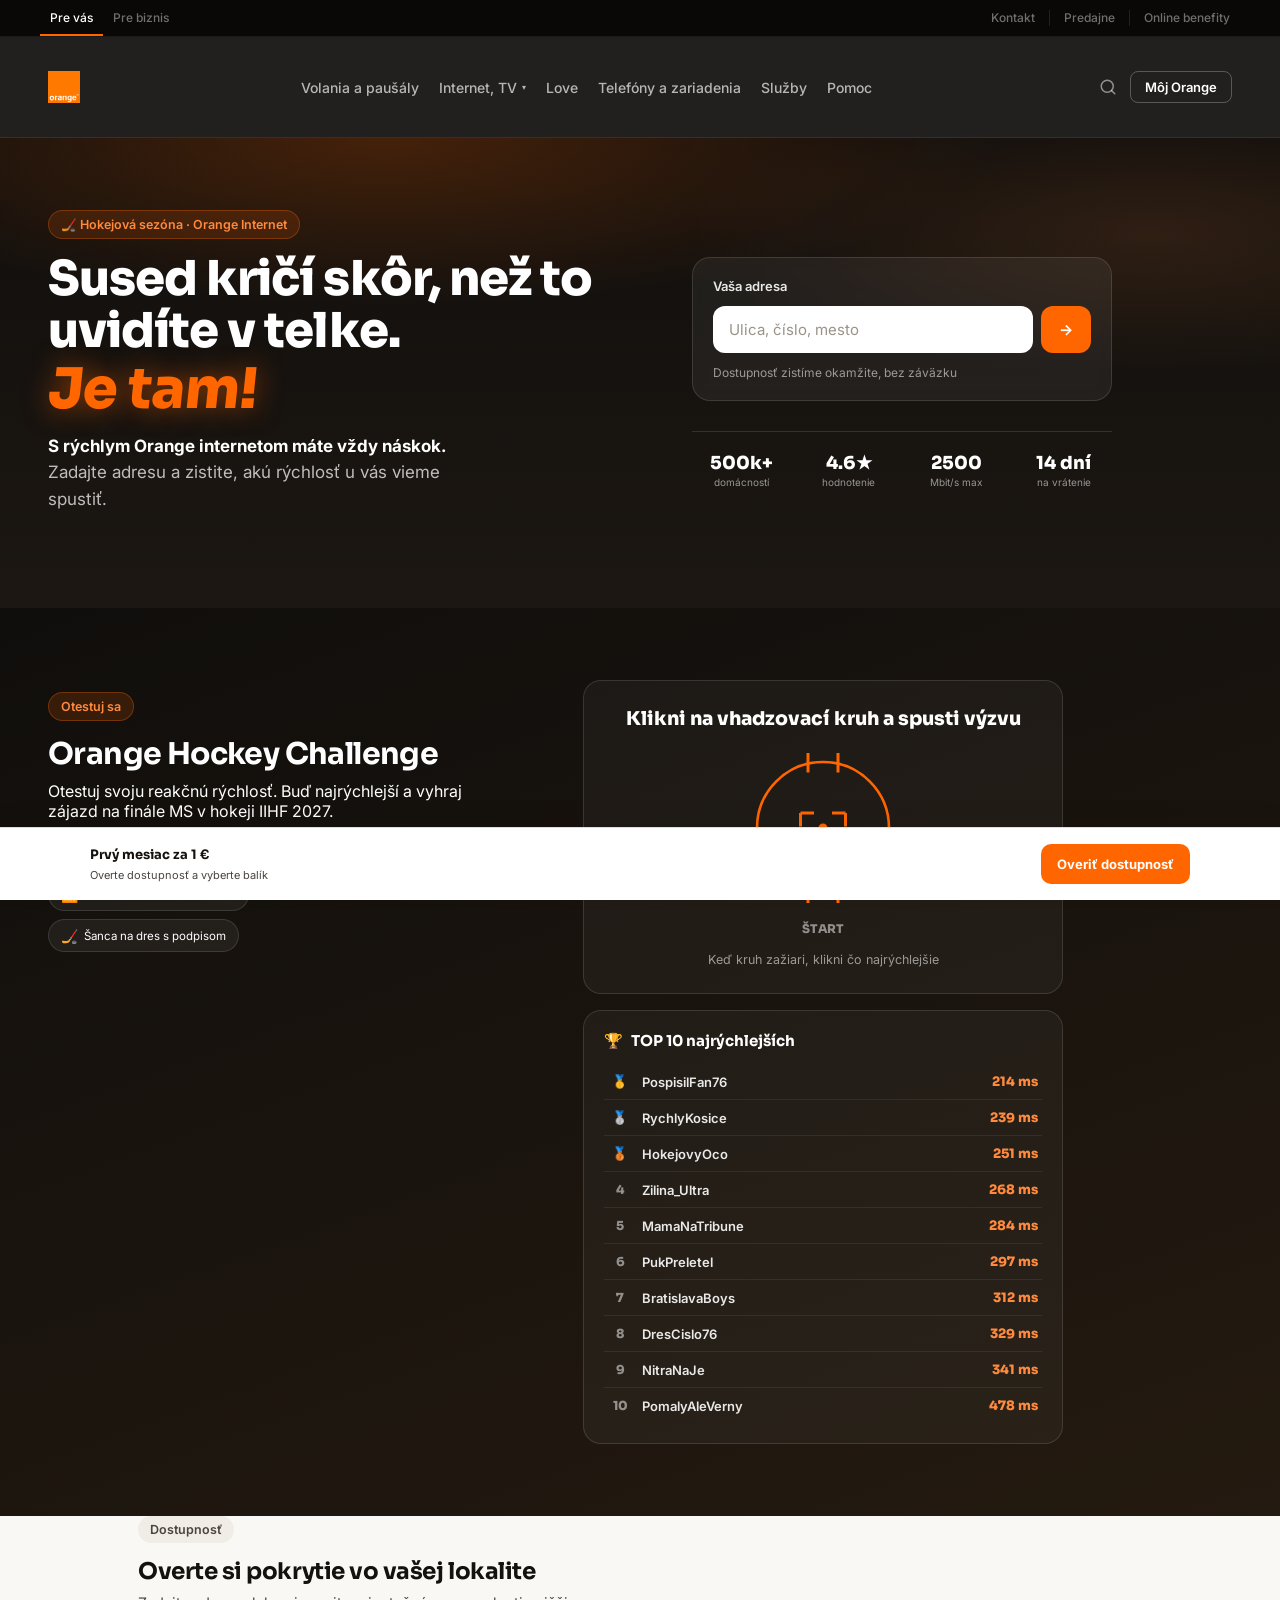
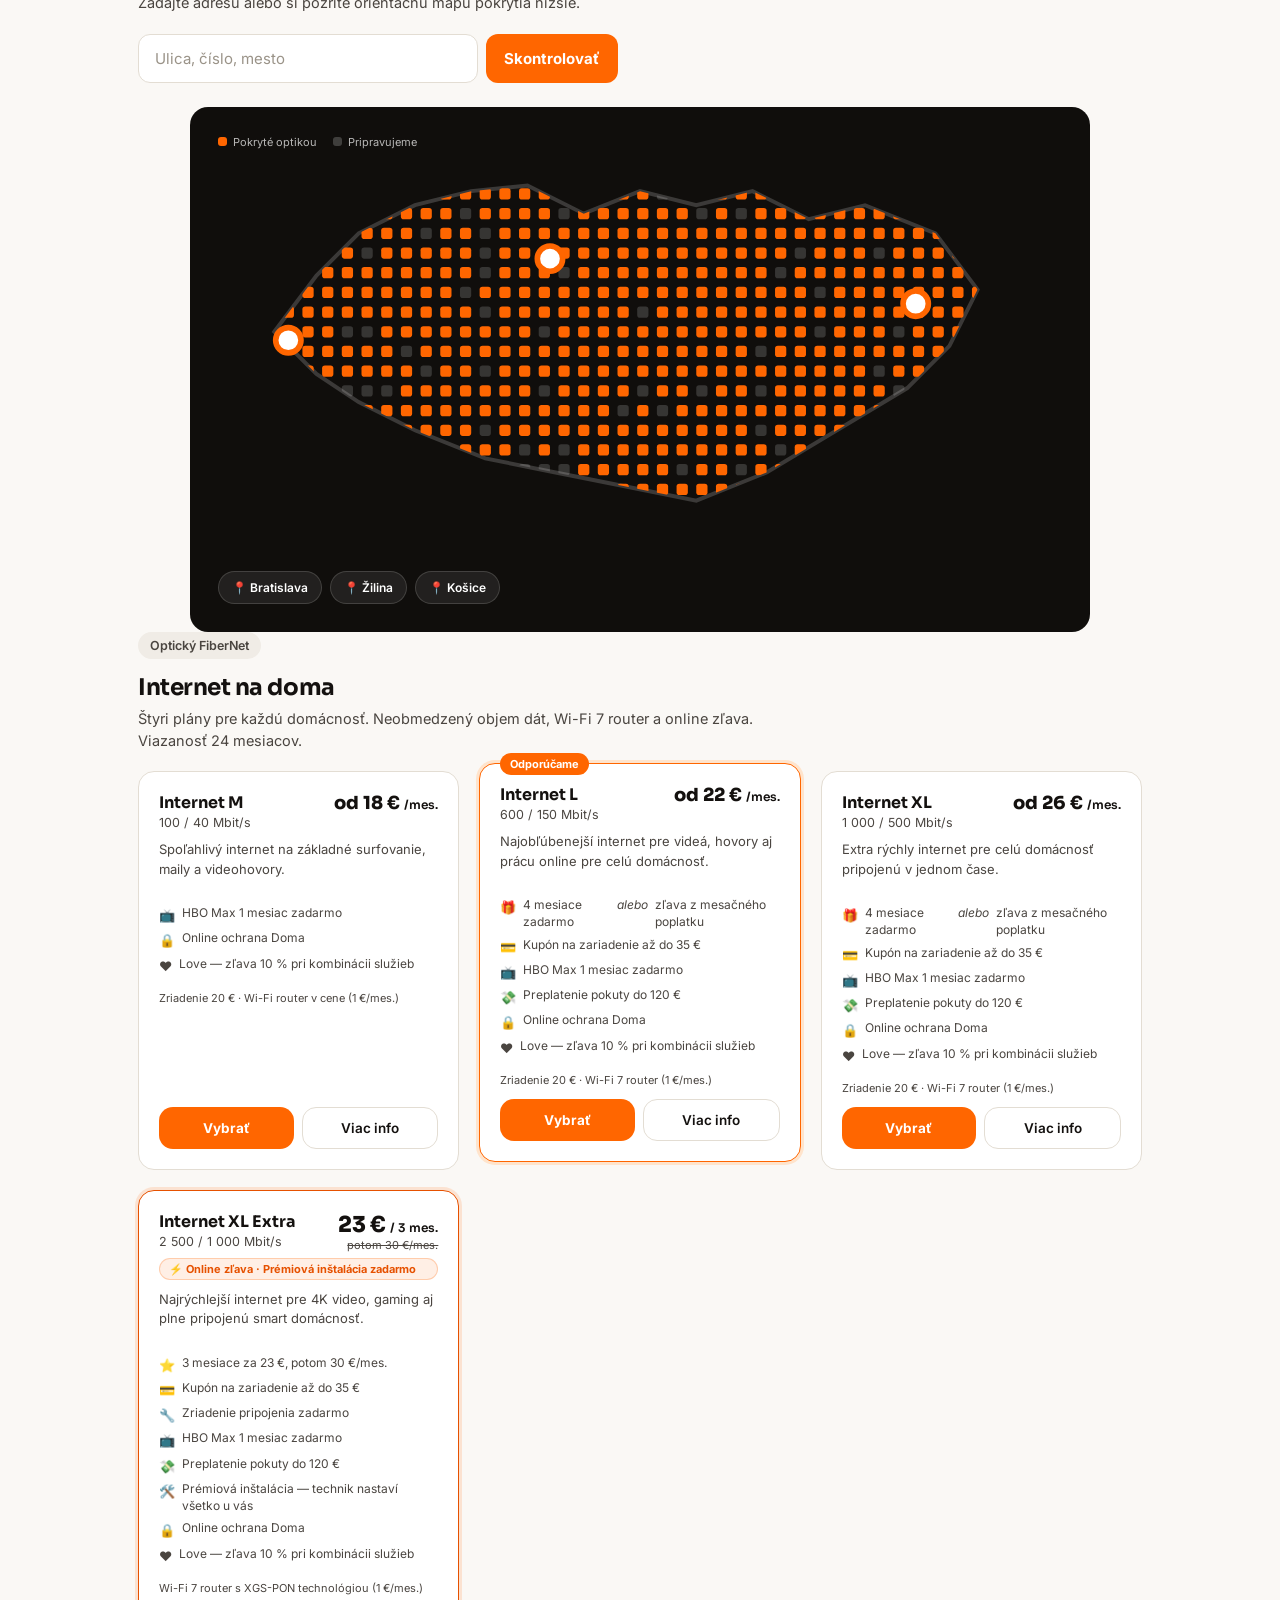
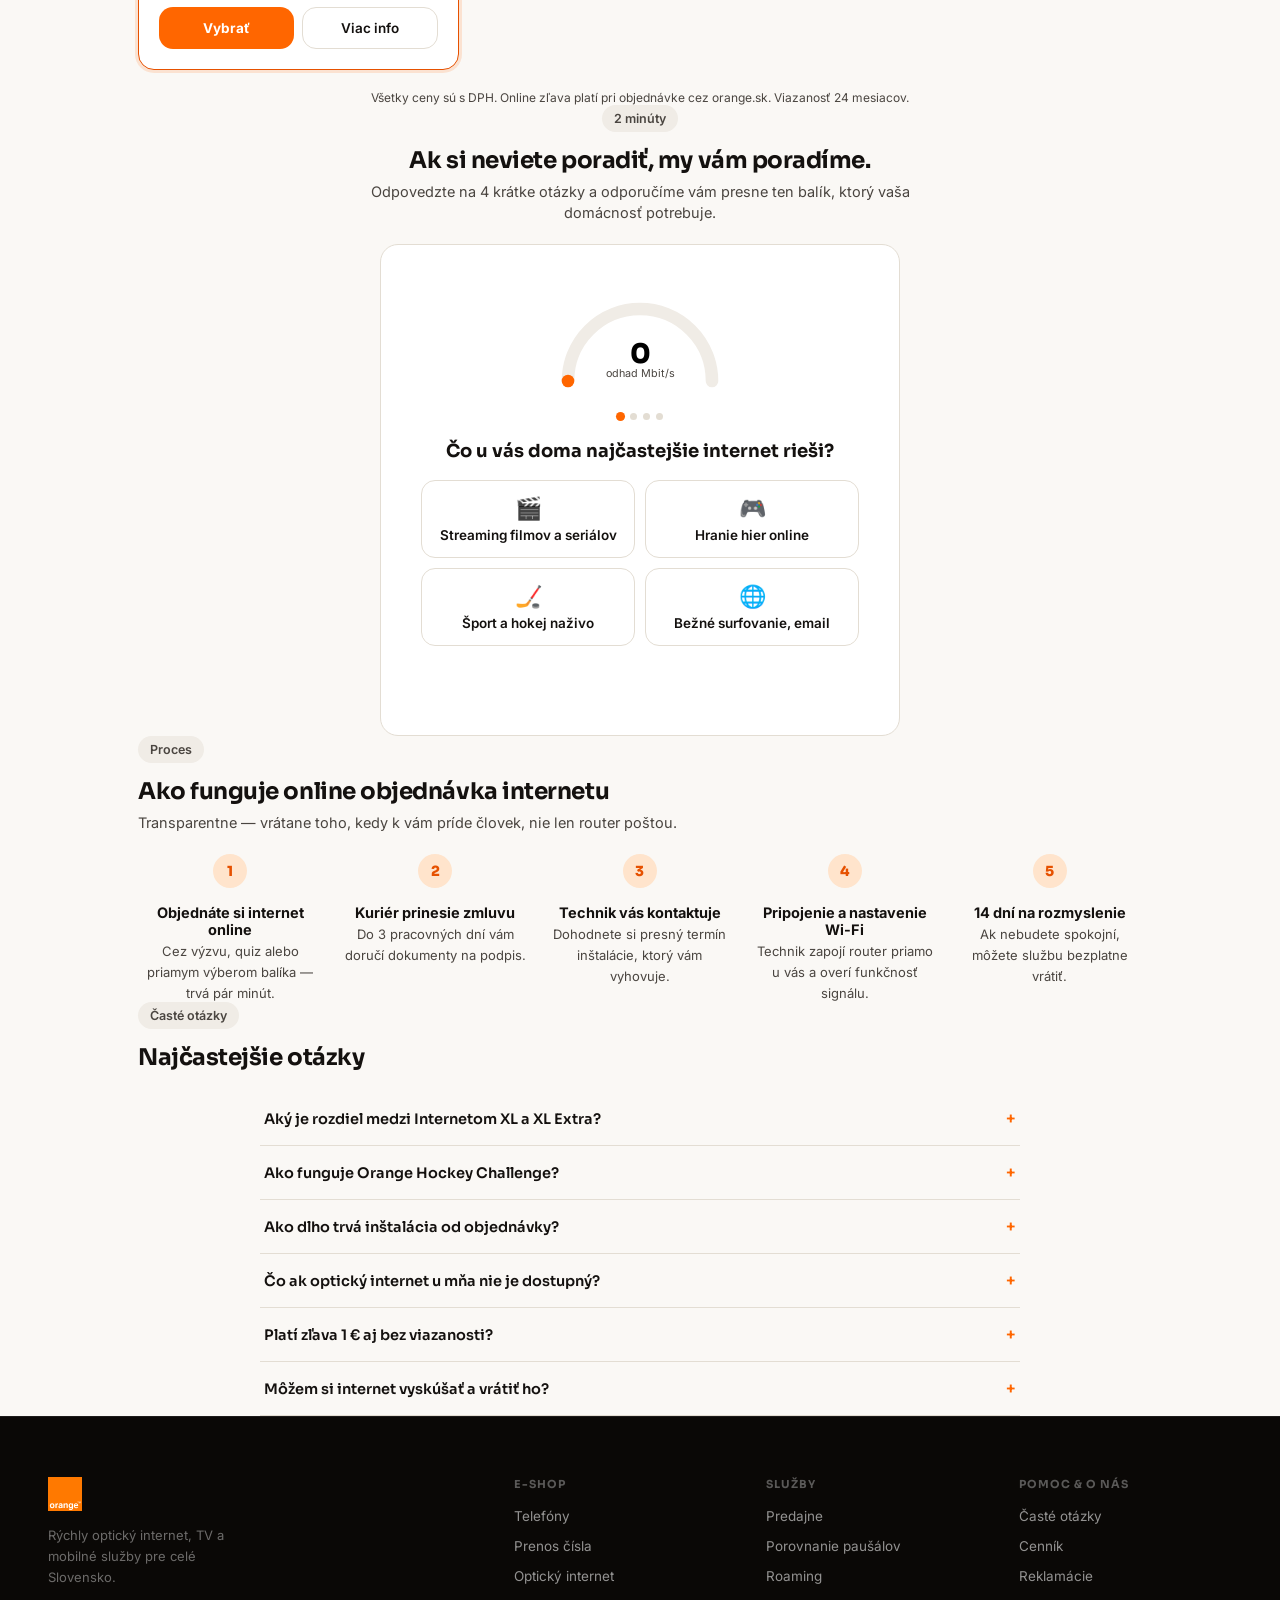
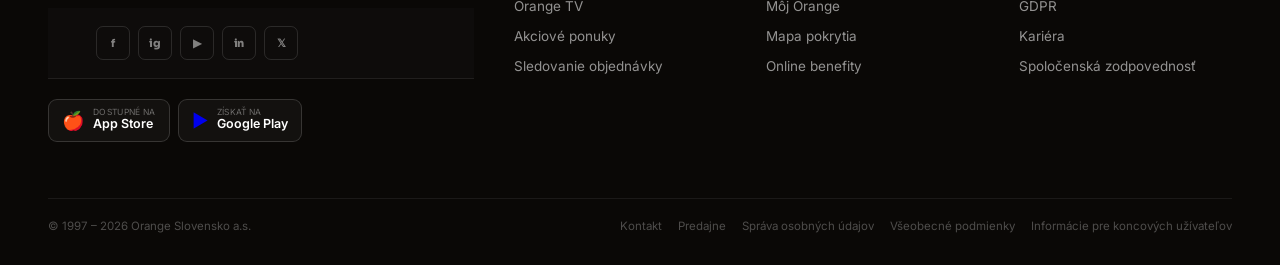
<file: orange2.html>
<!DOCTYPE html>
<html lang="sk">
<head>
<meta charset="UTF-8">
<meta name="viewport" content="width=device-width, initial-scale=1.0">
<meta name="color-scheme" content="light">
<meta name="supported-color-schemes" content="light">
<title>Orange Internet — Je tam!</title>
<link rel="preconnect" href="https://fonts.googleapis.com">
<link href="https://fonts.googleapis.com/css2?family=Sora:wght@400;600;700;800&family=Inter:wght@400;500;600;700&display=swap" rel="stylesheet">
<style>
  :root{
    color-scheme: light;
    --orange: #FF6600;
    --orange-deep: #E65100;
    --orange-glow: #FF8A3D;
    --ink: #14110F;
    --ink-soft: #4A4540;
    --paper: #FAF8F5;
    --paper-dim: #F0ECE6;
    --tint: #FFE4CC;
    --line: #E3DDD3;
    --ok: #1F7A4D;
    --night: #100E0C;
    --night-2: #1C1712;
    --radius: 18px;
  }
  *{box-sizing:border-box; margin:0; padding:0;}
  html{scroll-behavior:smooth; background:var(--paper);}
  body{
    font-family:'Inter', sans-serif;
    background:var(--paper) !important;
    color:var(--ink) !important;
    -webkit-font-smoothing:antialiased;
  }
  h1,h2,h3,.display{ font-family:'Sora', sans-serif; letter-spacing:-0.02em; }
  ul{ list-style:none; }
  button{ font-family:'Inter'; }
  @media (prefers-reduced-motion: reduce){
    *{animation-duration:0.001ms !important; transition-duration:0.001ms !important;}
  }

  .je-tam{
    display:inline-block; font-family:'Sora'; font-weight:800; color:var(--orange);
    transform:skewX(-6deg); text-shadow:0 0 26px rgba(255,102,0,.55); letter-spacing:-0.01em;
  }

  /* ---------- NAV ---------- */
  nav{
    padding:16px 20px; background:rgba(16,14,12,0.92); backdrop-filter:blur(10px);
    border-bottom:1px solid rgba(255,255,255,0.08);
  }
  .logo{ font-family:'Sora'; font-weight:800; font-size:22px; color:var(--orange); }
  .menu-dot{width:22px;height:22px;display:flex;flex-direction:column;justify-content:center;gap:4px;}
  .menu-dot span{display:block;height:2px;background:#fff;border-radius:2px;}

  section{ max-width:560px; margin:0 auto; padding:0 20px; }
  .sec{ padding:44px 20px; }
  .sec-head{ margin-bottom:20px; }
  .eyebrow{
    display:inline-flex; align-items:center; gap:6px;
    font-size:12.5px; font-weight:600; color:var(--orange-deep);
    background:var(--tint); padding:6px 12px; border-radius:100px; margin-bottom:14px;
  }
  .sec-head .eyebrow{ background:var(--paper-dim); color:var(--ink-soft); }
  .sec-head h2{ font-size:23px; margin:0 0 6px; color:var(--ink); }
  .sec-head p{ color:var(--ink-soft); font-size:14.5px; line-height:1.5; }
  .sec-head.center{ text-align:center; }

  /* ---------- HERO ---------- */
  .hero{
    background:
      radial-gradient(ellipse 80% 60% at 30% 0%, rgba(255,102,0,0.22), transparent 60%),
      radial-gradient(ellipse 60% 50% at 90% 20%, rgba(255,138,61,0.12), transparent 60%),
      linear-gradient(180deg, var(--night) 0%, var(--night-2) 100%);
    color:#fff; max-width:none; padding:44px 20px 40px;
  }
  .hero-inner{ max-width:560px; margin:0 auto; }
  .hero .eyebrow{ color:var(--orange-glow); background:rgba(255,102,0,0.14); border:1px solid rgba(255,102,0,0.3); }
  .hero h1{ font-size:33px; line-height:1.1; font-weight:800; margin-bottom:14px; color:#fff; }
  .hero h1 .je-tam{ font-size:38px; display:block; margin-top:2px; }
  .hero p{ color:rgba(255,255,255,0.72); font-size:15.5px; line-height:1.55; margin-bottom:24px; }
  .hero p b{ color:#fff; }

  .address-box{
    background:rgba(255,255,255,0.06); border:1px solid rgba(255,255,255,0.12);
    border-radius:var(--radius); padding:20px; display:flex; flex-direction:column; gap:12px; backdrop-filter:blur(6px);
  }
  .address-box label{ color:#fff; font-size:13px; font-weight:600; opacity:.9; }
  .address-row{ display:flex; gap:8px; }
  .address-row input{
    flex:1; border:none; border-radius:12px; padding:14px 16px; font-size:15px; outline:none;
    background:#fff; color:var(--ink); font-family:'Inter';
  }
  .address-row input::placeholder{ color:#9A9388; }
  .address-row button{
    background:var(--orange); color:#fff; border:none; border-radius:12px;
    padding:0 18px; font-weight:700; font-size:15px; cursor:pointer; transition:background .15s ease;
  }
  .address-row button:hover{ background:var(--orange-deep); }
  .address-hint{ color:#fff; opacity:.55; font-size:12px; }

  .stat-row{
    display:grid; grid-template-columns:repeat(4,1fr); gap:10px;
    margin:26px 0 0; padding-top:20px; border-top:1px solid rgba(255,255,255,0.12);
  }
  .stat{ text-align:center; }
  .stat b{ display:block; font-family:'Sora'; font-weight:800; font-size:18px; color:#fff; }
  .stat span{ display:block; font-size:10px; color:rgba(255,255,255,0.55); margin-top:2px; line-height:1.25; }

  /* ---------- HOCKEY CHALLENGE GAME ---------- */
  .challenge{
    max-width:none; background:linear-gradient(160deg, var(--night) 0%, #241A10 100%); color:#fff; padding:44px 20px;
  }
  .challenge-inner{ max-width:560px; margin:0 auto; }
  .challenge .eyebrow{ background:rgba(255,102,0,0.16); color:var(--orange-glow); border:1px solid rgba(255,102,0,0.3); }
  .challenge h2{ color:#fff; font-size:24px; margin:0 0 8px; }
  .challenge > .challenge-inner > p{ color:rgba(255,255,255,0.72); font-size:14.5px; line-height:1.55; margin-bottom:8px; }
  .reward-row{ display:flex; gap:8px; margin:16px 0 22px; flex-wrap:wrap; }
  .reward-chip{
    display:flex; align-items:center; gap:6px; background:rgba(255,255,255,0.06);
    border:1px solid rgba(255,255,255,0.12); border-radius:100px; padding:7px 12px; font-size:11.5px;
  }
  .reward-chip .ic{ font-size:14px; }

  .game-box{
    background:rgba(255,255,255,0.04); border:1px solid rgba(255,255,255,0.12);
    border-radius:var(--radius); padding:26px 20px; text-align:center; position:relative; overflow:hidden; min-height:280px;
    display:flex; flex-direction:column; align-items:center; justify-content:center;
  }
  .puck-btn{
    width:150px; height:150px; border:none; background:none; cursor:pointer; padding:0;
    transition:transform .08s ease;
  }
  .puck-btn:active{ transform:scale(.94); }
  .puck-btn svg .fo-circle{ stroke:var(--orange); stroke-width:3.5; fill:none; transition:stroke .3s ease, filter .3s ease; }
  .puck-btn svg .fo-tick{ stroke:var(--orange); stroke-width:4; transition:stroke .3s ease; }
  .puck-btn svg .fo-cross{ stroke:var(--orange); stroke-width:4; transition:stroke .3s ease; }
  .puck-btn svg .fo-dot{ fill:var(--orange); transition:fill .3s ease, r .3s ease; }
  .puck-btn.ready svg .fo-circle{ stroke:var(--orange-glow); filter:drop-shadow(0 0 14px rgba(255,102,0,.8)); }
  .puck-btn.ready svg .fo-tick{ stroke:var(--orange-glow); }
  .puck-btn.ready svg .fo-cross{ stroke:var(--orange-glow); }
  .puck-btn.ready svg .fo-dot{ fill:#fff; animation:dotPulse .6s ease-in-out infinite; }
  @keyframes dotPulse{ 0%,100%{ r:6; } 50%{ r:9; } }
  .puck-label{ font-family:'Sora'; font-weight:800; font-size:12px; color:rgba(255,255,255,.5); margin-top:14px; letter-spacing:.03em; text-transform:uppercase; }
  .game-msg{ font-family:'Sora'; font-weight:800; font-size:19px; margin-bottom:20px; min-height:26px; }
  .game-sub{ font-size:12.5px; color:rgba(255,255,255,0.55); margin-top:16px; }

  .result-panel{ display:none; width:100%; }
  .result-panel.show{ display:block; animation:fadeUp .4s ease; }
  @keyframes fadeUp{ from{opacity:0; transform:translateY(10px);} to{opacity:1; transform:translateY(0);} }
  .result-time{ font-family:'Sora'; font-weight:800; font-size:44px; color:var(--orange-glow); line-height:1; margin-bottom:4px; }
  .result-time span{ font-size:16px; color:rgba(255,255,255,.6); font-weight:600; }
  .result-tier{ font-family:'Sora'; font-weight:700; font-size:16px; margin-bottom:6px; }
  .result-percentile{ font-size:12.5px; color:rgba(255,255,255,.6); margin-bottom:18px; }
  .result-perks{ text-align:left; display:flex; flex-direction:column; gap:8px; margin-bottom:20px; }
  .perk{ display:flex; gap:10px; align-items:flex-start; font-size:12.5px; color:rgba(255,255,255,.85); background:rgba(255,255,255,0.05); border-radius:10px; padding:10px 12px; }
  .perk .ic{ font-size:16px; flex-shrink:0; }
  .perk.locked{ opacity:.45; }
  .game-ctas{ display:flex; gap:8px; }

  .lb-save{ display:none; flex-direction:column; gap:8px; margin-bottom:14px; }
  .lb-save.show{ display:flex; }
  .lb-save input{
    border:1px solid rgba(255,255,255,0.2); background:rgba(255,255,255,0.06); color:#fff;
    border-radius:12px; padding:12px 14px; font-size:14px; outline:none; font-family:'Inter';
  }
  .lb-save input::placeholder{ color:rgba(255,255,255,.4); }
  .lb-note{ font-size:10.5px; color:rgba(255,255,255,.45); text-align:center; line-height:1.4; }
  .lb-saved{ display:none; text-align:center; font-size:13px; color:#7CD98A; font-weight:600; margin-bottom:14px; }
  .lb-saved.show{ display:block; }

  .leaderboard-box{
    background:rgba(255,255,255,0.04); border:1px solid rgba(255,255,255,0.12);
    border-radius:var(--radius); padding:20px; margin-top:16px;
  }
  .lb-head{
    display:flex; align-items:center; gap:8px; font-family:'Sora'; font-weight:700; font-size:15px;
    color:#fff; margin-bottom:14px; flex-wrap:wrap;
  }
  .lb-loading{ text-align:center; font-size:12.5px; color:rgba(255,255,255,.5); padding:16px 0; }
  .lb-row{
    display:flex; align-items:center; gap:10px; padding:9px 4px;
    border-bottom:1px solid rgba(255,255,255,0.07); font-size:13px; color:rgba(255,255,255,.9);
  }
  .lb-row:last-child{ border-bottom:none; }
  .lb-rank{
    width:24px; flex-shrink:0; font-family:'Sora'; font-weight:800; font-size:12.5px;
    color:rgba(255,255,255,.5); text-align:center;
  }
  .lb-row:nth-child(1) .lb-rank, .lb-row.r1 .lb-rank{ color:#FFD54A; }
  .lb-row.r2 .lb-rank{ color:#CFE0EA; }
  .lb-row.r3 .lb-rank{ color:#E3A063; }
  .lb-name{ flex:1; font-weight:600; }
  .lb-time{ font-family:'Sora'; font-weight:800; color:var(--orange-glow); }
  .lb-empty{ text-align:center; font-size:12.5px; color:rgba(255,255,255,.5); padding:16px 0; }
  .cta-primary{
    width:100%; background:var(--orange); color:#fff; border:none; border-radius:14px;
    padding:15px; font-size:15px; font-weight:700; cursor:pointer; transition:background .15s ease;
  }
  .cta-primary:hover{ background:var(--orange-deep); }
  .cta-outline{
    width:100%; background:transparent; color:#fff; border:1.5px solid rgba(255,255,255,0.25); border-radius:14px;
    padding:13px; font-size:13.5px; font-weight:600; cursor:pointer;
  }

  /* ---------- COVERAGE / MAP ---------- */
  .coverage-form{ display:flex; flex-direction:column; gap:10px; margin-bottom:22px; }
  .coverage-form .address-row input{
    background:#fff; border:1.5px solid var(--line); color:var(--ink);
  }
  .coverage-form .address-row button{ background:var(--orange); }

  .map-wrap{
    background:var(--night); border-radius:var(--radius); padding:20px; position:relative;
  }
  .map-legend{ display:flex; gap:16px; margin-bottom:14px; }
  .map-legend .li{ display:flex; align-items:center; gap:6px; font-size:11px; color:rgba(255,255,255,.7); }
  .map-legend .dot{ width:9px; height:9px; border-radius:3px; }
  .dot.on{ background:var(--orange); }
  .dot.soon{ background:rgba(255,255,255,0.2); }

  .map-wrap svg.sk-map{ width:100%; height:auto; display:block; margin-bottom:4px; }
  .sk-outline{ fill:none; stroke:rgba(255,255,255,0.18); stroke-width:1.4; }
  .sk-dot{ fill:var(--orange); }
  .sk-dot.soon{ fill:rgba(255,255,255,0.16); }
  .city-dot{ fill:#fff; stroke:var(--orange); stroke-width:2; cursor:pointer; }
  .city-dot.active{ fill:var(--orange); }

  .city-pins{ display:flex; gap:8px; flex-wrap:wrap; margin-top:14px; }
  .pin{
    background:rgba(255,255,255,0.08); border:1px solid rgba(255,255,255,0.15); color:#fff;
    border-radius:100px; padding:8px 13px; font-size:12px; font-weight:600; cursor:pointer;
    display:flex; align-items:center; gap:5px;
  }
  .pin.active{ background:var(--orange); border-color:var(--orange); }
  .pin-info{
    margin-top:12px; background:rgba(255,255,255,0.06); border:1px solid rgba(255,255,255,0.12);
    border-radius:12px; padding:14px; font-size:12.5px; color:rgba(255,255,255,.85); display:none;
  }
  .pin-info.show{ display:block; animation:fadeUp .3s ease; }
  .pin-info b{ color:#fff; }

  /* ---------- PRICING ---------- */
  .plans{ display:flex; flex-direction:column; gap:14px; }
  .plan{ background:#fff; border:1.5px solid var(--line); border-radius:16px; padding:20px; position:relative; }
  .plan.reco{ border-color:var(--orange); box-shadow:0 0 0 3px var(--tint); }
  .plan .ribbon{
    position:absolute; top:-11px; left:20px; background:var(--orange); color:#fff;
    font-size:11px; font-weight:700; padding:4px 10px; border-radius:100px;
  }
  .plan-top{ display:flex; justify-content:space-between; align-items:flex-start; margin-bottom:10px; }
  .plan-name2{ font-family:'Sora'; font-weight:700; font-size:16px; }
  .plan-speed2{ font-size:12.5px; color:var(--ink-soft); margin-top:2px; }
  .plan-price{ text-align:right; }
  .plan-price .was{ font-size:12px; color:var(--ink-soft); text-decoration:line-through; }
  .plan-price .now{ font-family:'Sora'; font-weight:800; font-size:22px; }
  .plan-price .now span{ font-size:12px; font-weight:600; }
  .plan-desc{ font-size:13px; color:var(--ink-soft); line-height:1.5; margin-bottom:14px; }
  .plan-benefits{ display:flex; gap:14px; border-top:1px solid var(--line); padding-top:12px; margin-top:2px; }
  .plan-benefits .benefit{ text-align:center; flex:1; font-size:10px; color:var(--ink-soft); }
  .plan-benefits .bic{ font-size:16px; display:block; margin-bottom:3px; }
  .plan-ctas{ display:flex; gap:8px; margin-top:14px; }
  .plan-ctas button{ flex:1; padding:12px; font-size:13.5px; }
  .cta-secondary{
    background:#fff; color:var(--ink); border:1.5px solid var(--line); border-radius:14px; font-weight:600; cursor:pointer;
  }

  /* ---------- ASSESSMENT ---------- */
  .quiz-card{ background:#fff; border:1px solid var(--line); border-radius:var(--radius); padding:28px 22px; overflow:hidden; }
  .gauge-wrap{ display:flex; justify-content:center; margin-bottom:22px; }
  svg#gauge{ width:180px; height:110px; overflow:visible; }
  .gauge-track{ fill:none; stroke:var(--paper-dim); stroke-width:14; stroke-linecap:round; }
  .gauge-fill{ fill:none; stroke:var(--orange); stroke-width:14; stroke-linecap:round;
    transition: stroke-dasharray .6s cubic-bezier(.65,0,.35,1); }
  .gauge-num{ font-family:'Sora'; font-weight:800; font-size:30px; }
  .gauge-unit{ font-family:'Inter'; font-size:12px; fill:var(--ink-soft); }

  .progress-dots{ display:flex; justify-content:center; gap:6px; margin-bottom:20px; }
  .progress-dots span{ width:7px; height:7px; border-radius:50%; background:var(--line); transition:background .2s ease, transform .2s ease;}
  .progress-dots span.active{ background:var(--orange); transform:scale(1.3); }
  .progress-dots span.done{ background:var(--orange-deep); }

  .q-title{ font-size:18px; font-weight:700; text-align:center; margin-bottom:18px; font-family:'Sora'; }
  .opts{ display:grid; grid-template-columns:1fr 1fr; gap:10px; }
  .opts.single-col{ grid-template-columns:1fr; }
  .opt{
    border:1.5px solid var(--line); border-radius:14px; padding:14px 12px; text-align:center; cursor:pointer; background:#fff;
    transition:border-color .15s ease, background .15s ease, transform .1s ease; font-size:13.5px; font-weight:600;
  }
  .opt .ic{ font-size:22px; display:block; margin-bottom:6px; }
  .opt:hover{ border-color:var(--orange); }
  .opt:active{ transform:scale(.97); }

  .q-nav{ display:flex; justify-content:space-between; margin-top:20px; }
  .btn-ghost{ background:none; border:none; color:var(--ink-soft); font-size:14px; font-weight:600; cursor:pointer; padding:8px; }
  .btn-ghost:disabled{ opacity:0; pointer-events:none; }

  .result{ display:none; }
  .result.show{ display:block; animation:fadeUp .5s ease; }
  .result-badge{
    display:inline-block; background:var(--ok); color:#fff; font-size:12px; font-weight:700;
    padding:5px 12px; border-radius:100px; margin-bottom:14px;
  }
  .result h3{ font-size:22px; margin-bottom:4px; }
  .result .why{ color:var(--ink-soft); font-size:14px; margin-bottom:18px; }

  .price-card{ background:var(--night); color:#fff; border-radius:16px; padding:22px 22px 18px; margin-bottom:14px; }
  .price-card .top-row{ display:flex; justify-content:space-between; align-items:flex-start; margin-bottom:16px; }
  .price-card .plan-name{ font-family:'Sora'; font-weight:700; font-size:16px; margin-bottom:4px; }
  .price-card .plan-speed{ font-size:12.5px; opacity:.7; }
  .price-card .price{ text-align:right; }
  .price-card .price .was{ font-size:12px; opacity:.55; text-decoration:line-through; }
  .price-card .price .first-month{ font-family:'Sora'; font-weight:800; font-size:26px; color:var(--orange); line-height:1.15; }
  .price-card .price .then{ font-size:11.5px; opacity:.65; margin-top:4px; }
  .price-card .benefits{ display:flex; gap:16px; border-top:1px solid rgba(255,255,255,0.12); padding-top:14px; }
  .price-card .benefit{ text-align:center; flex:1; font-size:10.5px; opacity:.85; }
  .price-card .benefit .bic{ font-size:17px; display:block; margin-bottom:4px; }

  .addon{
    display:flex; gap:10px; align-items:flex-start; background:var(--paper-dim);
    border-radius:12px; padding:12px 14px; margin-bottom:16px; font-size:13px; color:var(--ink-soft);
  }
  .binding-note{ font-size:11.5px; color:var(--ink-soft); text-align:center; margin-bottom:14px; }
  .restart{ text-align:center; margin-top:12px; }
  .restart button{ background:none; border:none; color:var(--ink-soft); font-size:12.5px; text-decoration:underline; cursor:pointer; }

  /* ---------- PROCESS ---------- */
  .steps{ display:flex; flex-direction:column; gap:18px; }
  .step{ display:flex; gap:14px; align-items:flex-start; }
  .step .num{
    flex-shrink:0; width:34px; height:34px; border-radius:50%; background:var(--tint); color:var(--orange-deep);
    font-family:'Sora'; font-weight:800; font-size:14px; display:flex; align-items:center; justify-content:center;
  }
  .step .txt b{ display:block; font-size:14.5px; margin-bottom:2px; }
  .step .txt span{ font-size:13px; color:var(--ink-soft); line-height:1.45; }

  /* ---------- FAQ ---------- */
  .faq-item{ border-bottom:1px solid var(--line); }
  .faq-q{
    width:100%; text-align:left; background:none; border:none; padding:16px 4px;
    display:flex; justify-content:space-between; align-items:center; cursor:pointer;
    font-family:'Sora'; font-weight:600; font-size:14.5px; color:var(--ink);
  }
  .faq-q .chev{ transition:transform .2s ease; color:var(--orange); font-size:16px; flex-shrink:0; margin-left:12px; }
  .faq-item.open .faq-q .chev{ transform:rotate(45deg); }
  .faq-a{ max-height:0; overflow:hidden; transition:max-height .25s ease; }
  .faq-item.open .faq-a{ max-height:220px; }
  .faq-a p{ padding:0 4px 16px; font-size:13.5px; color:var(--ink-soft); line-height:1.55; }

  /* ---------- STICKY CTA ---------- */
  .sticky-cta{
    position:fixed; bottom:0; left:0; right:0; z-index:40;
    background:#fff; border-top:1px solid var(--line);
    padding:12px 20px; box-shadow:0 -8px 24px rgba(0,0,0,0.06);
  }
  .sticky-cta-inner{ display:flex; gap:10px; align-items:center; }
  .sticky-cta .txt{ flex:1; }
  .sticky-cta .txt b{ display:block; font-size:13px; font-family:'Sora'; }
  .sticky-cta .txt span{ font-size:11px; color:var(--ink-soft); }
  .sticky-cta button{
    background:var(--orange); color:#fff; border:none; border-radius:10px;
    padding:12px 16px; font-weight:700; font-size:13px; cursor:pointer; white-space:nowrap;
  }
  footer.pad{ height:90px; }

  /* =========================================================
     RESPONSIVE — DESKTOP / TABLET
     Mobile styles above stay the default (mobile-first).
     These media queries widen things out on bigger screens.
  ========================================================= */
  @media (min-width: 720px){
    section{ max-width:700px; }

    .hero-inner, .challenge-inner{ max-width:700px; }

    /* pricing cards go 2-up on tablet */
    .plans{ display:grid; grid-template-columns:1fr 1fr; align-items:start; }
    .plan.reco{ grid-column:1 / -1; }

    .opts{ grid-template-columns:1fr 1fr; }

    .steps{ max-width:640px; margin:0 auto; }
  }

  @media (min-width: 1080px){
    nav{ padding:18px 48px; }
    .nav-inner{ max-width:1200px; }
    .sec, section{ max-width:1100px; padding:0 48px; }
    .hero{ padding:72px 48px; }
    .challenge{ padding:72px 48px; }

    /* HERO becomes a real two-column layout */
    .hero-inner{
      max-width:1200px; display:grid;
      grid-template-columns:1.05fr .95fr; gap:64px; align-items:center;
    }
    .hero-copy{ padding-right:8px; }
    .hero h1{ font-size:48px; line-height:1.08; }
    .hero h1 .je-tam{ font-size:56px; }
    .hero p{ font-size:17px; max-width:440px; }
    .hero-visual{ max-width:420px; }
    .stat-row{ margin-top:30px; }

    /* CHALLENGE becomes two columns: pitch left, game+leaderboard right */
    .challenge-inner{
      max-width:1200px; display:grid;
      grid-template-columns:.85fr 1.15fr; gap:56px; align-items:start;
    }
    .challenge-copy{ padding-top:12px; }
    .challenge h2{ font-size:30px; }
    .challenge-copy p{ font-size:16px; max-width:420px; }
    .reward-row{ flex-direction:column; align-items:flex-start; }
    .challenge-visual{ max-width:480px; }

    /* COVERAGE: form + legend stay readable width, map gets a cap so it doesn't sprawl */
    #coverage-anchor .sec-head{ max-width:560px; }
    #coverage-anchor .coverage-form{ max-width:480px; margin:0 0 24px; }
    .map-wrap{ max-width:900px; padding:28px; margin:0 auto; }

    /* PRICING: three balanced columns, no more full-width ribbon override */
    #plans-anchor .sec-head{ max-width:640px; }
    .plans{ grid-template-columns:1fr 1fr 1fr; gap:20px; }
    .plan.reco{ grid-column:auto; transform:translateY(-8px); }
    .plan{ display:flex; flex-direction:column; height:100%; }
    .plan-ctas{ margin-top:auto; }

    /* ASSESSMENT: keep the card at a comfortable reading/interaction width */
    #quiz-anchor{ max-width:1100px; }
    #quiz-anchor .sec-head{ max-width:560px; margin-left:auto; margin-right:auto; }
    .quiz-card{ max-width:520px; margin:0 auto; padding:36px 40px; }

    /* PROCESS: horizontal timeline instead of a long vertical list */
    .sec .sec-head{ max-width:640px; }
    .steps{ max-width:1100px; flex-direction:row; gap:20px; }
    .step{ flex-direction:column; text-align:center; flex:1; align-items:center; }
    .step .txt{ margin-top:2px; }

    /* FAQ: comfortable reading width, centered */
    #faq{ max-width:760px; margin:0 auto; }

    .sticky-cta{ padding:16px 48px; }
    .sticky-cta-inner{ max-width:1100px; margin:0 auto; display:flex; align-items:center; gap:10px; width:100%; }
  }

  @media (min-width: 1080px) and (max-width: 1300px){
    .hero-inner{ gap:48px; }
  }

  /* ---------- UTILITY BAR ---------- */
  /* Sticky wrapper — handles both util-bar + nav together */
  #site-header{
    position:sticky; top:0; z-index:51;
    transition:transform .35s cubic-bezier(.4,0,.2,1);
    will-change:transform;
  }
  #site-header.nav-scrolled{ transform:translateY(0); } /* mobile: no partial hide */
  @media(min-width:720px){
    #site-header.nav-scrolled{ transform:translateY(-36px); } /* hides util-bar (36px), nav stays visible */
  }
  @media(prefers-reduced-motion:reduce){ #site-header{ transition:none; } }

  .util-bar{
    display:none; background:#0a0806;
    border-bottom:1px solid rgba(255,255,255,0.07);
    padding:0 20px;
  }
  .util-bar-inner{
    display:flex; justify-content:space-between; align-items:center;
    max-width:1200px; margin:0 auto; height:36px;
  }
  .util-bar-left,.util-bar-right{ display:flex; }
  .util-link{
    font-size:12px; font-weight:500; color:rgba(255,255,255,.42);
    text-decoration:none; padding:0 10px; height:36px;
    display:inline-flex; align-items:center; gap:5px;
    border-bottom:2px solid transparent; transition:color .15s, border-color .15s;
  }
  .util-link:hover{ color:rgba(255,255,255,.8); }
  .util-link--active{ color:#fff; border-bottom-color:var(--orange); }
  .util-divider{ width:1px; background:rgba(255,255,255,.1); margin:10px 4px; }
  @media(min-width:720px){ .util-bar{ display:block; } }

  /* ---------- NAV INNER LAYOUT ---------- */
  /* nav is no longer sticky on its own — #site-header handles that */
  nav{ top:0; }
  .nav-inner{
    display:flex; align-items:center; justify-content:space-between;
    gap:12px; width:100%; max-width:1200px; margin:0 auto;
  }
  .nav-logo{ display:flex; align-items:center; text-decoration:none; flex-shrink:0; }
  .nav-logo img{ height:32px; width:auto; display:block; }

  /* Nav links with animated underline */
  .nav-links{ display:none; list-style:none; gap:0; margin:0 auto; align-items:center; }
  .nav-links li{ position:relative; }
  .nav-links a, .nav-mega-trigger{
    color:rgba(255,255,255,.68); font-size:14px; font-weight:500;
    text-decoration:none; transition:color .15s;
    padding:0 10px; height:57px; display:inline-flex; align-items:center; gap:4px;
    position:relative; white-space:nowrap; cursor:pointer;
  }
  .nav-links a::after, .nav-mega-trigger::after{
    content:''; position:absolute; bottom:0; left:10px; right:10px; height:2px;
    background:var(--orange); transform:scaleX(0); transform-origin:left;
    transition:transform .22s ease; border-radius:2px;
  }
  .nav-links a:hover, .nav-mega-trigger:hover{ color:#fff; }
  .nav-links a:hover::after, .nav-mega-trigger:hover::after{ transform:scaleX(1); }

  /* Mega menu trigger button */
  .has-mega{ position:relative; }
  .nav-mega-trigger{
    background:none; border:none; font-family:'Inter';
  }
  .nav-mega-trigger .chev{
    font-size:8px; display:inline-block; transition:transform .2s ease; margin-left:1px;
  }
  .has-mega:hover .nav-mega-trigger .chev,
  .has-mega:focus-within .nav-mega-trigger .chev{ transform:rotate(180deg); }

  /* Mega menu panel */
  .mega-menu{
    position:absolute; top:calc(100% + 1px); left:50%;
    transform:translateX(-50%) translateY(8px);
    background:#1a1410; border:1px solid rgba(255,255,255,0.1);
    border-radius:14px; padding:24px 28px; min-width:480px;
    display:grid; grid-template-columns:repeat(3,1fr); gap:24px;
    opacity:0; visibility:hidden;
    transition:opacity .2s ease, transform .2s ease, visibility .2s;
    pointer-events:none; box-shadow:0 24px 60px rgba(0,0,0,.75); z-index:20;
  }
  .has-mega:hover .mega-menu,
  .has-mega:focus-within .mega-menu{
    opacity:1; visibility:visible;
    transform:translateX(-50%) translateY(0); pointer-events:auto;
  }
  .mega-col-title{
    display:block; font-family:'Sora'; font-weight:700; font-size:10.5px;
    text-transform:uppercase; letter-spacing:.09em; color:rgba(255,255,255,.3);
    margin-bottom:10px;
  }
  .mega-menu a{
    display:block; font-size:13.5px; color:rgba(255,255,255,.62);
    text-decoration:none; padding:5px 0; transition:color .12s;
  }
  .mega-menu a::after{ display:none; }
  .mega-menu a:hover{ color:var(--orange); }

  /* Right nav area */
  .nav-right{ display:flex; align-items:center; gap:6px; flex-shrink:0; }
  .nav-search-btn{
    background:none; border:none; cursor:pointer; padding:7px;
    color:rgba(255,255,255,.5); display:none; align-items:center;
    transition:color .15s; border-radius:6px;
  }
  .nav-search-btn:hover{ color:#fff; background:rgba(255,255,255,.07); }
  .nav-moj-orange{
    display:none; color:#fff; border:1.5px solid rgba(255,255,255,.25);
    border-radius:8px; padding:7px 14px; font-size:13px; font-weight:600;
    text-decoration:none; white-space:nowrap;
    transition:border-color .15s, background .15s;
  }
  .nav-moj-orange:hover{ border-color:var(--orange); background:rgba(255,102,0,.1); }
  button.menu-dot{ background:none; border:none; cursor:pointer; padding:4px; }
  .menu-dot span{ transition:transform .22s ease, opacity .15s ease; }
  body.nav-open .menu-dot span:nth-child(1){ transform:translateY(6px) rotate(45deg); }
  body.nav-open .menu-dot span:nth-child(2){ opacity:0; }
  body.nav-open .menu-dot span:nth-child(3){ transform:translateY(-6px) rotate(-45deg); }

  @media(min-width:720px){
    .nav-links{ display:flex; }
    .nav-moj-orange{ display:block; }
    .menu-dot{ display:none !important; }
  }
  @media(min-width:1080px){
    .nav-search-btn{ display:flex; }
    .nav-links a, .nav-mega-trigger{ height:64px; }
  }

  /* ---------- MOBILE MENU ---------- */
  #mobile-menu{
    position:fixed; top:57px; left:0; right:0; z-index:49;
    background:rgba(12,9,7,0.98); backdrop-filter:blur(12px);
    border-bottom:1px solid rgba(255,255,255,0.1);
    transform:translateY(-110%); visibility:hidden;
    transition:transform .28s ease, visibility .28s;
  }
  body.nav-open #mobile-menu{ transform:translateY(0); visibility:visible; }
  .mobile-nav-links{ list-style:none; padding:12px 20px 8px; }
  .mobile-nav-links a{
    display:block; padding:13px 4px; color:rgba(255,255,255,.82); font-size:15px;
    font-weight:500; text-decoration:none; border-bottom:1px solid rgba(255,255,255,0.07);
    transition:color .15s;
  }
  .mobile-nav-links a:hover{ color:#fff; }
  .mobile-nav-links li:last-child a{ border-bottom:none; }
  .mobile-nav-cta{
    display:block; width:calc(100% - 40px); margin:8px 20px 20px;
    background:var(--orange); color:#fff; border:none; border-radius:10px;
    padding:13px; font-size:15px; font-weight:700; cursor:pointer;
    font-family:'Inter'; text-align:center;
  }
  .mobile-nav-cta:hover{ background:var(--orange-deep); }

  /* ---------- PLAN BENEFITS LIST ---------- */
  .plan-benefits-list{ list-style:none; display:flex; flex-direction:column; gap:6px; margin:12px 0 16px; }
  .plan-benefits-list li{ display:flex; gap:7px; align-items:flex-start; font-size:12px; color:var(--ink-soft); line-height:1.4; }
  .plan-benefits-list .bik{ flex-shrink:0; font-size:13px; margin-top:1px; }
  .plan-promo-note{ font-size:11.5px; color:var(--ink-soft); margin-bottom:10px; line-height:1.4; }

  /* ---------- FOOTER ---------- */
  .site-footer{
    background:#0a0806; border-top:1px solid rgba(255,255,255,0.08);
    padding:52px 20px 0;
  }
  .site-footer-inner{
    max-width:1200px; margin:0 auto;
    display:grid; grid-template-columns:1fr; gap:36px; padding-bottom:48px;
  }
  .footer-brand-logo{
    display:flex; align-items:center; text-decoration:none; margin-bottom:14px;
  }
  .footer-brand-logo img{ height:34px; width:auto; }
  .footer-tagline{ font-size:13px; color:rgba(255,255,255,.4); line-height:1.6; max-width:210px; margin-bottom:20px; }
  .footer-social{ display:flex; gap:8px; margin-bottom:20px; }
  .footer-social a{
    width:34px; height:34px; border-radius:7px; border:1px solid rgba(255,255,255,.12);
    display:flex; align-items:center; justify-content:center; font-size:11px; font-weight:800;
    color:rgba(255,255,255,.48); text-decoration:none; transition:border-color .15s, color .15s;
    font-family:'Sora'; letter-spacing:-.01em;
  }
  .footer-social a:hover{ border-color:var(--orange); color:var(--orange); }
  .footer-apps{ display:flex; gap:8px; flex-wrap:wrap; }
  .footer-app-btn{
    display:inline-flex; align-items:center; gap:9px;
    border:1px solid rgba(255,255,255,.15); border-radius:9px;
    padding:8px 13px; text-decoration:none; transition:border-color .15s;
    background:rgba(255,255,255,.04);
  }
  .footer-app-btn:hover{ border-color:rgba(255,255,255,.35); }
  .footer-app-ic{ font-size:18px; }
  .footer-app-text{ display:flex; flex-direction:column; }
  .footer-app-text small{ font-size:8.5px; color:rgba(255,255,255,.38); letter-spacing:.04em; text-transform:uppercase; line-height:1; }
  .footer-app-text span{ font-size:12.5px; font-weight:600; color:#fff; line-height:1.3; }
  .footer-col-title{
    display:block; font-family:'Sora'; font-weight:700; font-size:11px;
    text-transform:uppercase; letter-spacing:.09em;
    color:rgba(255,255,255,.33); margin-bottom:14px;
  }
  .footer-links{ list-style:none; display:flex; flex-direction:column; gap:10px; }
  .footer-links a{ color:rgba(255,255,255,.56); font-size:13.5px; text-decoration:none; transition:color .15s; }
  .footer-links a:hover{ color:#fff; }
  .footer-divider{
    max-width:1200px; margin:0 auto;
    border:none; border-top:1px solid rgba(255,255,255,.07);
  }
  .footer-bottom{
    max-width:1200px; margin:0 auto; padding:18px 0 28px;
    display:flex; flex-wrap:wrap; justify-content:space-between; align-items:center; gap:10px;
    font-size:11.5px; color:rgba(255,255,255,.28);
  }
  .footer-bottom a{ color:rgba(255,255,255,.28); text-decoration:none; transition:color .15s; }
  .footer-bottom a:hover{ color:rgba(255,255,255,.7); }
  .footer-bottom-links{ display:flex; gap:16px; flex-wrap:wrap; }
  @media(min-width:720px){
    .site-footer-inner{ grid-template-columns:2fr 1fr 1fr 1fr; gap:40px; }
  }
  @media(min-width:1080px){
    .site-footer{ padding:60px 48px 0; }
    .site-footer-inner{ padding-bottom:56px; }
    .footer-bottom{ padding:20px 0 32px; }
    #mobile-menu{ top:calc(36px + 57px); }
  }
</style>
</head>
<body>

<header id="site-header">
<!-- Utility bar -->
<div class="util-bar" role="navigation" aria-label="Segment navigácia">
  <div class="util-bar-inner">
    <div class="util-bar-left">
      <a class="util-link util-link--active" href="#">Pre vás</a>
      <a class="util-link" href="#">Pre biznis</a>
    </div>
    <div class="util-bar-right">
      <a class="util-link" href="#">Kontakt</a>
      <span class="util-divider" aria-hidden="true"></span>
      <a class="util-link" href="#">Predajne</a>
      <span class="util-divider" aria-hidden="true"></span>
      <a class="util-link" href="#">Online benefity</a>
    </div>
  </div>
</div>

<nav aria-label="Hlavná navigácia">
  <div class="nav-inner">

    <a class="nav-logo" href="/" aria-label="Orange Slovensko — domov">
      <img src="tender.lb.sk/logo.svg" alt="Orange" width="32" height="32" />
    </a>

    <ul class="nav-links" role="list">
      <li><a href="#">Volania a paušály</a></li>

      <li class="has-mega">
        <button class="nav-mega-trigger" aria-expanded="false" aria-haspopup="true">
          Internet, TV <span class="chev" aria-hidden="true">▾</span>
        </button>
        <div class="mega-menu" role="menu">
          <div>
            <span class="mega-col-title">Internet</span>
            <a href="#coverage-anchor" role="menuitem">Internet na doma</a>
            <a href="#coverage-anchor" role="menuitem">Mobilný internet</a>
            <a href="#coverage-anchor" role="menuitem">Domáci 5GNet</a>
            <a href="#coverage-anchor" role="menuitem">Wi-Fi Mesh</a>
          </div>
          <div>
            <span class="mega-col-title">Televízia</span>
            <a href="#" role="menuitem">FiberTV</a>
            <a href="#" role="menuitem">TV cez satelit</a>
            <a href="#" role="menuitem">TV cez internet</a>
          </div>
          <div>
            <span class="mega-col-title">Kombinácia</span>
            <a href="#" role="menuitem">Internet + TV</a>
            <a href="#" role="menuitem">Ponuka Love</a>
            <a href="#" role="menuitem">Ste náš zákazník?</a>
          </div>
        </div>
      </li>

      <li><a href="#">Love</a></li>
      <li><a href="#">Telefóny a zariadenia</a></li>
      <li><a href="#">Služby</a></li>
      <li><a href="#faq">Pomoc</a></li>
    </ul>

    <div class="nav-right">
      <button class="nav-search-btn" aria-label="Hľadať">
        <svg width="18" height="18" viewBox="0 0 24 24" fill="none" stroke="currentColor" stroke-width="2" stroke-linecap="round" stroke-linejoin="round" aria-hidden="true">
          <circle cx="11" cy="11" r="8"/><line x1="21" y1="21" x2="16.65" y2="16.65"/>
        </svg>
      </button>
      <a class="nav-moj-orange" href="#">Môj Orange</a>
      <button class="menu-dot" id="hamburger" aria-expanded="false" aria-controls="mobile-menu" aria-label="Otvoriť menu">
        <span></span><span></span><span></span>
      </button>
    </div>

  </div>
</nav>
</header>

<div id="mobile-menu" aria-hidden="true">
  <ul class="mobile-nav-links" role="list">
    <li><a href="#coverage-anchor">Pokrytie</a></li>
    <li><a href="#plans-anchor">Balíky internetu</a></li>
    <li><a href="#challenge-anchor">Hockey Challenge</a></li>
    <li><a href="#faq">Časté otázky</a></li>
  </ul>
  <button class="mobile-nav-cta" onclick="document.getElementById('coverage-anchor').scrollIntoView({behavior:'smooth'}); closeMenu()">
    Skontrolovať dostupnosť
  </button>
</div>

<!-- 1. HERO -->
<div class="hero">
  <div class="hero-inner">
    <div class="hero-copy">
      <div class="eyebrow">🏒 Hokejová sezóna · Orange Internet</div>
      <h1>Sused kričí skôr, než to uvidíte v telke.<span class="je-tam">Je tam!</span></h1>
      <p><b>S rýchlym Orange internetom máte vždy náskok.</b> Zadajte adresu a zistite, akú rýchlosť u vás vieme spustiť.</p>
    </div>

    <div class="hero-visual">
      <div class="address-box">
        <label for="addr-hero">Vaša adresa</label>
        <div class="address-row">
          <input id="addr-hero" type="text" placeholder="Ulica, číslo, mesto">
          <button onclick="document.getElementById('coverage-anchor').scrollIntoView({behavior:'smooth'})">→</button>
        </div>
        <div class="address-hint">Dostupnosť zistíme okamžite, bez záväzku</div>
      </div>

      <div class="stat-row">
        <div class="stat"><b>500k+</b><span>domácností</span></div>
        <div class="stat"><b>4.6★</b><span>hodnotenie</span></div>
        <div class="stat"><b>2500</b><span>Mbit/s max</span></div>
        <div class="stat"><b>14 dní</b><span>na vrátenie</span></div>
      </div>
    </div>
  </div>
</div>

<!-- 2. ORANGE HOCKEY CHALLENGE -->
<div class="challenge" id="challenge-anchor">
  <div class="challenge-inner">
    <div class="challenge-copy">
      <div class="eyebrow">Otestuj sa</div>
      <h2>Orange Hockey Challenge</h2>
      <p>Otestuj svoju reakčnú rýchlosť. Buď najrýchlejší a vyhraj zájazd na finále MS v hokeji IIHF 2027.</p>

      <div class="reward-row">
        <div class="reward-chip"><span class="ic">✈️</span>Zájazd na finále IIHF 2027</div>
        <div class="reward-chip"><span class="ic">📶</span>Internet na 3 mesiace za 1 €</div>
        <div class="reward-chip"><span class="ic">🏒</span>Šanca na dres s podpisom</div>
      </div>
    </div>

    <div class="challenge-visual">
    <div class="game-box" id="gameBox">
      <div id="gameActive">
        <div class="game-msg" id="gameMsg">Klikni na vhadzovací kruh a spusti výzvu</div>
        <button class="puck-btn" id="puckBtn" onclick="handlePuckClick()">
          <svg viewBox="0 0 200 200">
            <line class="fo-tick" x1="80" y1="0" x2="80" y2="26"/>
            <line class="fo-tick" x1="120" y1="0" x2="120" y2="26"/>
            <line class="fo-tick" x1="80" y1="174" x2="80" y2="200"/>
            <line class="fo-tick" x1="120" y1="174" x2="120" y2="200"/>
            <circle class="fo-circle" cx="100" cy="100" r="88"/>
            <line class="fo-cross" x1="70" y1="80" x2="88" y2="80"/>
            <line class="fo-cross" x1="70" y1="80" x2="70" y2="98"/>
            <line class="fo-cross" x1="130" y1="80" x2="112" y2="80"/>
            <line class="fo-cross" x1="130" y1="80" x2="130" y2="98"/>
            <line class="fo-cross" x1="70" y1="120" x2="88" y2="120"/>
            <line class="fo-cross" x1="70" y1="120" x2="70" y2="102"/>
            <line class="fo-cross" x1="130" y1="120" x2="112" y2="120"/>
            <line class="fo-cross" x1="130" y1="120" x2="130" y2="102"/>
            <circle class="fo-dot" cx="100" cy="100" r="6"/>
          </svg>
        </button>
        <div class="puck-label" id="puckLabel">Štart</div>
        <div class="game-sub">Keď kruh zažiari, klikni čo najrýchlejšie</div>
      </div>

      <div class="result-panel" id="resultPanel">
        <div class="result-time" id="resultTime">—<span>ms</span></div>
        <div class="result-tier" id="resultTier">—</div>
        <div class="result-percentile" id="resultPercentile">—</div>
        <div class="result-perks" id="resultPerks"></div>

        <div class="lb-save" id="lbSave">
          <input id="lbName" type="text" maxlength="20" placeholder="Tvoja prezývka (napr. Fanúšik76)">
          <button class="cta-outline" onclick="saveScore()">🏆 Uložiť do TOP 10</button>
          <div class="lb-note">Rebríček je verejný — prezývka a čas budú viditeľné pre všetkých hráčov.</div>
        </div>
        <div class="lb-saved" id="lbSaved">✓ Tvoj čas je zapísaný v rebríčku</div>

        <div class="game-ctas" style="flex-direction:column;">
          <button class="cta-primary" onclick="alert('Demo: prihlásenie do súťaže o dres s podpisom')">🏒 Zapojiť sa do súťaže o dres</button>
          <button class="cta-outline" id="claimBtn" onclick="document.getElementById('plans-anchor').scrollIntoView({behavior:'smooth'})">Vybrať internet</button>
        </div>
        <div class="restart" style="margin-top:14px;"><button onclick="resetGame()" style="color:rgba(255,255,255,.6);">Skúsiť znova</button></div>
      </div>
    </div>

    <div class="leaderboard-box">
      <div class="lb-head">
        <span class="ic">🏆</span>TOP 10 najrýchlejších
      </div>
      <div id="lbList" class="lb-list"><div class="lb-loading">Načítavam rebríček…</div></div>
    </div>
    </div>
  </div>
</div>

<!-- 3. COVERAGE + MAP -->
<section class="sec" id="coverage-anchor">
  <div class="sec-head">
    <div class="eyebrow">Dostupnosť</div>
    <h2>Overte si pokrytie vo vašej lokalite</h2>
    <p>Zadajte adresu alebo si pozrite orientačnú mapu pokrytia nižšie.</p>
  </div>

  <div class="coverage-form">
    <div class="address-row">
      <input id="addr-cov" type="text" placeholder="Ulica, číslo, mesto">
      <button onclick="alert('Demo: kontrola dostupnosti pre zadanú adresu')">Skontrolovať</button>
    </div>
  </div>

  <div class="map-wrap">
    <div class="map-legend">
      <div class="li"><span class="dot on"></span>Pokryté optikou</div>
      <div class="li"><span class="dot soon"></span>Pripravujeme</div>
    </div>
    <svg class="sk-map" id="skMap" viewBox="0 0 300 140" xmlns="http://www.w3.org/2000/svg">
      <defs>
        <clipPath id="skClip">
          <path d="M20,60 L35,40 L50,25 L70,15 L90,10 L110,8 L130,18 L150,10 L170,15 L190,10 L210,20 L230,15 L255,25 L270,45 L260,65 L245,80 L220,95 L195,110 L170,120 L145,115 L120,110 L95,105 L70,95 L50,85 L35,75 Z"/>
        </clipPath>
      </defs>
      <path class="sk-outline" d="M20,60 L35,40 L50,25 L70,15 L90,10 L110,8 L130,18 L150,10 L170,15 L190,10 L210,20 L230,15 L255,25 L270,45 L260,65 L245,80 L220,95 L195,110 L170,120 L145,115 L120,110 L95,105 L70,95 L50,85 L35,75 Z"/>
      <g clip-path="url(#skClip)" id="skDots"></g>
      <g id="skCities"></g>
    </svg>
    <div class="city-pins" id="cityPins"></div>
    <div class="pin-info" id="pinInfo"></div>
  </div>
</section>

<!-- 4. BALÍKY INTERNETU -->
<section class="sec" id="plans-anchor">
  <div class="sec-head">
    <div class="eyebrow">Optický FiberNet</div>
    <h2>Internet na doma</h2>
    <p>Štyri plány pre každú domácnosť. Neobmedzený objem dát, Wi-Fi 7 router a online zľava. Viazanosť 24 mesiacov.</p>
  </div>

  <div class="plans">

    <!-- Internet M -->
    <div class="plan">
      <div class="plan-top">
        <div><div class="plan-name2">Internet M</div><div class="plan-speed2">100 / 40 Mbit/s</div></div>
        <div class="plan-price"><div class="now" style="font-size:18px;">od 18 € <span>/mes.</span></div></div>
      </div>
      <p class="plan-desc">Spoľahlivý internet na základné surfovanie, maily a videohovory.</p>
      <ul class="plan-benefits-list">
        <li><span class="bik">📺</span>HBO Max 1 mesiac zadarmo</li>
        <li><span class="bik">🔒</span>Online ochrana Doma</li>
        <li><span class="bik">❤️</span>Love — zľava 10 % pri kombinácii služieb</li>
      </ul>
      <div style="font-size:11px;color:var(--ink-soft);margin-bottom:12px;">Zriadenie 20 € · Wi-Fi router v cene (1 €/mes.)</div>
      <div class="plan-ctas">
        <button class="cta-primary">Vybrať</button>
        <button class="cta-secondary">Viac info</button>
      </div>
    </div>

    <!-- Internet L — Odporúčame -->
    <div class="plan reco">
      <div class="ribbon">Odporúčame</div>
      <div class="plan-top">
        <div><div class="plan-name2">Internet L</div><div class="plan-speed2">600 / 150 Mbit/s</div></div>
        <div class="plan-price"><div class="now" style="font-size:18px;">od 22 € <span>/mes.</span></div></div>
      </div>
      <p class="plan-desc">Najobľúbenejší internet pre videá, hovory aj prácu online pre celú domácnosť.</p>
      <ul class="plan-benefits-list">
        <li><span class="bik">🎁</span>4 mesiace zadarmo <em>alebo</em> zľava z mesačného poplatku</li>
        <li><span class="bik">💳</span>Kupón na zariadenie až do 35 €</li>
        <li><span class="bik">📺</span>HBO Max 1 mesiac zadarmo</li>
        <li><span class="bik">💸</span>Preplatenie pokuty do 120 €</li>
        <li><span class="bik">🔒</span>Online ochrana Doma</li>
        <li><span class="bik">❤️</span>Love — zľava 10 % pri kombinácii služieb</li>
      </ul>
      <div style="font-size:11px;color:var(--ink-soft);margin-bottom:12px;">Zriadenie 20 € · Wi-Fi 7 router (1 €/mes.)</div>
      <div class="plan-ctas">
        <button class="cta-primary">Vybrať</button>
        <button class="cta-secondary">Viac info</button>
      </div>
    </div>

    <!-- Internet XL -->
    <div class="plan">
      <div class="plan-top">
        <div><div class="plan-name2">Internet XL</div><div class="plan-speed2">1 000 / 500 Mbit/s</div></div>
        <div class="plan-price"><div class="now" style="font-size:18px;">od 26 € <span>/mes.</span></div></div>
      </div>
      <p class="plan-desc">Extra rýchly internet pre celú domácnosť pripojenú v jednom čase.</p>
      <ul class="plan-benefits-list">
        <li><span class="bik">🎁</span>4 mesiace zadarmo <em>alebo</em> zľava z mesačného poplatku</li>
        <li><span class="bik">💳</span>Kupón na zariadenie až do 35 €</li>
        <li><span class="bik">📺</span>HBO Max 1 mesiac zadarmo</li>
        <li><span class="bik">💸</span>Preplatenie pokuty do 120 €</li>
        <li><span class="bik">🔒</span>Online ochrana Doma</li>
        <li><span class="bik">❤️</span>Love — zľava 10 % pri kombinácii služieb</li>
      </ul>
      <div style="font-size:11px;color:var(--ink-soft);margin-bottom:12px;">Zriadenie 20 € · Wi-Fi 7 router (1 €/mes.)</div>
      <div class="plan-ctas">
        <button class="cta-primary">Vybrať</button>
        <button class="cta-secondary">Viac info</button>
      </div>
    </div>

    <!-- Internet XL Extra -->
    <div class="plan" style="border-color:var(--orange-deep); box-shadow:0 0 0 3px rgba(255,102,0,.15);">
      <div class="plan-top" style="margin-bottom:6px;">
        <div>
          <div class="plan-name2">Internet XL Extra</div>
          <div class="plan-speed2">2 500 / 1 000 Mbit/s</div>
        </div>
        <div class="plan-price">
          <div class="now">23 € <span>/ 3 mes.</span></div>
          <div class="was" style="font-size:11px;">potom 30 €/mes.</div>
        </div>
      </div>
      <div style="display:inline-flex;align-items:center;gap:5px;background:rgba(255,102,0,.1);color:var(--orange-deep);font-size:11px;font-weight:700;padding:3px 9px;border-radius:100px;margin-bottom:10px;border:1px solid rgba(255,102,0,.25);">
        ⚡ Online zľava · Prémiová inštalácia zadarmo
      </div>
      <p class="plan-desc">Najrýchlejší internet pre 4K video, gaming aj plne pripojenú smart domácnosť.</p>
      <ul class="plan-benefits-list">
        <li><span class="bik">⭐</span>3 mesiace za 23 €, potom 30 €/mes.</li>
        <li><span class="bik">💳</span>Kupón na zariadenie až do 35 €</li>
        <li><span class="bik">🔧</span>Zriadenie pripojenia zadarmo</li>
        <li><span class="bik">📺</span>HBO Max 1 mesiac zadarmo</li>
        <li><span class="bik">💸</span>Preplatenie pokuty do 120 €</li>
        <li><span class="bik">🛠️</span>Prémiová inštalácia — technik nastaví všetko u vás</li>
        <li><span class="bik">🔒</span>Online ochrana Doma</li>
        <li><span class="bik">❤️</span>Love — zľava 10 % pri kombinácii služieb</li>
      </ul>
      <div style="font-size:11px;color:var(--ink-soft);margin-bottom:12px;">Wi-Fi 7 router s XGS-PON technológiou (1 €/mes.)</div>
      <div class="plan-ctas">
        <button class="cta-primary">Vybrať</button>
        <button class="cta-secondary">Viac info</button>
      </div>
    </div>

  </div>

  <p style="text-align:center;font-size:12px;color:var(--ink-soft);margin-top:20px;">
    Všetky ceny sú s DPH. Online zľava platí pri objednávke cez orange.sk. Viazanosť 24 mesiacov.
  </p>
</section>

<!-- 5. AK SI NEVIETE PORADIŤ -->
<section class="sec" id="quiz-anchor">
  <div class="sec-head center">
    <div class="eyebrow">2 minúty</div>
    <h2>Ak si neviete poradiť, my vám poradíme.</h2>
    <p>Odpovedzte na 4 krátke otázky a odporučíme vám presne ten balík, ktorý vaša domácnosť potrebuje.</p>
  </div>

  <div class="quiz-card">
    <div id="quiz-active">
      <div class="gauge-wrap">
        <svg id="gauge" viewBox="0 0 200 120">
          <path class="gauge-track" d="M20,110 A80,80 0 0,1 180,110"/>
          <path class="gauge-fill" id="gaugeFill" d="M20,110 A80,80 0 0,1 180,110" stroke-dasharray="0 251"/>
          <text x="100" y="90" text-anchor="middle" class="gauge-num" id="gaugeNum">0</text>
          <text x="100" y="106" text-anchor="middle" class="gauge-unit">odhad Mbit/s</text>
        </svg>
      </div>
      <div class="progress-dots" id="dots"></div>
      <div id="q-container"></div>
      <div class="q-nav">
        <button class="btn-ghost" id="backBtn" onclick="goBack()">← späť</button>
        <span></span>
      </div>
    </div>

    <div class="result" id="result">
      <span class="result-badge">✓ Odporúčanie pripravené</span>
      <h3 id="resPlanName">—</h3>
      <p class="why" id="resWhy">—</p>
      <div class="price-card">
        <div class="top-row">
          <div>
            <div class="plan-name" id="resPlanName2">—</div>
            <div class="plan-speed" id="resSpeed">—</div>
          </div>
          <div class="price">
            <div class="was" id="resWas">—</div>
            <div class="first-month" id="resPromo">1 € / 1. mesiac</div>
            <div class="then" id="resThen">potom bežná cena</div>
          </div>
        </div>
        <div class="benefits">
          <div class="benefit"><span class="bic">%</span>Zľava z poplatku</div>
          <div class="benefit"><span class="bic">🎁</span>Kupón na zariadenie</div>
          <div class="benefit"><span class="bic">🛠️</span>Zriadenie zadarmo</div>
        </div>
      </div>
      <div class="addon" id="addonBox" style="display:none;">
        🔒 <div>Pridali sme <b>Online ochranu Doma</b> — na základe vašej odpovede o bezpečnosti. Môžete ju kedykoľvek vypnúť.</div>
      </div>
      <div class="binding-note">Viazanosť 24 mesiacov · možnosť vrátiť do 14 dní bez udania dôvodu</div>
      <button class="cta-primary" onclick="alert('Demo: tu by pokračovala objednávka s predvyplneným balíkom '+state.result.name)">Objednať s 1 € na prvý mesiac</button>
      <div class="restart"><button onclick="restartQuiz()">Začať znova</button></div>
    </div>
  </div>
</section>

<!-- 6. PROCES -->
<section class="sec">
  <div class="sec-head">
    <div class="eyebrow">Proces</div>
    <h2>Ako funguje online objednávka internetu</h2>
    <p>Transparentne — vrátane toho, kedy k vám príde človek, nie len router poštou.</p>
  </div>
  <div class="steps">
    <div class="step"><div class="num">1</div><div class="txt"><b>Objednáte si internet online</b><span>Cez výzvu, quiz alebo priamym výberom balíka — trvá pár minút.</span></div></div>
    <div class="step"><div class="num">2</div><div class="txt"><b>Kuriér prinesie zmluvu</b><span>Do 3 pracovných dní vám doručí dokumenty na podpis.</span></div></div>
    <div class="step"><div class="num">3</div><div class="txt"><b>Technik vás kontaktuje</b><span>Dohodnete si presný termín inštalácie, ktorý vám vyhovuje.</span></div></div>
    <div class="step"><div class="num">4</div><div class="txt"><b>Pripojenie a nastavenie Wi-Fi</b><span>Technik zapojí router priamo u vás a overí funkčnosť signálu.</span></div></div>
    <div class="step"><div class="num">5</div><div class="txt"><b>14 dní na rozmyslenie</b><span>Ak nebudete spokojní, môžete službu bezplatne vrátiť.</span></div></div>
  </div>
</section>

<!-- 7. FAQ -->
<section class="sec">
  <div class="sec-head">
    <div class="eyebrow">Časté otázky</div>
    <h2>Najčastejšie otázky</h2>
  </div>
  <div id="faq"></div>
</section>

<footer class="site-footer" role="contentinfo">
  <div class="site-footer-inner">

    <!-- Brand + social + apps -->
    <div class="footer-brand">
      <a class="footer-brand-logo" href="/" aria-label="Orange Slovensko — domov">
        <img src="tender.lb.sk/logo.svg" alt="Orange" width="38" height="38" />
      </a>
      <p class="footer-tagline">Rýchly optický internet, TV a mobilné služby pre celé Slovensko.</p>

      <nav class="footer-social" aria-label="Sociálne siete">
        <a href="#" aria-label="Facebook">f</a>
        <a href="#" aria-label="Instagram">ig</a>
        <a href="#" aria-label="YouTube">▶</a>
        <a href="#" aria-label="LinkedIn">in</a>
        <a href="#" aria-label="Twitter / X">𝕏</a>
      </nav>

      <div class="footer-apps">
        <a class="footer-app-btn" href="#" aria-label="Stiahnuť z App Store">
          <span class="footer-app-ic">🍎</span>
          <span class="footer-app-text">
            <small>Dostupné na</small>
            <span>App Store</span>
          </span>
        </a>
        <a class="footer-app-btn" href="#" aria-label="Stiahnuť z Google Play">
          <span class="footer-app-ic">▶</span>
          <span class="footer-app-text">
            <small>Získať na</small>
            <span>Google Play</span>
          </span>
        </a>
      </div>
    </div>

    <!-- E-shop -->
    <div>
      <span class="footer-col-title">E-shop</span>
      <ul class="footer-links" role="list">
        <li><a href="#">Telefóny</a></li>
        <li><a href="#">Prenos čísla</a></li>
        <li><a href="#plans-anchor">Optický internet</a></li>
        <li><a href="#">Orange TV</a></li>
        <li><a href="#">Akciové ponuky</a></li>
        <li><a href="#">Sledovanie objednávky</a></li>
      </ul>
    </div>

    <!-- Služby -->
    <div>
      <span class="footer-col-title">Služby</span>
      <ul class="footer-links" role="list">
        <li><a href="#">Predajne</a></li>
        <li><a href="#">Porovnanie paušálov</a></li>
        <li><a href="#">Roaming</a></li>
        <li><a href="#">Môj Orange</a></li>
        <li><a href="#coverage-anchor">Mapa pokrytia</a></li>
        <li><a href="#">Online benefity</a></li>
      </ul>
    </div>

    <!-- Pomoc + O nás -->
    <div>
      <span class="footer-col-title">Pomoc & O nás</span>
      <ul class="footer-links" role="list">
        <li><a href="#faq">Časté otázky</a></li>
        <li><a href="#">Cenník</a></li>
        <li><a href="#">Reklamácie</a></li>
        <li><a href="#">GDPR</a></li>
        <li><a href="#">Kariéra</a></li>
        <li><a href="#">Spoločenská zodpovednosť</a></li>
      </ul>
    </div>

  </div>

  <hr class="footer-divider" />

  <div class="footer-bottom">
    <span>© 1997 – 2026 Orange Slovensko a.s.</span>
    <div class="footer-bottom-links">
      <a href="#">Kontakt</a>
      <a href="#">Predajne</a>
      <a href="#">Správa osobných údajov</a>
      <a href="#">Všeobecné podmienky</a>
      <a href="#">Informácie pre koncových užívateľov</a>
    </div>
  </div>
</footer>

<div class="sticky-cta">
  <div class="sticky-cta-inner">
    <div class="txt"><b>Prvý mesiac za 1 €</b><span>Overte dostupnosť a vyberte balík</span></div>
    <button onclick="document.getElementById('coverage-anchor').scrollIntoView({behavior:'smooth'})">Overiť dostupnosť</button>
  </div>
</div>

<script>
/* ================= HOCKEY CHALLENGE GAME ================= */
let gameState = 'idle'; // idle | waiting | ready
let startTime = 0;
let waitTimeout = null;

function handlePuckClick(){
  const btn = document.getElementById('puckBtn');
  const msg = document.getElementById('gameMsg');
  const label = document.getElementById('puckLabel');

  if(gameState === 'idle'){
    gameState = 'waiting';
    label.textContent = '...';
    msg.textContent = 'Priprav sa...';
    const delay = 1000 + Math.random()*2000;
    waitTimeout = setTimeout(()=>{
      gameState = 'ready';
      btn.classList.add('ready');
      label.textContent = 'Teraz!';
      msg.innerHTML = '<span class="je-tam" style="font-size:19px;">JE TAM!</span>';
      startTime = performance.now();
    }, delay);
  } else if(gameState === 'waiting'){
    clearTimeout(waitTimeout);
    gameState = 'idle';
    label.textContent = 'Štart';
    btn.classList.remove('ready');
    msg.textContent = 'Predčasný štart! Skús to znova.';
  } else if(gameState === 'ready'){
    const reaction = Math.round(performance.now() - startTime);
    clearTimeout(waitTimeout);
    gameState = 'idle';
    btn.classList.remove('ready');
    label.textContent = 'Štart';
    msg.textContent = 'Klikni na vhadzovací kruh a spusti výzvu';
    showGameResult(reaction);
  }
}

function showGameResult(reaction){
  document.getElementById('gameActive').style.display = 'none';
  const panel = document.getElementById('resultPanel');
  panel.classList.add('show');
  lastReaction = reaction;

  document.getElementById('resultTime').innerHTML = reaction + '<span>ms</span>';

  let tier, percentile, perks;
  if(reaction <= 350){
    tier = 'Elitná rýchlosť 🏆';
    percentile = 'Rýchlejšie ako väčšina hráčov výzvy';
    perks = [
      {ic:'✈️', txt:'Postupuješ do žrebovania o zájazd na finále MS IIHF 2027', locked:false},
      {ic:'📶', txt:'Internet na 3 mesiace za 1 € pri aktivácii', locked:false},
      {ic:'🏒', txt:'Šanca na dres s podpisom', locked:false},
    ];
  } else if(reaction <= 600){
    tier = 'Slušný čas 👍';
    percentile = 'Nad priemerom väčšiny hráčov';
    perks = [
      {ic:'✈️', txt:'Zájazd na IIHF 2027 — skús znova pre lepší čas', locked:true},
      {ic:'📶', txt:'1. mesiac internetu za 1 € pri aktivácii', locked:false},
      {ic:'🏒', txt:'Šanca na dres s podpisom', locked:false},
    ];
  } else {
    tier = 'Skús to znova ⏱️';
    percentile = 'O chvíľu môžeš byť rýchlejší';
    perks = [
      {ic:'✈️', txt:'Zájazd na IIHF 2027 — potrebuješ rýchlejší čas', locked:true},
      {ic:'📶', txt:'1. mesiac internetu za 1 € pri aktivácii', locked:false},
      {ic:'🏒', txt:'Šanca na dres s podpisom', locked:false},
    ];
  }

  document.getElementById('resultTier').textContent = tier;
  document.getElementById('resultPercentile').textContent = percentile;
  document.getElementById('resultPerks').innerHTML = perks.map(p=>`
    <div class="perk ${p.locked?'locked':''}"><span class="ic">${p.ic}</span>${p.txt}</div>
  `).join('');

  document.getElementById('lbSave').classList.add('show');
  document.getElementById('lbSaved').classList.remove('show');
}

function resetGame(){
  document.getElementById('resultPanel').classList.remove('show');
  document.getElementById('gameActive').style.display = 'block';
  document.getElementById('lbSave').classList.remove('show');
  document.getElementById('lbSaved').classList.remove('show');
  gameState = 'idle';
}

/* ---------- LEADERBOARD (shared, persists across everyone who opens this page) ---------- */
let lastReaction = null;
const LB_KEY = 'orange-hockey-challenge-leaderboard';

async function loadLeaderboard(){
  try{
    const res = await window.storage.get(LB_KEY, true);
    const arr = res && res.value ? JSON.parse(res.value) : [];
    renderLeaderboard(arr.length ? arr : sampleLeaderboard);
  } catch(err){
    renderLeaderboard(sampleLeaderboard);
  }
}

function renderLeaderboard(arr){
  const listEl = document.getElementById('lbList');
  const top = arr.slice(0, 10);
  if(top.length === 0){
    listEl.innerHTML = '<div class="lb-empty">Zatiaľ nikto — buď prvý v rebríčku!</div>';
    return;
  }
  const medals = ['🥇','🥈','🥉'];
  listEl.innerHTML = top.map((e,i)=>`
    <div class="lb-row ${i===0?'r1':i===1?'r2':i===2?'r3':''}">
      <div class="lb-rank">${medals[i] || (i+1)}</div>
      <div class="lb-name">${escapeHtml(e.name)}</div>
      <div class="lb-time">${e.time} ms</div>
    </div>
  `).join('');
}

const sampleLeaderboard = [
  { name:'PospisilFan76', time:214 },
  { name:'RychlyKosice',  time:239 },
  { name:'HokejovyOco',   time:251 },
  { name:'Zilina_Ultra',  time:268 },
  { name:'MamaNaTribune', time:284 },
  { name:'PukPreletel',   time:297 },
  { name:'BratislavaBoys',time:312 },
  { name:'DresCislo76',   time:329 },
  { name:'NitraNaJe',     time:341 },
  { name:'PomalyAleVerny',time:478 },
];

function escapeHtml(str){
  const d = document.createElement('div');
  d.textContent = str;
  return d.innerHTML;
}

async function saveScore(){
  if(lastReaction === null) return;
  const nameInput = document.getElementById('lbName');
  const name = (nameInput.value || '').trim().slice(0,20) || ('Fanúšik' + Math.floor(Math.random()*9000+1000));

  try{
    let arr = [];
    try{
      const res = await window.storage.get(LB_KEY, true);
      arr = res && res.value ? JSON.parse(res.value) : [];
    } catch(err){ arr = []; }

    arr.push({ name, time: lastReaction, ts: Date.now() });
    arr.sort((a,b)=>a.time - b.time);
    arr = arr.slice(0, 50); // keep a buffer beyond top 10

    await window.storage.set(LB_KEY, JSON.stringify(arr), true);
    renderLeaderboard(arr);

    document.getElementById('lbSave').classList.remove('show');
    document.getElementById('lbSaved').classList.add('show');
  } catch(err){
    alert('Rebríček sa nepodarilo uložiť, skús to prosím znova.');
  }
}

loadLeaderboard();

/* ================= COVERAGE MAP (Slovakia-shaped) ================= */
(function(){
  const dotsG = document.getElementById('skDots');
  let html = '';
  for(let x = 4; x <= 296; x += 7){
    for(let y = 4; y <= 136; y += 7){
      const r = Math.random();
      const cls = r > 0.15 ? 'sk-dot' : 'sk-dot soon';
      html += `<rect class="${cls}" x="${x-2}" y="${y-2}" width="4" height="4" rx="1"/>`;
    }
  }
  dotsG.innerHTML = html;
})();

const cities = [
  { name:'Bratislava', cx:25, cy:63, info:'Optický internet aj FiberNet dostupné v celom meste. Max. rýchlosť 2 500 Mbit/s.' },
  { name:'Žilina', cx:118, cy:34, info:'Pokrytie sa priebežne rozširuje. V centre už dostupný optický internet.' },
  { name:'Košice', cx:248, cy:50, info:'Optický internet dostupný vo väčšine mestských častí. Max. rýchlosť 1 000 Mbit/s.' },
];
document.getElementById('skCities').innerHTML = cities.map((c,i)=>
  `<circle class="city-dot" id="citydot-${i}" cx="${c.cx}" cy="${c.cy}" r="4.5" onclick="selectPin(${i})"/>`
).join('');
const pinsEl = document.getElementById('cityPins');
pinsEl.innerHTML = cities.map((c,i)=>`<button class="pin" id="pin-${i}" onclick="selectPin(${i})">📍 ${c.name}</button>`).join('');
function selectPin(i){
  cities.forEach((_,j)=>{
    document.getElementById('pin-'+j).classList.toggle('active', j===i);
    document.getElementById('citydot-'+j).classList.toggle('active', j===i);
  });
  const info = document.getElementById('pinInfo');
  info.innerHTML = `<b>${cities[i].name}:</b> ${cities[i].info}`;
  info.classList.add('show');
}

/* ================= QUIZ ================= */
const questions = [
  { key:'usage', title:'Čo u vás doma najčastejšie internet rieši?', cols:2, opts:[
      {ic:'🎬', label:'Streaming filmov a seriálov', v:'stream'},
      {ic:'🎮', label:'Hranie hier online', v:'gaming'},
      {ic:'🏒', label:'Šport a hokej naživo', v:'sport'},
      {ic:'🌐', label:'Bežné surfovanie, email', v:'basic'},
  ]},
  { key:'devices', title:'Koľko zariadení máte doma pripojených na Wi-Fi?', cols:2, opts:[
      {ic:'📱', label:'1 – 3 zariadenia', v:1},
      {ic:'💻', label:'4 – 6 zariadení', v:2},
      {ic:'🖥️', label:'7 – 10 zariadení', v:3},
      {ic:'📡', label:'Viac ako 10', v:4},
  ]},
  { key:'connection', title:'Pripájate sa väčšinou cez kábel, alebo Wi-Fi?', cols:1, opts:[
      {ic:'🔌', label:'Prevažne kábel (PC, konzola, TV)', v:'cable'},
      {ic:'📶', label:'Prevažne Wi-Fi', v:'wifi'},
      {ic:'🔀', label:'Oboje rovnako', v:'both'},
  ]},
  { key:'security', title:'Je pre vás dôležitá bezpečnosť a rodičovská kontrola?', cols:1, opts:[
      {ic:'🔒', label:'Áno, chcem ochranu pre celú domácnosť', v:'yes'},
      {ic:'🤷', label:'Nie som si istý / zatiaľ neriešim', v:'unsure'},
      {ic:'➖', label:'Nie, neriešim', v:'no'},
  ]}
];
const state = { step:0, answers:{}, result:null };

function renderQuestion(){
  const q = questions[state.step];
  const container = document.getElementById('q-container');
  container.innerHTML = `
    <div class="q-title">${q.title}</div>
    <div class="opts ${q.cols===1?'single-col':''}">
      ${q.opts.map(o=>`
        <div class="opt" onclick="answer('${q.key}', ${typeof o.v === 'string' ? `'${o.v}'` : o.v})">
          <span class="ic">${o.ic}</span>${o.label}
        </div>`).join('')}
    </div>
  `;
  document.getElementById('backBtn').disabled = state.step === 0;
  renderDots();
  updateGauge();
}
function renderDots(){
  const dots = document.getElementById('dots');
  dots.innerHTML = questions.map((_,i)=>{
    let cls = '';
    if(i < state.step) cls = 'done';
    if(i === state.step) cls = 'active';
    return `<span class="${cls}"></span>`;
  }).join('');
}
function updateGauge(progressOverride){
  const fill = document.getElementById('gaugeFill');
  const num = document.getElementById('gaugeNum');
  const total = 251;
  const progress = progressOverride !== undefined ? progressOverride : state.step / questions.length;
  const val = Math.round(progress * (state.result ? state.result.speed : 300));
  fill.setAttribute('stroke-dasharray', `${total*progress} ${total}`);
  num.textContent = state.result ? state.result.speed : val;
}
function answer(key, value){
  state.answers[key] = value;
  if(state.step < questions.length - 1){
    state.step++;
    renderQuestion();
  } else {
    computeResult();
    showResult();
  }
}
function goBack(){ if(state.step > 0){ state.step--; renderQuestion(); } }
function computeResult(){
  const a = state.answers;
  let score = 0;
  if(a.usage === 'stream') score += 2;
  if(a.usage === 'gaming') score += 3;
  if(a.usage === 'sport') score += 2;
  score += (a.devices || 1);
  if(a.connection === 'wifi' || a.connection === 'both') score += 1;

  let plan;
  if(score >= 7){
    plan = { name:'Internet XL Extra', speed_display:'2500/1000 Mbit/s', speed:2500, was:'30 €/mes.', why:'Veľa zariadení naraz + hranie hier alebo streamy si žiadajú maximálnu rýchlosť a stabilitu bez výpadkov.', then:'30 €/mes. od 4. mesiaca' };
  } else if(score >= 4){
    plan = { name:'Internet XL', speed_display:'300/30 Mbit/s', speed:300, was:'23 €/mes.', why:'Kombinácia streamovania, hokeja naživo a viacerých zariadení — ideálny pomer rýchlosti a ceny.', then:'23 €/mes. od 4. mesiaca' };
  } else {
    plan = { name:'Internet Basic', speed_display:'50/10 Mbit/s', speed:50, was:'15 €/mes.', why:'Na bežné surfovanie, email a menej zariadení vám táto rýchlosť bohato postačí.', then:'15 €/mes. od 4. mesiaca' };
  }
  plan.security = a.security === 'yes';
  state.result = plan;
}
function showResult(){
  document.getElementById('quiz-active').style.display = 'none';
  const r = document.getElementById('result');
  r.classList.add('show');
  document.getElementById('resPlanName').textContent = state.result.name;
  document.getElementById('resPlanName2').textContent = state.result.name;
  document.getElementById('resSpeed').textContent = state.result.speed_display;
  document.getElementById('resWhy').textContent = state.result.why;
  document.getElementById('resThen').textContent = state.result.then;
  document.getElementById('resWas').textContent = state.result.was;
  if(state.result.security){ document.getElementById('addonBox').style.display = 'flex'; }
  updateGauge(1);
}
function restartQuiz(){
  state.step = 0; state.answers = {}; state.result = null;
  document.getElementById('result').classList.remove('show');
  document.getElementById('quiz-active').style.display = 'block';
  renderQuestion();
}
renderQuestion();

/* ================= FAQ ================= */
const faqData = [
  { q:'Aký je rozdiel medzi Internetom XL a XL Extra?', a:'XL Extra ponúka až 2 500 Mbit/s a symetrické odosielanie do 1 000 Mbit/s — hodí sa pri viacerých 4K streamoch, hraní online hier a plne pripojenej smart domácnosti naraz. XL s 300 Mbit/s pokryje bežné potreby rodiny bez kompromisov.' },
  { q:'Ako funguje Orange Hockey Challenge?', a:'Otestujete si reakčnú rýchlosť priamo na stránke. Najrýchlejší účastníci postupujú do žrebovania o zájazd na finále MS IIHF 2027 a získavajú internet na 3 mesiace za 1 €. Každý účastník má zároveň šancu na dres s podpisom.' },
  { q:'Ako dlho trvá inštalácia od objednávky?', a:'Kuriér vám doručí zmluvu do 3 pracovných dní. Termín inštalácie si následne dohodnete s technikom podľa toho, čo vám vyhovuje.' },
  { q:'Čo ak optický internet u mňa nie je dostupný?', a:'Overíme to hneď po zadaní adresy. Ak optika nie je dostupná, ponúkneme alternatívne technológie alebo vás upozorníme, keď bude pokrytie k dispozícii.' },
  { q:'Platí zľava 1 € aj bez viazanosti?', a:'Zvýhodnená cena prvého mesiaca je viazaná na zmluvu na 24 mesiacov. Bez viazanosti je dostupná bežná cenová ponuka.' },
  { q:'Môžem si internet vyskúšať a vrátiť ho?', a:'Áno — do 14 dní od aktivácie máte možnosť službu bezplatne vrátiť bez udania dôvodu.' },
];
document.getElementById('faq').innerHTML = faqData.map((item,i)=>`
  <div class="faq-item" id="faq-${i}">
    <button class="faq-q" onclick="toggleFaq(${i})">${item.q}<span class="chev">+</span></button>
    <div class="faq-a"><p>${item.a}</p></div>
  </div>
`).join('');
function toggleFaq(i){ document.getElementById('faq-'+i).classList.toggle('open'); }

/* ================= SCROLL HIDE NAV ================= */
(function(){
  var header = document.getElementById('site-header');
  var lastY = 0;
  var ticking = false;

  function update(){
    var y = window.scrollY;
    if(y < 60){
      header.classList.remove('nav-scrolled');
    } else if(y > lastY){
      header.classList.add('nav-scrolled');    /* scrolling down → hide util-bar */
    } else {
      header.classList.remove('nav-scrolled'); /* scrolling up → show full header */
    }
    lastY = y;
    ticking = false;
  }

  window.addEventListener('scroll', function(){
    if(!ticking){ requestAnimationFrame(update); ticking = true; }
  }, { passive:true });
})();

/* ================= HAMBURGER MENU ================= */
(function(){
  var btn  = document.getElementById('hamburger');
  var menu = document.getElementById('mobile-menu');
  if(!btn || !menu) return;

  function closeMenu(){
    document.body.classList.remove('nav-open');
    btn.setAttribute('aria-expanded','false');
    menu.setAttribute('aria-hidden','true');
  }
  window.closeMenu = closeMenu;

  btn.addEventListener('click', function(){
    var open = document.body.classList.toggle('nav-open');
    btn.setAttribute('aria-expanded', open ? 'true' : 'false');
    menu.setAttribute('aria-hidden',  open ? 'false' : 'true');
  });

  menu.querySelectorAll('a').forEach(function(a){
    a.addEventListener('click', closeMenu);
  });

  document.addEventListener('click', function(e){
    if(document.body.classList.contains('nav-open')
       && !e.target.closest('nav')
       && !e.target.closest('#mobile-menu')){
      closeMenu();
    }
  });

  document.addEventListener('keydown', function(e){
    if(e.key === 'Escape') closeMenu();
  });
})();
</script>

</body>
</html>
</file>
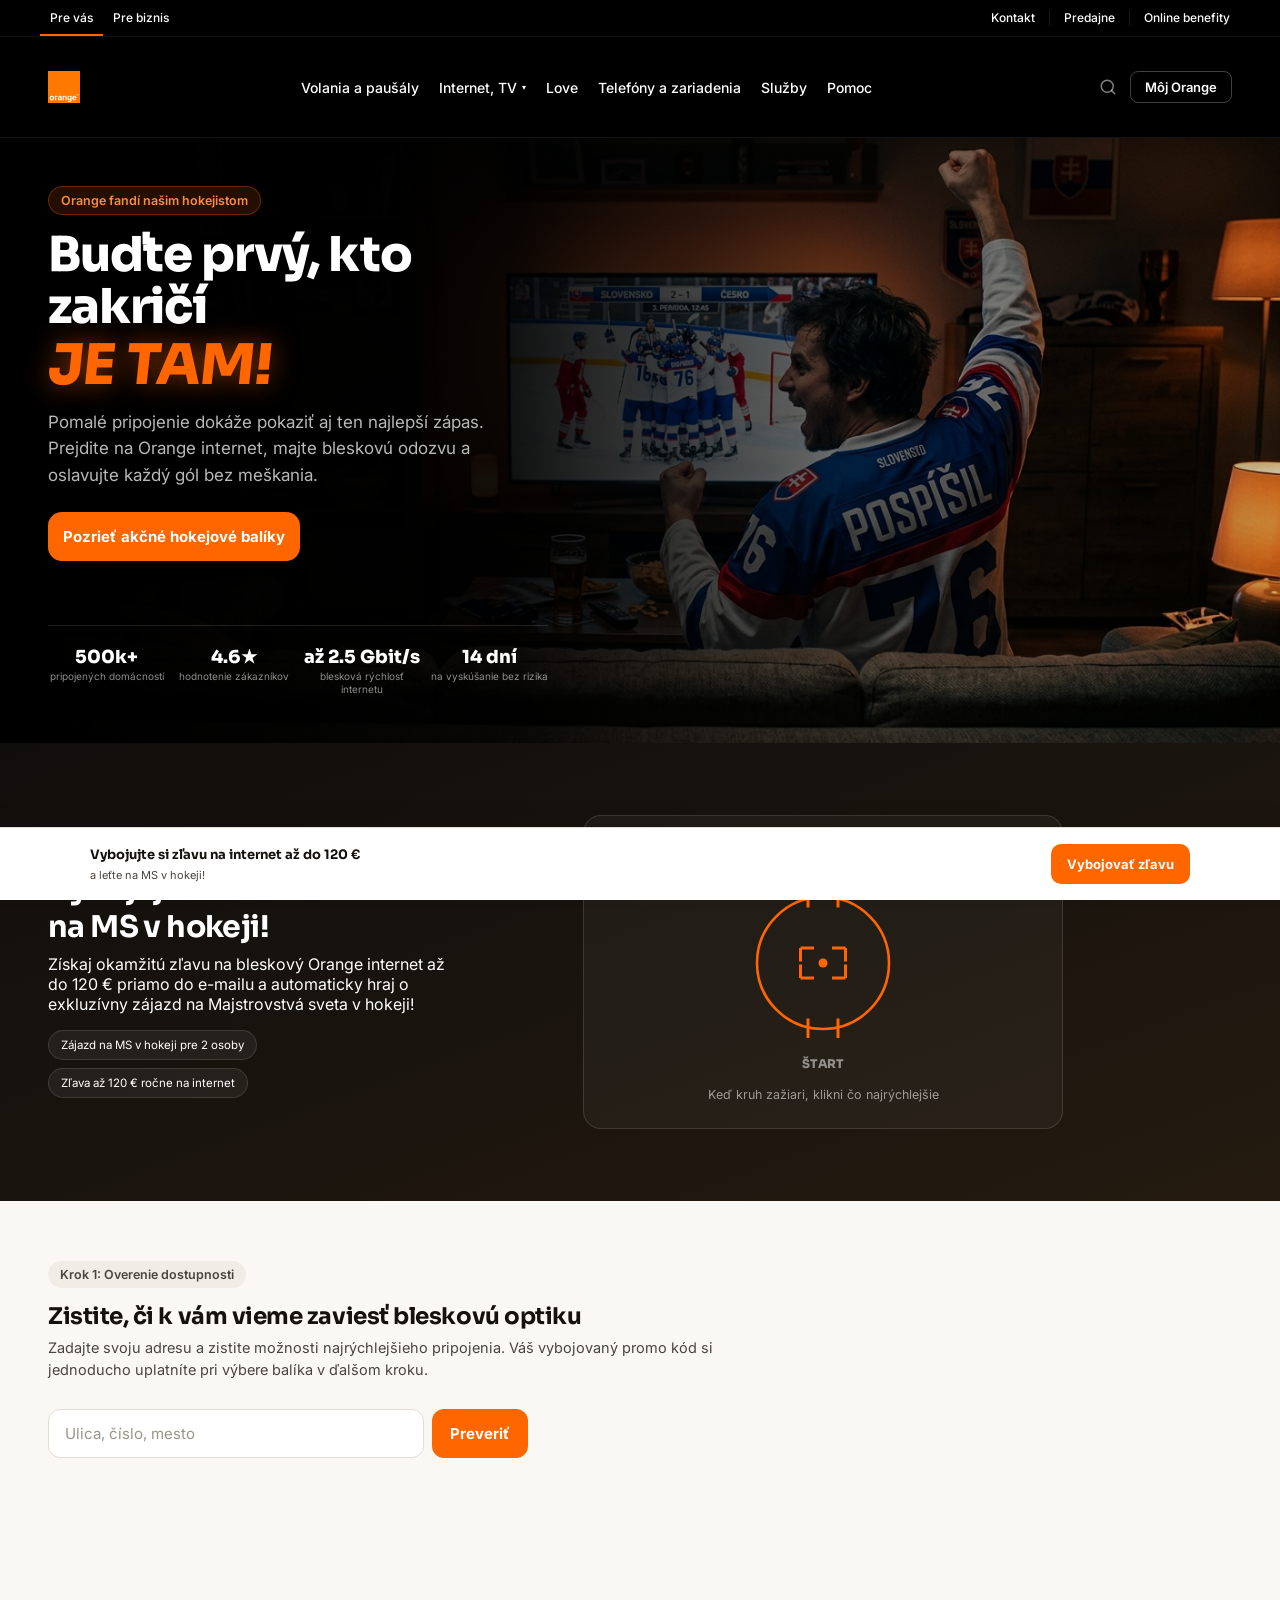
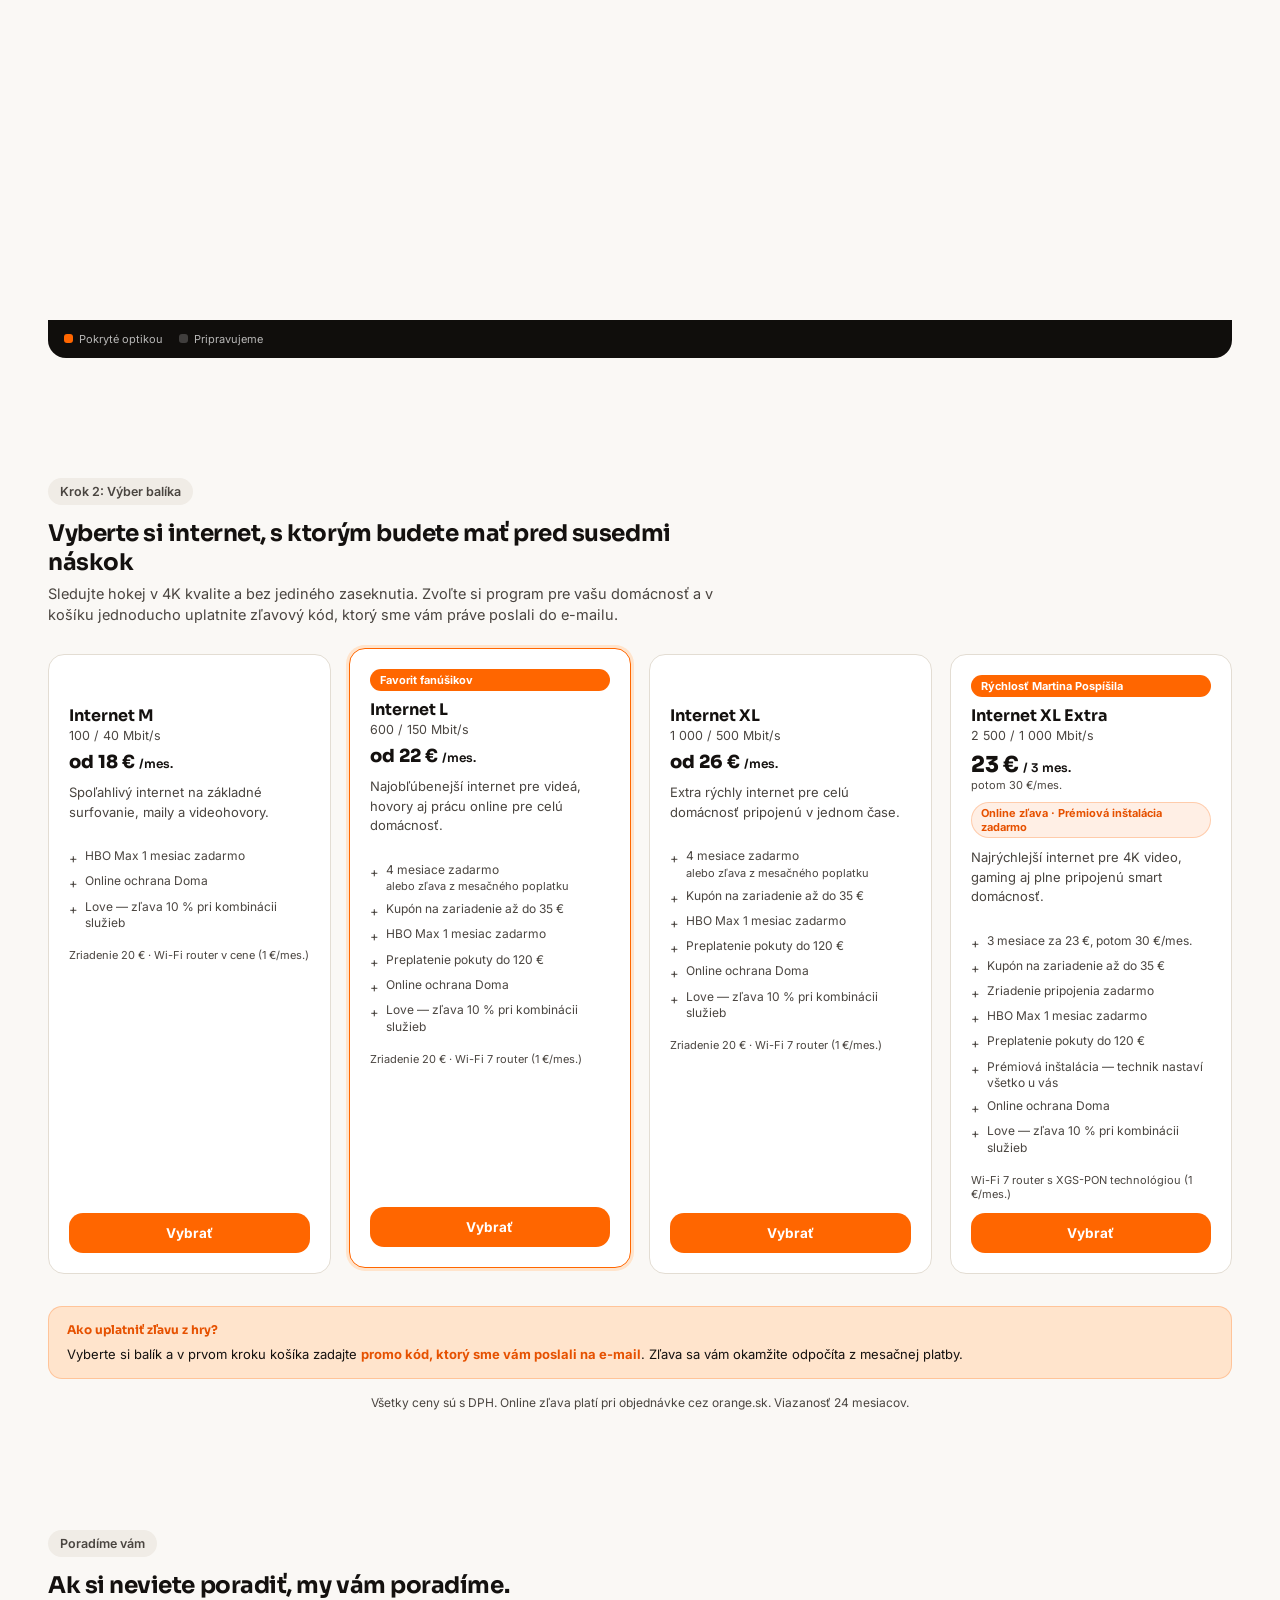
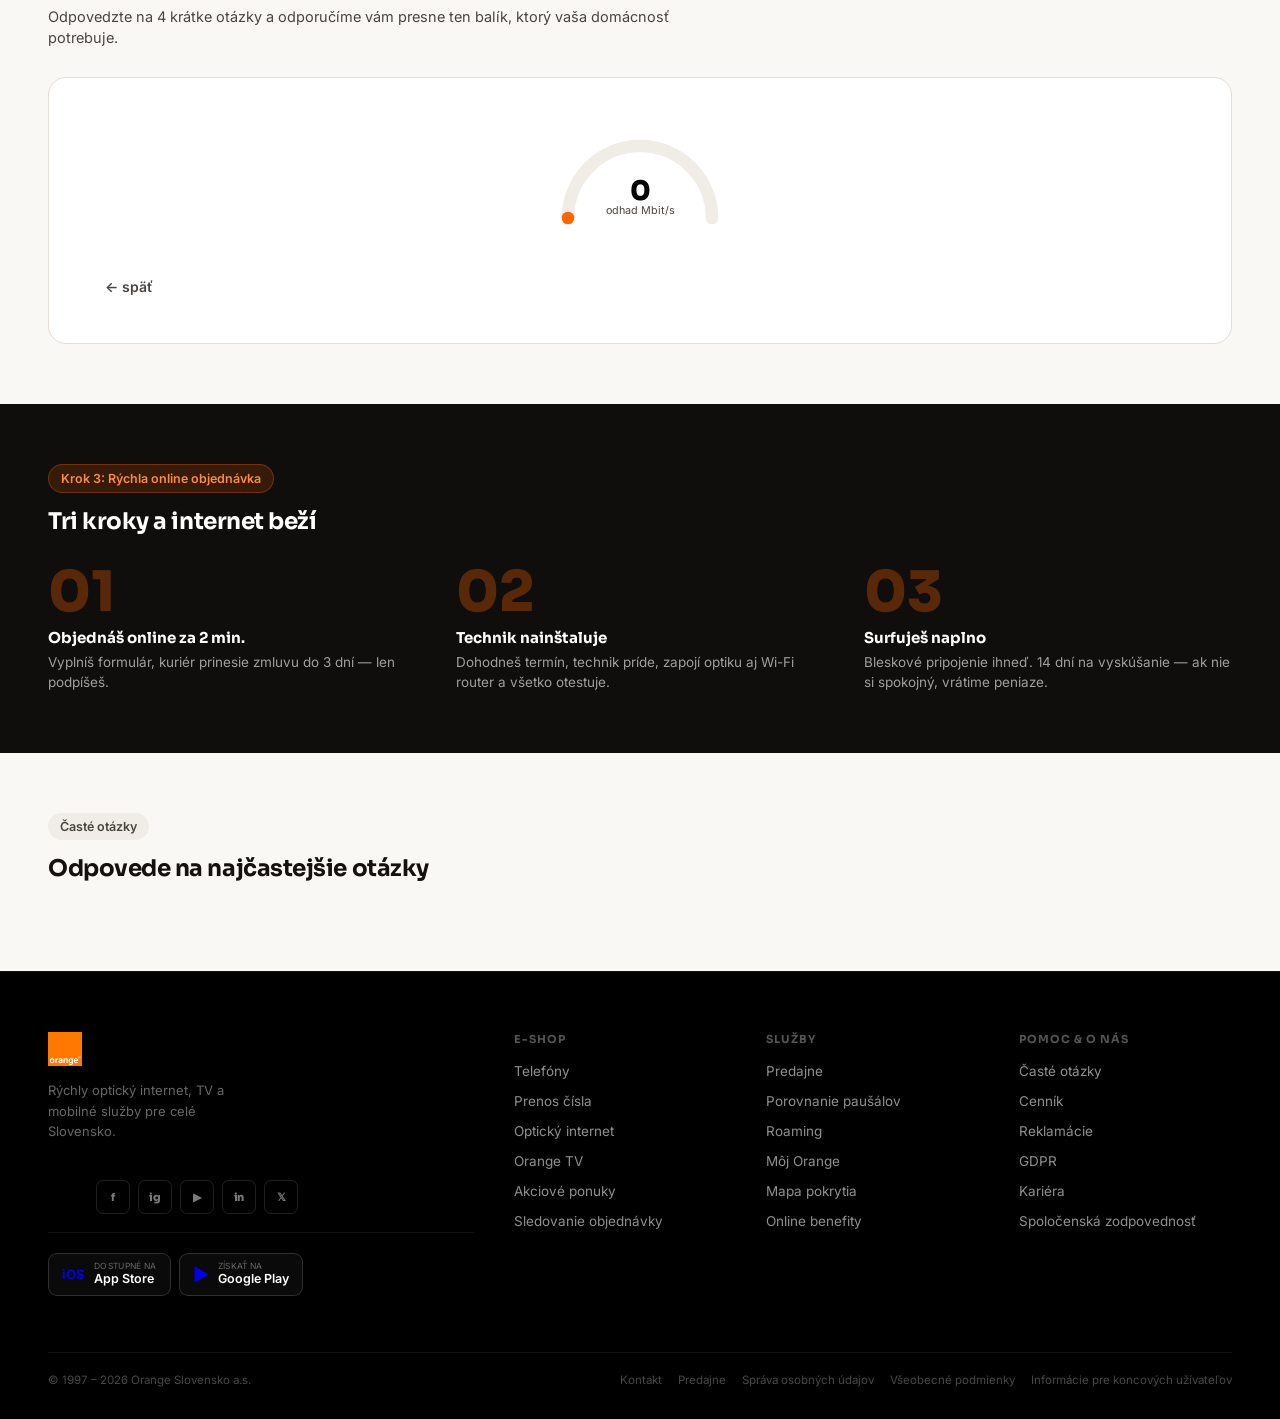
<file: zaraguza-sk/orange2.html>
<!DOCTYPE html>
<html lang="sk">
<head>
<meta charset="UTF-8">
<meta name="viewport" content="width=device-width, initial-scale=1.0">
<meta name="color-scheme" content="light">
<meta name="supported-color-schemes" content="light">
<title>Orange Internet — Je tam!</title>
<link rel="preconnect" href="https://fonts.googleapis.com">
<link href="https://fonts.googleapis.com/css2?family=Sora:wght@400;600;700;800&family=Inter:wght@400;500;600;700&display=swap" rel="stylesheet">
<link href="https://api.mapbox.com/mapbox-gl-js/v3.4.0/mapbox-gl.css" rel="stylesheet">
<script src="https://api.mapbox.com/mapbox-gl-js/v3.4.0/mapbox-gl.js"></script>
<style>
  :root{
    color-scheme: light;
    --orange: #FF6600;
    --orange-deep: #E65100;
    --orange-glow: #FF8A3D;
    --ink: #14110F;
    --ink-soft: #4A4540;
    --paper: #FAF8F5;
    --paper-dim: #F0ECE6;
    --tint: #FFE4CC;
    --line: #E3DDD3;
    --ok: #1F7A4D;
    --night: #100E0C;
    --night-2: #1C1712;
    --radius: 18px;
  }
  *{box-sizing:border-box; margin:0; padding:0;}
  html{scroll-behavior:smooth; background:var(--paper);}
  body{
    font-family:'Inter', sans-serif;
    background:var(--paper) !important;
    color:var(--ink) !important;
    -webkit-font-smoothing:antialiased;
  }
  h1,h2,h3,.display{ font-family:'Sora', sans-serif; letter-spacing:-0.02em; }
  ul{ list-style:none; }
  button{ font-family:'Inter'; }
  @media (prefers-reduced-motion: reduce){
    *{animation-duration:0.001ms !important; transition-duration:0.001ms !important;}
  }

  .je-tam{
    display:inline-block; font-family:'Sora'; font-weight:800; color:var(--orange);
    transform:skewX(-6deg); text-shadow:0 0 26px rgba(255,102,0,.55); letter-spacing:-0.01em;
  }

  /* ---------- NAV ---------- */
  nav{
    padding:16px 20px; background:#000000;
    border-bottom:1px solid rgba(255,255,255,0.08);
  }
  .logo{ font-family:'Sora'; font-weight:800; font-size:22px; color:var(--orange); }
  .menu-dot{width:22px;height:22px;display:flex;flex-direction:column;justify-content:center;gap:4px;}
  .menu-dot span{display:block;height:2px;background:#fff;border-radius:2px;}

  section{ max-width:560px; margin:0 auto; padding:0 20px; }
  .sec{ padding:52px 20px; }
  .sec-head{ margin-bottom:28px; }
  .eyebrow{
    display:inline-flex; align-items:center; gap:6px;
    font-size:12.5px; font-weight:600; color:var(--orange-deep);
    background:var(--tint); padding:6px 12px; border-radius:100px; margin-bottom:14px;
  }
  .sec-head .eyebrow{ background:var(--paper-dim); color:var(--ink-soft); }
  .sec-head h2{ font-size:23px; margin:0 0 6px; color:var(--ink); }
  .sec-head p{ color:var(--ink-soft); font-size:14.5px; line-height:1.5; }
  .sec-head.center{ text-align:center; }

  /* ---------- HERO ---------- */
  .hero{
    background:
      linear-gradient(to right, #000 0%, rgba(0,0,0,0.92) 40%, rgba(0,0,0,0.5) 70%, rgba(0,0,0,0.2) 100%),
      url('images/fan.jpg') center/cover no-repeat;
    color:#fff; max-width:none; padding:40px 20px;
  }
  .hero-inner{ max-width:560px; margin:0; width:100%; }
  .hero .eyebrow{ color:var(--orange-glow); background:rgba(255,102,0,0.14); border:1px solid rgba(255,102,0,0.3); }
  .hero h1{ font-size:33px; line-height:1.1; font-weight:800; margin-bottom:14px; color:#fff; }
  .hero h1 .je-tam{ font-size:38px; display:block; margin-top:2px; }
  .hero p{ color:rgba(255,255,255,0.72); font-size:15.5px; line-height:1.55; margin-bottom:24px; }
  .hero p b{ color:#fff; }

  .address-box{
    background:rgba(255,255,255,0.06); border:1px solid rgba(255,255,255,0.12);
    border-radius:var(--radius); padding:20px; display:flex; flex-direction:column; gap:12px; backdrop-filter:blur(6px);
  }
  .address-box label{ color:#fff; font-size:13px; font-weight:600; opacity:.9; }
  .address-row{ display:flex; gap:8px; }
  .address-row input{
    flex:1; border:none; border-radius:12px; padding:14px 16px; font-size:15px; outline:none;
    background:#fff; color:var(--ink); font-family:'Inter';
  }
  .address-row input::placeholder{ color:#9A9388; }
  .address-row button{
    background:var(--orange); color:#fff; border:none; border-radius:12px;
    padding:0 18px; font-weight:700; font-size:15px; cursor:pointer; transition:background .15s ease;
  }
  .address-row button:hover{ background:var(--orange-deep); }
  .address-hint{ color:#fff; opacity:.55; font-size:12px; }

  .stat-row{
    display:grid; grid-template-columns:repeat(4,1fr); gap:10px;
    margin:26px 0 0; padding-top:20px; border-top:1px solid rgba(255,255,255,0.12);
  }
  .stat{ text-align:center; }
  .stat b{ display:block; font-family:'Sora'; font-weight:800; font-size:18px; color:#fff; }
  .stat span{ display:block; font-size:10px; color:rgba(255,255,255,0.55); margin-top:2px; line-height:1.25; }

  /* ---------- HOCKEY CHALLENGE GAME ---------- */
  .challenge{
    max-width:none; background:linear-gradient(160deg, var(--night) 0%, #241A10 100%); color:#fff; padding:44px 20px;
  }
  .challenge-inner{ max-width:560px; margin:0 auto; }
  .challenge .eyebrow{ background:rgba(255,102,0,0.16); color:var(--orange-glow); border:1px solid rgba(255,102,0,0.3); }
  .challenge h2{ color:#fff; font-size:24px; margin:0 0 8px; }
  .challenge > .challenge-inner > p{ color:rgba(255,255,255,0.72); font-size:14.5px; line-height:1.55; margin-bottom:8px; }
  .reward-row{ display:flex; gap:8px; margin:16px 0 22px; flex-wrap:wrap; }
  .reward-chip{
    display:flex; align-items:center; gap:6px; background:rgba(255,255,255,0.06);
    border:1px solid rgba(255,255,255,0.12); border-radius:100px; padding:7px 12px; font-size:11.5px;
  }
  .reward-chip .ic{ font-size:14px; }

  .game-box{
    background:rgba(255,255,255,0.04); border:1px solid rgba(255,255,255,0.12);
    border-radius:var(--radius); padding:26px 20px; text-align:center; position:relative; overflow:hidden; min-height:280px;
    display:flex; flex-direction:column; align-items:center; justify-content:center;
  }
  .puck-btn{
    width:150px; height:150px; border:none; background:none; cursor:pointer; padding:0;
    transition:transform .08s ease;
  }
  .puck-btn:active{ transform:scale(.94); }
  .puck-btn svg .fo-circle{ stroke:var(--orange); stroke-width:3.5; fill:none; transition:stroke .3s ease, filter .3s ease; }
  .puck-btn svg .fo-tick{ stroke:var(--orange); stroke-width:4; transition:stroke .3s ease; }
  .puck-btn svg .fo-cross{ stroke:var(--orange); stroke-width:4; transition:stroke .3s ease; }
  .puck-btn svg .fo-dot{ fill:var(--orange); transition:fill .3s ease, r .3s ease; }
  .puck-btn.ready svg .fo-circle{ stroke:var(--orange-glow); filter:drop-shadow(0 0 14px rgba(255,102,0,.8)); }
  .puck-btn.ready svg .fo-tick{ stroke:var(--orange-glow); }
  .puck-btn.ready svg .fo-cross{ stroke:var(--orange-glow); }
  .puck-btn.ready svg .fo-dot{ fill:#fff; animation:dotPulse .6s ease-in-out infinite; }
  @keyframes dotPulse{ 0%,100%{ r:6; } 50%{ r:9; } }
  .puck-label{ font-family:'Sora'; font-weight:800; font-size:12px; color:rgba(255,255,255,.5); margin-top:14px; letter-spacing:.03em; text-transform:uppercase; }
  .game-msg{ font-family:'Sora'; font-weight:800; font-size:19px; margin-bottom:20px; min-height:26px; }
  .game-sub{ font-size:12.5px; color:rgba(255,255,255,0.55); margin-top:16px; }

  .result-panel{ display:none; width:100%; }
  .result-panel.show{ display:block; animation:fadeUp .4s ease; }
  @keyframes fadeUp{ from{opacity:0; transform:translateY(10px);} to{opacity:1; transform:translateY(0);} }
  .result-time{ font-family:'Sora'; font-weight:800; font-size:44px; color:var(--orange-glow); line-height:1; margin-bottom:4px; }
  .result-time span{ font-size:16px; color:rgba(255,255,255,.6); font-weight:600; }
  .result-main{ font-family:'Sora'; font-weight:800; font-size:18px; text-transform:uppercase; color:#fff; line-height:1.25; margin-bottom:8px; }
  .result-sub{ font-size:13px; color:rgba(255,255,255,.72); line-height:1.55; margin-bottom:18px; }
  .result-reward{ border:1.5px solid var(--orange); border-radius:14px; padding:14px 16px; margin-bottom:18px; background:rgba(241,94,0,0.08); }
  .reward-label{ display:block; font-size:11px; color:rgba(255,255,255,.55); text-transform:uppercase; letter-spacing:.06em; margin-bottom:4px; }
  .reward-value{ display:block; font-family:'Sora'; font-weight:800; font-size:17px; color:var(--orange-glow); line-height:1.2; }
  .result-form{ margin-top:0; }
  .form-heading{ font-family:'Sora'; font-weight:700; font-size:13.5px; color:#fff; margin-bottom:6px; }
  .form-desc{ font-size:12px; color:rgba(255,255,255,.55); line-height:1.5; margin-bottom:12px; }
  #resultEmail{
    width:100%; box-sizing:border-box; border:1px solid rgba(255,255,255,0.2); background:rgba(255,255,255,0.06); color:#fff;
    border-radius:12px; padding:12px 14px; font-size:14px; outline:none; font-family:'Inter'; margin-bottom:10px;
  }
  #resultEmail::placeholder{ color:rgba(255,255,255,.4); }
  .checkbox-label{ display:flex; align-items:flex-start; gap:8px; font-size:11.5px; color:rgba(255,255,255,.6); line-height:1.45; margin-bottom:14px; cursor:pointer; }
  .checkbox-label input[type=checkbox]{ margin-top:2px; flex-shrink:0; accent-color:var(--orange); }
  .result-success{ text-align:center; animation:fadeUp .4s ease; padding:10px 0; }
  .success-icon{ width:56px; height:56px; border-radius:50%; background:#22c55e; color:#fff; font-size:26px; font-weight:800; display:flex; align-items:center; justify-content:center; margin:0 auto 16px; }
  .result-success h3{ font-family:'Sora'; font-weight:800; font-size:17px; color:#fff; margin-bottom:10px; line-height:1.3; }
  .result-success p{ font-size:13px; color:rgba(255,255,255,.65); margin-bottom:18px; line-height:1.5; }
  .game-ctas{ display:flex; gap:8px; flex-direction:column; }

  .lb-save{ display:none; flex-direction:column; gap:8px; margin-bottom:14px; }
  .lb-save.show{ display:flex; }
  .lb-save input{
    border:1px solid rgba(255,255,255,0.2); background:rgba(255,255,255,0.06); color:#fff;
    border-radius:12px; padding:12px 14px; font-size:14px; outline:none; font-family:'Inter';
  }
  .lb-save input::placeholder{ color:rgba(255,255,255,.4); }
  .lb-note{ font-size:10.5px; color:rgba(255,255,255,.45); text-align:center; line-height:1.4; }
  .lb-saved{ display:none; text-align:center; font-size:13px; color:#7CD98A; font-weight:600; margin-bottom:14px; }
  .lb-saved.show{ display:block; }

  .leaderboard-box{
    background:rgba(255,255,255,0.04); border:1px solid rgba(255,255,255,0.12);
    border-radius:var(--radius); padding:20px; margin-top:16px;
  }
  .lb-head{
    display:flex; align-items:center; gap:8px; font-family:'Sora'; font-weight:700; font-size:15px;
    color:#fff; margin-bottom:14px; flex-wrap:wrap;
  }
  .lb-loading{ text-align:center; font-size:12.5px; color:rgba(255,255,255,.5); padding:16px 0; }
  .lb-row{
    display:flex; align-items:center; gap:10px; padding:9px 4px;
    border-bottom:1px solid rgba(255,255,255,0.07); font-size:13px; color:rgba(255,255,255,.9);
  }
  .lb-row:last-child{ border-bottom:none; }
  .lb-rank{
    width:24px; flex-shrink:0; font-family:'Sora'; font-weight:800; font-size:12.5px;
    color:rgba(255,255,255,.5); text-align:center;
  }
  .lb-row:nth-child(1) .lb-rank, .lb-row.r1 .lb-rank{ color:#FFD54A; }
  .lb-row.r2 .lb-rank{ color:#CFE0EA; }
  .lb-row.r3 .lb-rank{ color:#E3A063; }
  .lb-name{ flex:1; font-weight:600; }
  .lb-time{ font-family:'Sora'; font-weight:800; color:var(--orange-glow); }
  .lb-empty{ text-align:center; font-size:12.5px; color:rgba(255,255,255,.5); padding:16px 0; }
  .cta-primary{
    width:100%; background:var(--orange); color:#fff; border:none; border-radius:14px;
    padding:15px; font-size:15px; font-weight:700; cursor:pointer; transition:background .15s ease;
  }
  .cta-primary:hover{ background:var(--orange-deep); }
  .cta-outline{
    width:100%; background:transparent; color:#fff; border:1.5px solid rgba(255,255,255,0.25); border-radius:14px;
    padding:13px; font-size:13.5px; font-weight:600; cursor:pointer;
  }

  /* ---------- COVERAGE / MAP ---------- */
  .coverage-form{ display:flex; flex-direction:column; gap:10px; margin-bottom:22px; }
  .coverage-form .address-row input{
    background:#fff; border:1.5px solid var(--line); color:var(--ink);
  }
  .coverage-form .address-row button{ background:var(--orange); }

  .map-wrap{ border-radius:var(--radius); overflow:hidden; }
  #coverageMap{ width:100%; height:320px; }
  .map-legend{ display:flex; gap:16px; padding:12px 16px; background:var(--night); }
  .map-legend .li{ display:flex; align-items:center; gap:6px; font-size:11px; color:rgba(255,255,255,.7); }
  .map-legend .dot{ width:9px; height:9px; border-radius:3px; }
  .dot.on{ background:var(--orange); }
  .dot.soon{ background:rgba(255,255,255,0.2); }
  .mapboxgl-popup-content{ background:var(--night); color:#fff; border-radius:10px; padding:10px 14px; font-size:13px; font-family:'Inter'; }
  .mapboxgl-popup-tip{ border-top-color:var(--night) !important; }

  /* ---------- PRICING ---------- */
  .plans{
    display:flex; flex-direction:row; gap:14px;
    overflow-x:auto; scroll-snap-type:x mandatory; -webkit-overflow-scrolling:touch;
    padding-bottom:12px; scrollbar-width:none;
  }
  .plans::-webkit-scrollbar{ display:none; }
  .plan{ background:#fff; border:1.5px solid var(--line); border-radius:16px; padding:20px; position:relative;
    min-width:280px; flex-shrink:0; scroll-snap-align:start; }
  .plan.reco{ border-color:var(--orange); box-shadow:0 0 0 3px var(--tint); }
  .plan .ribbon{
    position:absolute; top:-11px; left:20px; background:var(--orange); color:#fff;
    font-size:11px; font-weight:700; padding:4px 10px; border-radius:100px;
  }
  .plan-name2{ font-family:'Sora'; font-weight:700; font-size:16px; margin:8px 0 2px; }
  .plan-speed2{ font-size:12.5px; color:var(--ink-soft); margin-bottom:8px; }
  .plan-price{ margin-bottom:10px; }
  .plan-price .was{ font-size:12px; color:var(--ink-soft); text-decoration:line-through; }
  .plan-price .now{ font-family:'Sora'; font-weight:800; font-size:22px; }
  .plan-price .now span{ font-size:12px; font-weight:600; }
  .plan-desc{ font-size:13px; color:var(--ink-soft); line-height:1.5; margin-bottom:14px; }
  .plan-benefits{ display:flex; gap:14px; border-top:1px solid var(--line); padding-top:12px; margin-top:2px; }
  .plan-benefits .benefit{ text-align:center; flex:1; font-size:10px; color:var(--ink-soft); }
  .plan-benefits .bic{ font-size:16px; display:block; margin-bottom:3px; }
  .plan-ctas{ display:flex; gap:8px; margin-top:14px; }
  .plan-ctas button{ flex:1; padding:12px; font-size:13.5px; }
  .cta-secondary{
    background:#fff; color:var(--ink); border:1.5px solid var(--line); border-radius:14px; font-weight:600; cursor:pointer;
  }

  /* ---------- ASSESSMENT ---------- */
  .quiz-card{ background:#fff; border:1px solid var(--line); border-radius:var(--radius); padding:28px 22px; overflow:hidden; }
  .gauge-wrap{ display:flex; justify-content:center; margin-bottom:22px; }
  svg#gauge{ width:180px; height:110px; overflow:visible; }
  .gauge-track{ fill:none; stroke:var(--paper-dim); stroke-width:14; stroke-linecap:round; }
  .gauge-fill{ fill:none; stroke:var(--orange); stroke-width:14; stroke-linecap:round;
    transition: stroke-dasharray .6s cubic-bezier(.65,0,.35,1); }
  .gauge-num{ font-family:'Sora'; font-weight:800; font-size:30px; }
  .gauge-unit{ font-family:'Inter'; font-size:12px; fill:var(--ink-soft); }

  .progress-dots{ display:flex; justify-content:center; gap:6px; margin-bottom:20px; }
  .progress-dots span{ width:7px; height:7px; border-radius:50%; background:var(--line); transition:background .2s ease, transform .2s ease;}
  .progress-dots span.active{ background:var(--orange); transform:scale(1.3); }
  .progress-dots span.done{ background:var(--orange-deep); }

  .q-title{ font-size:18px; font-weight:700; text-align:center; margin-bottom:18px; font-family:'Sora'; }
  .opts{ display:grid; grid-template-columns:1fr 1fr; gap:10px; }
  .opts.single-col{ grid-template-columns:1fr; }
  .opt{
    border:1.5px solid var(--line); border-radius:14px; padding:14px 12px; text-align:center; cursor:pointer; background:#fff;
    transition:border-color .15s ease, background .15s ease, transform .1s ease; font-size:13.5px; font-weight:600;
  }
  .opt .ic{ font-size:22px; display:block; margin-bottom:6px; }
  .opt:hover{ border-color:var(--orange); }
  .opt:active{ transform:scale(.97); }

  .q-nav{ display:flex; justify-content:space-between; margin-top:20px; }
  .btn-ghost{ background:none; border:none; color:var(--ink-soft); font-size:14px; font-weight:600; cursor:pointer; padding:8px; }
  .btn-ghost:disabled{ opacity:0; pointer-events:none; }

  .result{ display:none; }
  .result.show{ display:block; animation:fadeUp .5s ease; }
  .result-badge{
    display:inline-block; background:var(--ok); color:#fff; font-size:12px; font-weight:700;
    padding:5px 12px; border-radius:100px; margin-bottom:14px;
  }
  .result h3{ font-size:22px; margin-bottom:4px; }
  .result .why{ color:var(--ink-soft); font-size:14px; margin-bottom:18px; }

  .price-card{ background:var(--night); color:#fff; border-radius:16px; padding:22px 22px 18px; margin-bottom:14px; }
  .price-card .top-row{ display:flex; justify-content:space-between; align-items:flex-start; margin-bottom:16px; }
  .price-card .plan-name{ font-family:'Sora'; font-weight:700; font-size:16px; margin-bottom:4px; }
  .price-card .plan-speed{ font-size:12.5px; opacity:.7; }
  .price-card .price{ text-align:right; }
  .price-card .price .was{ font-size:12px; opacity:.55; text-decoration:line-through; }
  .price-card .price .first-month{ font-family:'Sora'; font-weight:800; font-size:26px; color:var(--orange); line-height:1.15; }
  .price-card .price .then{ font-size:11.5px; opacity:.65; margin-top:4px; }
  .price-card .benefits{ display:flex; gap:16px; border-top:1px solid rgba(255,255,255,0.12); padding-top:14px; }
  .price-card .benefit{ text-align:center; flex:1; font-size:10.5px; opacity:.85; }
  .price-card .benefit .bic{ font-size:17px; display:block; margin-bottom:4px; }

  .addon{
    display:flex; gap:10px; align-items:flex-start; background:var(--paper-dim);
    border-radius:12px; padding:12px 14px; margin-bottom:16px; font-size:13px; color:var(--ink-soft);
  }
  .binding-note{ font-size:11.5px; color:var(--ink-soft); text-align:center; margin-bottom:14px; }
  .restart{ text-align:center; margin-top:12px; }
  .restart button{ background:none; border:none; color:var(--ink-soft); font-size:12.5px; text-decoration:underline; cursor:pointer; }

  /* ---------- PROCESS ---------- */
  .steps{ display:flex; flex-direction:column; gap:14px; }
  .step{
    background:var(--paper-dim); border-radius:var(--radius); padding:20px 20px 20px 20px;
    display:flex; flex-direction:column; gap:0; position:relative; overflow:hidden;
  }
  .step::before{
    content:attr(data-n); position:absolute; right:16px; top:10px;
    font-family:'Sora'; font-weight:800; font-size:56px; color:rgba(255,102,0,0.08); line-height:1;
  }
  .step .num{
    font-family:'Sora'; font-weight:800; font-size:11px; color:var(--orange-deep);
    background:var(--tint); border-radius:100px; padding:3px 10px; display:inline-block;
    margin-bottom:10px; text-transform:uppercase; letter-spacing:.04em;
  }
  .step .txt b{ display:block; font-size:15px; font-weight:700; margin-bottom:5px; color:var(--ink); }
  .step .txt span{ font-size:13.5px; color:var(--ink-soft); line-height:1.55; display:block; }

  /* ---------- PROCESS KISS ---------- */
  .steps-3{ display:grid; grid-template-columns:1fr; gap:24px; margin-top:28px; }
  .s3{ }
  .s3-num{ font-family:'Sora'; font-weight:800; font-size:40px; color:rgba(255,102,0,.3); line-height:1; margin-bottom:8px; }
  .s3-title{ font-family:'Sora'; font-weight:700; font-size:15px; color:#fff; margin-bottom:5px; }
  .s3-desc{ font-size:13.5px; color:rgba(255,255,255,.6); line-height:1.5; }

  /* ---------- DARK SECTION ---------- */
  .sec--dark{ background:var(--night); }
  .sec--dark .sec-head h2{ color:#fff; }
  .sec--dark .sec-head p{ color:rgba(255,255,255,.72); }
  .sec--dark .sec-head .eyebrow{ background:rgba(255,102,0,.16); color:var(--orange-glow); border:1px solid rgba(255,102,0,.3); }
  .sec--dark .step{ background:rgba(255,255,255,.06); }
  .sec--dark .step .num{ background:rgba(255,102,0,.16); color:var(--orange-glow); }
  .sec--dark .step .txt b{ color:#fff; }
  .sec--dark .step .txt span{ color:rgba(255,255,255,.65); }
  .sec--dark .step::before{ color:rgba(255,102,0,.06); }

  /* ---------- FAQ ---------- */
  .faq-item{ border-bottom:1px solid var(--line); }
  .faq-q{
    width:100%; text-align:left; background:none; border:none; padding:16px 4px;
    display:flex; justify-content:space-between; align-items:center; cursor:pointer;
    font-family:'Sora'; font-weight:600; font-size:14.5px; color:var(--ink);
  }
  .faq-q .chev{ transition:transform .2s ease; color:var(--orange); font-size:16px; flex-shrink:0; margin-left:12px; }
  .faq-item.open .faq-q .chev{ transform:rotate(45deg); }
  .faq-a{ max-height:0; overflow:hidden; transition:max-height .25s ease; }
  .faq-item.open .faq-a{ max-height:220px; }
  .faq-a p{ padding:0 4px 16px; font-size:13.5px; color:var(--ink-soft); line-height:1.55; }

  /* ---------- STICKY CTA ---------- */
  .sticky-cta{
    position:fixed; bottom:0; left:0; right:0; z-index:40;
    background:#fff; border-top:1px solid var(--line);
    padding:12px 20px; box-shadow:0 -8px 24px rgba(0,0,0,0.06);
    transition:background .3s ease, border-color .3s ease;
  }
  .sticky-cta.sales-mode{ background:var(--night); border-top-color:rgba(255,255,255,0.1); }
  .sticky-cta.sales-mode .txt b{ color:#fff; }
  .sticky-cta.sales-mode .txt span{ color:rgba(255,255,255,.6); }
  .sticky-cta-inner{ display:flex; gap:10px; align-items:center; }
  .sticky-cta .txt{ flex:1; }
  .sticky-cta .txt b{ display:block; font-size:13px; font-family:'Sora'; }
  .sticky-cta .txt span{ font-size:11px; color:var(--ink-soft); }
  .sticky-cta button{
    background:var(--orange); color:#fff; border:none; border-radius:10px;
    padding:12px 16px; font-weight:700; font-size:13px; cursor:pointer; white-space:nowrap;
  }
  footer.pad{ height:90px; }

  /* ---------- PLAN BADGE ---------- */
  .plan-badge{
    display:inline-flex; align-items:center; gap:5px;
    background:var(--orange); color:#fff;
    font-size:11px; font-weight:700; padding:4px 10px;
    border-radius:100px; margin-bottom:0;
  }
  .plan-badge--empty{ visibility:hidden; pointer-events:none; }

  /* ---------- PROMO STRIP ---------- */
  .promo-strip{
    background:var(--tint); border:1px solid rgba(255,102,0,.25);
    border-radius:14px; padding:14px 18px; margin-top:20px;
    font-size:13px; color:var(--ink); line-height:1.55;
  }
  .promo-strip b{ color:var(--orange-deep); }
  .promo-strip .ps-label{ font-family:'Sora'; font-weight:700; font-size:12px; color:var(--orange-deep); display:block; margin-bottom:4px; }

  /* ---------- COVERAGE SUCCESS ---------- */
  .coverage-success{
    display:none; background:var(--night); border-radius:var(--radius);
    padding:28px 22px; color:#fff; text-align:center; margin-top:20px;
  }
  .coverage-success.show{ display:block; animation:fadeUp .4s ease; }
  .coverage-success .cs-check{
    width:52px; height:52px; border-radius:50%; background:#22c55e;
    color:#fff; font-size:24px; font-weight:800;
    display:flex; align-items:center; justify-content:center; margin:0 auto 14px;
  }
  .coverage-success h3{ font-family:'Sora'; font-weight:800; font-size:19px; margin-bottom:8px; line-height:1.25; }
  .coverage-success p{ font-size:13.5px; color:rgba(255,255,255,.7); line-height:1.55; margin-bottom:20px; }
  .coverage-success .cta-primary{ background:var(--orange); color:#fff; border:none; }

  /* =========================================================
     RESPONSIVE — DESKTOP / TABLET
     Mobile styles above stay the default (mobile-first).
     These media queries widen things out on bigger screens.
  ========================================================= */
  @media (min-width: 720px){
    section{ max-width:700px; }

    .hero-inner, .challenge-inner{ max-width:700px; }

    /* pricing stays scroll on tablet too, just wider cards */
    .plan{ min-width:320px; }

    .opts{ grid-template-columns:1fr 1fr; }

    .steps{ max-width:640px; margin:0 auto; }
  }

  @media (min-width: 1080px){
    nav{ padding:18px 48px; }
    .nav-inner{ max-width:1200px; }
    .sec, section{ max-width:none; margin:0; padding:60px 48px; }
    section:not(.sec){ padding-top:0; padding-bottom:0; }
    /* Inner wrapper — matches challenge-inner pattern */
    .sec-inner{ max-width:1200px; margin:0 auto; }
    .sec-head{ max-width:680px; }
    .challenge{ padding:72px 48px; }

    /* HERO desktop */
    .hero{ padding:48px 48px; }
    .hero-inner{ max-width:1200px; margin:0 auto; }
    .hero-copy{ max-width:500px; }
    .hero h1{ font-size:48px; line-height:1.08; }
    .hero h1 .je-tam{ font-size:56px; }
    .hero p{ font-size:17px; max-width:440px; }
    .stat-row{ margin-top:36px; }

    /* CHALLENGE becomes two columns: pitch left, game+leaderboard right */
    .challenge-inner{
      max-width:1200px; display:grid;
      grid-template-columns:.85fr 1.15fr; gap:56px; align-items:start;
    }
    .challenge-copy{ padding-top:12px; }
    .challenge h2{ font-size:30px; }
    .challenge-copy p{ font-size:16px; max-width:420px; }
    .reward-row{ flex-direction:column; align-items:flex-start; }
    .challenge-visual{ max-width:480px; }

    /* COVERAGE */
    #coverage-anchor .coverage-form{ max-width:480px; }
    .map-wrap{ max-width:none; margin:0; }
    #coverageMap{ height:440px; }

    /* PRICING: desktop — switch scroll to a proper 4-col grid */
    .plans{ overflow:visible; display:grid; grid-template-columns:repeat(4,1fr); gap:18px; }
    .plan{ min-width:0; flex-shrink:1; display:flex; flex-direction:column; height:100%; }
    .plan.reco{ transform:translateY(-6px); }
    .plan-ctas{ margin-top:auto; }

    /* ASSESSMENT */
    .quiz-card{ max-width:none; margin:0; padding:40px 48px; }
    .opts{ grid-template-columns:1fr 1fr 1fr 1fr; }
    .opts.single-col{ grid-template-columns:1fr 1fr; }

    /* PROCESS KISS */
    .steps-3{ grid-template-columns:1fr 1fr 1fr; gap:40px; }
    .s3-num{ font-size:56px; }

    /* FAQ */
    #faq{ max-width:none; margin:0; }

    .sticky-cta{ padding:16px 48px; }
    .sticky-cta-inner{ max-width:1100px; margin:0 auto; display:flex; align-items:center; gap:10px; width:100%; }
  }

  @media (min-width: 1080px) and (max-width: 1300px){
    .hero-inner{ gap:48px; }
  }

  /* ---------- UTILITY BAR ---------- */
  /* Sticky wrapper — handles both util-bar + nav together */
  #site-header{
    position:sticky; top:0; z-index:51;
    transition:transform .35s cubic-bezier(.4,0,.2,1);
    will-change:transform;
  }
  #site-header.nav-scrolled{ transform:translateY(0); } /* mobile: no partial hide */
  @media(min-width:720px){
    #site-header.nav-scrolled{ transform:translateY(-36px); } /* hides util-bar (36px), nav stays visible */
  }
  @media(prefers-reduced-motion:reduce){ #site-header{ transition:none; } }

  .util-bar{
    display:none; background:#000000;
    border-bottom:1px solid rgba(255,255,255,0.07);
    padding:0 20px;
  }
  .util-bar-inner{
    display:flex; justify-content:space-between; align-items:center;
    max-width:1200px; margin:0 auto; height:36px;
  }
  .util-bar-left,.util-bar-right{ display:flex; }
  .util-link{
    font-size:12px; font-weight:500; color:#fff;
    text-decoration:none; padding:0 10px; height:36px;
    display:inline-flex; align-items:center; gap:5px;
    border-bottom:2px solid transparent; transition:color .15s, border-color .15s;
  }
  .util-link:hover{ color:#fff; }
  .util-link--active{ color:#fff; border-bottom-color:var(--orange); }
  .util-divider{ width:1px; background:rgba(255,255,255,.1); margin:10px 4px; }
  @media(min-width:720px){ .util-bar{ display:block; } }

  /* ---------- NAV INNER LAYOUT ---------- */
  /* nav is no longer sticky on its own — #site-header handles that */
  nav{ top:0; }
  .nav-inner{
    display:flex; align-items:center; justify-content:space-between;
    gap:12px; width:100%; max-width:1200px; margin:0 auto;
  }
  .nav-logo{ display:flex; align-items:center; text-decoration:none; flex-shrink:0; }
  .nav-logo img{ height:32px; width:auto; display:block; }

  /* Nav links with animated underline */
  .nav-links{ display:none; list-style:none; gap:0; margin:0 auto; align-items:center; }
  .nav-links li{ position:relative; }
  .nav-links a, .nav-mega-trigger{
    color:#fff; font-size:14px; font-weight:500;
    text-decoration:none; transition:color .15s;
    padding:0 10px; height:57px; display:inline-flex; align-items:center; gap:4px;
    position:relative; white-space:nowrap; cursor:pointer;
  }
  .nav-links a::after, .nav-mega-trigger::after{
    content:''; position:absolute; bottom:0; left:10px; right:10px; height:2px;
    background:var(--orange); transform:scaleX(0); transform-origin:left;
    transition:transform .22s ease; border-radius:2px;
  }
  .nav-links a:hover, .nav-mega-trigger:hover{ color:#fff; }
  .nav-links a:hover::after, .nav-mega-trigger:hover::after{ transform:scaleX(1); }

  /* Mega menu trigger button */
  .has-mega{ position:relative; }
  .nav-mega-trigger{
    background:none; border:none; font-family:'Inter';
  }
  .nav-mega-trigger .chev{
    font-size:8px; display:inline-block; transition:transform .2s ease; margin-left:1px;
  }
  .has-mega:hover .nav-mega-trigger .chev,
  .has-mega:focus-within .nav-mega-trigger .chev{ transform:rotate(180deg); }

  /* Mega menu panel */
  .mega-menu{
    position:absolute; top:calc(100% + 1px); left:50%;
    transform:translateX(-50%) translateY(8px);
    background:#1a1410; border:1px solid rgba(255,255,255,0.1);
    border-radius:14px; padding:24px 28px; min-width:480px;
    display:grid; grid-template-columns:repeat(3,1fr); gap:24px;
    opacity:0; visibility:hidden;
    transition:opacity .2s ease, transform .2s ease, visibility .2s;
    pointer-events:none; box-shadow:0 24px 60px rgba(0,0,0,.75); z-index:20;
  }
  .has-mega:hover .mega-menu,
  .has-mega:focus-within .mega-menu{
    opacity:1; visibility:visible;
    transform:translateX(-50%) translateY(0); pointer-events:auto;
  }
  .mega-col-title{
    display:block; font-family:'Sora'; font-weight:700; font-size:10.5px;
    text-transform:uppercase; letter-spacing:.09em; color:rgba(255,255,255,.3);
    margin-bottom:10px;
  }
  .mega-menu a{
    display:block; font-size:13.5px; color:rgba(255,255,255,.62);
    text-decoration:none; padding:5px 0; transition:color .12s;
  }
  .mega-menu a::after{ display:none; }
  .mega-menu a:hover{ color:var(--orange); }

  /* Right nav area */
  .nav-right{ display:flex; align-items:center; gap:6px; flex-shrink:0; }
  .nav-search-btn{
    background:none; border:none; cursor:pointer; padding:7px;
    color:rgba(255,255,255,.5); display:none; align-items:center;
    transition:color .15s; border-radius:6px;
  }
  .nav-search-btn:hover{ color:#fff; background:rgba(255,255,255,.07); }
  .nav-moj-orange{
    display:none; color:#fff; border:1.5px solid rgba(255,255,255,.25);
    border-radius:8px; padding:7px 14px; font-size:13px; font-weight:600;
    text-decoration:none; white-space:nowrap;
    transition:border-color .15s, background .15s;
  }
  .nav-moj-orange:hover{ border-color:var(--orange); background:rgba(255,102,0,.1); }
  button.menu-dot{ background:none; border:none; cursor:pointer; padding:4px; }
  .menu-dot span{ transition:transform .22s ease, opacity .15s ease; }
  body.nav-open .menu-dot span:nth-child(1){ transform:translateY(6px) rotate(45deg); }
  body.nav-open .menu-dot span:nth-child(2){ opacity:0; }
  body.nav-open .menu-dot span:nth-child(3){ transform:translateY(-6px) rotate(-45deg); }

  @media(min-width:720px){
    .nav-links{ display:flex; }
    .nav-moj-orange{ display:block; }
    .menu-dot{ display:none !important; }
  }
  @media(min-width:1080px){
    .nav-search-btn{ display:flex; }
    .nav-links a, .nav-mega-trigger{ height:64px; }
  }

  /* ---------- MOBILE MENU ---------- */
  #mobile-menu{
    position:fixed; top:57px; left:0; right:0; z-index:49;
    background:rgba(12,9,7,0.98); backdrop-filter:blur(12px);
    border-bottom:1px solid rgba(255,255,255,0.1);
    transform:translateY(-110%); visibility:hidden;
    transition:transform .28s ease, visibility .28s;
  }
  body.nav-open #mobile-menu{ transform:translateY(0); visibility:visible; }
  .mobile-nav-links{ list-style:none; padding:12px 20px 8px; }
  .mobile-nav-links a{
    display:block; padding:13px 4px; color:#fff; font-size:15px;
    font-weight:500; text-decoration:none; border-bottom:1px solid rgba(255,255,255,0.07);
    transition:color .15s;
  }
  .mobile-nav-links a:hover{ color:#fff; }
  .mobile-nav-links li:last-child a{ border-bottom:none; }
  .mobile-nav-cta{
    display:block; width:calc(100% - 40px); margin:8px 20px 20px;
    background:var(--orange); color:#fff; border:none; border-radius:10px;
    padding:13px; font-size:15px; font-weight:700; cursor:pointer;
    font-family:'Inter'; text-align:center;
  }
  .mobile-nav-cta:hover{ background:var(--orange-deep); }

  /* ---------- PLAN BENEFITS LIST ---------- */
  .plan-benefits-list{ list-style:none; display:flex; flex-direction:column; gap:6px; margin:12px 0 16px; }
  .plan-benefits-list li{ display:flex; gap:7px; align-items:flex-start; font-size:12px; color:var(--ink-soft); line-height:1.4; }
  .plan-benefits-list .bik{ flex-shrink:0; font-size:13px; margin-top:1px; }
  .plan-promo-note{ font-size:11.5px; color:var(--ink-soft); margin-bottom:10px; line-height:1.4; }

  /* ---------- FOOTER ---------- */
  .site-footer{
    background:#000000; border-top:1px solid rgba(255,255,255,0.08);
    padding:52px 20px 0;
  }
  .site-footer-inner{
    max-width:1200px; margin:0 auto;
    display:grid; grid-template-columns:1fr; gap:36px; padding-bottom:48px;
  }
  .footer-brand-logo{
    display:flex; align-items:center; text-decoration:none; margin-bottom:14px;
  }
  .footer-brand-logo img{ height:34px; width:auto; }
  .footer-tagline{ font-size:13px; color:rgba(255,255,255,.4); line-height:1.6; max-width:210px; margin-bottom:20px; }
  .footer-social{ display:flex; gap:8px; margin-bottom:20px; }
  .footer-social a{
    width:34px; height:34px; border-radius:7px; border:1px solid rgba(255,255,255,.12);
    display:flex; align-items:center; justify-content:center; font-size:11px; font-weight:800;
    color:rgba(255,255,255,.48); text-decoration:none; transition:border-color .15s, color .15s;
    font-family:'Sora'; letter-spacing:-.01em;
  }
  .footer-social a:hover{ border-color:var(--orange); color:var(--orange); }
  .footer-apps{ display:flex; gap:8px; flex-wrap:wrap; }
  .footer-app-btn{
    display:inline-flex; align-items:center; gap:9px;
    border:1px solid rgba(255,255,255,.15); border-radius:9px;
    padding:8px 13px; text-decoration:none; transition:border-color .15s;
    background:rgba(255,255,255,.04);
  }
  .footer-app-btn:hover{ border-color:rgba(255,255,255,.35); }
  .footer-app-ic{ font-size:18px; }
  .footer-app-text{ display:flex; flex-direction:column; }
  .footer-app-text small{ font-size:8.5px; color:rgba(255,255,255,.38); letter-spacing:.04em; text-transform:uppercase; line-height:1; }
  .footer-app-text span{ font-size:12.5px; font-weight:600; color:#fff; line-height:1.3; }
  .footer-col-title{
    display:block; font-family:'Sora'; font-weight:700; font-size:11px;
    text-transform:uppercase; letter-spacing:.09em;
    color:rgba(255,255,255,.33); margin-bottom:14px;
  }
  .footer-links{ list-style:none; display:flex; flex-direction:column; gap:10px; }
  .footer-links a{ color:rgba(255,255,255,.56); font-size:13.5px; text-decoration:none; transition:color .15s; }
  .footer-links a:hover{ color:#fff; }
  .footer-divider{
    max-width:1200px; margin:0 auto;
    border:none; border-top:1px solid rgba(255,255,255,.07);
  }
  .footer-bottom{
    max-width:1200px; margin:0 auto; padding:18px 0 28px;
    display:flex; flex-wrap:wrap; justify-content:space-between; align-items:center; gap:10px;
    font-size:11.5px; color:rgba(255,255,255,.28);
  }
  .footer-bottom a{ color:rgba(255,255,255,.28); text-decoration:none; transition:color .15s; }
  .footer-bottom a:hover{ color:rgba(255,255,255,.7); }
  .footer-bottom-links{ display:flex; gap:16px; flex-wrap:wrap; }
  @media(min-width:720px){
    .site-footer-inner{ grid-template-columns:2fr 1fr 1fr 1fr; gap:40px; }
  }
  @media(min-width:1080px){
    .site-footer{ padding:60px 48px 0; }
    .site-footer-inner{ padding-bottom:56px; }
    .footer-bottom{ padding:20px 0 32px; }
    #mobile-menu{ top:calc(36px + 57px); }
  }
</style>
</head>
<body>

<header id="site-header">
<!-- Utility bar -->
<div class="util-bar" role="navigation" aria-label="Segment navigácia">
  <div class="util-bar-inner">
    <div class="util-bar-left">
      <a class="util-link util-link--active" href="#">Pre vás</a>
      <a class="util-link" href="#">Pre biznis</a>
    </div>
    <div class="util-bar-right">
      <a class="util-link" href="#">Kontakt</a>
      <span class="util-divider" aria-hidden="true"></span>
      <a class="util-link" href="#">Predajne</a>
      <span class="util-divider" aria-hidden="true"></span>
      <a class="util-link" href="#">Online benefity</a>
    </div>
  </div>
</div>

<nav aria-label="Hlavná navigácia">
  <div class="nav-inner">

    <a class="nav-logo" href="/" aria-label="Orange Slovensko — domov">
      <img src="tender.lb.sk/logo.svg" alt="Orange" width="32" height="32" />
    </a>

    <ul class="nav-links" role="list">
      <li><a href="#">Volania a paušály</a></li>

      <li class="has-mega">
        <button class="nav-mega-trigger" aria-expanded="false" aria-haspopup="true">
          Internet, TV <span class="chev" aria-hidden="true">▾</span>
        </button>
        <div class="mega-menu" role="menu">
          <div>
            <span class="mega-col-title">Internet</span>
            <a href="#coverage-anchor" role="menuitem">Internet na doma</a>
            <a href="#coverage-anchor" role="menuitem">Mobilný internet</a>
            <a href="#coverage-anchor" role="menuitem">Domáci 5GNet</a>
            <a href="#coverage-anchor" role="menuitem">Wi-Fi Mesh</a>
          </div>
          <div>
            <span class="mega-col-title">Televízia</span>
            <a href="#" role="menuitem">FiberTV</a>
            <a href="#" role="menuitem">TV cez satelit</a>
            <a href="#" role="menuitem">TV cez internet</a>
          </div>
          <div>
            <span class="mega-col-title">Kombinácia</span>
            <a href="#" role="menuitem">Internet + TV</a>
            <a href="#" role="menuitem">Ponuka Love</a>
            <a href="#" role="menuitem">Ste náš zákazník?</a>
          </div>
        </div>
      </li>

      <li><a href="#">Love</a></li>
      <li><a href="#">Telefóny a zariadenia</a></li>
      <li><a href="#">Služby</a></li>
      <li><a href="#faq">Pomoc</a></li>
    </ul>

    <div class="nav-right">
      <button class="nav-search-btn" aria-label="Hľadať">
        <svg width="18" height="18" viewBox="0 0 24 24" fill="none" stroke="currentColor" stroke-width="2" stroke-linecap="round" stroke-linejoin="round" aria-hidden="true">
          <circle cx="11" cy="11" r="8"/><line x1="21" y1="21" x2="16.65" y2="16.65"/>
        </svg>
      </button>
      <a class="nav-moj-orange" href="#">Môj Orange</a>
      <button class="menu-dot" id="hamburger" aria-expanded="false" aria-controls="mobile-menu" aria-label="Otvoriť menu">
        <span></span><span></span><span></span>
      </button>
    </div>

  </div>
</nav>
</header>

<div id="mobile-menu" aria-hidden="true">
  <ul class="mobile-nav-links" role="list">
    <li><a href="#coverage-anchor">Pokrytie</a></li>
    <li><a href="#plans-anchor">Balíky internetu</a></li>
    <li><a href="#challenge-anchor">Hockey Challenge</a></li>
    <li><a href="#faq">Časté otázky</a></li>
  </ul>
  <button class="mobile-nav-cta" onclick="document.getElementById('coverage-anchor').scrollIntoView({behavior:'smooth'}); closeMenu()">
    Skontrolovať dostupnosť
  </button>
</div>

<!-- 1. HERO -->
<div class="hero">
  <div class="hero-inner">
    <div class="hero-copy">
      <div class="eyebrow">Orange fandí našim hokejistom</div>
      <h1>Buďte prvý, kto zakričí <span class="je-tam">JE TAM!</span></h1>
      <p>Pomalé pripojenie dokáže pokaziť aj ten najlepší zápas. Prejdite na Orange internet, majte bleskovú odozvu a oslavujte každý gól bez meškania.</p>
      <a href="#plans-anchor" class="cta-primary" style="display:inline-block;text-decoration:none;margin-bottom:28px;width:auto;">Pozrieť akčné hokejové balíky</a>

      <div class="stat-row">
        <div class="stat"><b>500k+</b><span>pripojených domácností</span></div>
        <div class="stat"><b>4.6★</b><span>hodnotenie zákazníkov</span></div>
        <div class="stat"><b>až 2.5 Gbit/s</b><span>blesková rýchlosť internetu</span></div>
        <div class="stat"><b>14 dní</b><span>na vyskúšanie bez rizika</span></div>
      </div>
    </div>
  </div>
</div>

<!-- 2. ORANGE HOCKEY CHALLENGE -->
<div class="challenge" id="challenge-anchor">
  <div class="challenge-inner">
    <div class="challenge-copy">
      <div class="eyebrow">Hokejová online výzva</div>
      <h2>Vybojuj si zľavu na internet a leť na MS v hokeji!</h2>
      <p>Získaj okamžitú zľavu na bleskový Orange internet až do 120 € priamo do e-mailu a automaticky hraj o exkluzívny zájazd na Majstrovstvá sveta v hokeji!</p>

      <div class="reward-row">
        <div class="reward-chip">Zájazd na MS v hokeji pre 2 osoby</div>
        <div class="reward-chip">Zľava až 120 € ročne na internet</div>
      </div>
    </div>

    <div class="challenge-visual">
    <div class="game-box" id="gameBox">
      <div id="gameActive">
        <div class="game-msg" id="gameMsg">Klikni na vhadzovací kruh a spusti výzvu</div>
        <button class="puck-btn" id="puckBtn" onclick="handlePuckClick()">
          <svg viewBox="0 0 200 200">
            <line class="fo-tick" x1="80" y1="0" x2="80" y2="26"/>
            <line class="fo-tick" x1="120" y1="0" x2="120" y2="26"/>
            <line class="fo-tick" x1="80" y1="174" x2="80" y2="200"/>
            <line class="fo-tick" x1="120" y1="174" x2="120" y2="200"/>
            <circle class="fo-circle" cx="100" cy="100" r="88"/>
            <line class="fo-cross" x1="70" y1="80" x2="88" y2="80"/>
            <line class="fo-cross" x1="70" y1="80" x2="70" y2="98"/>
            <line class="fo-cross" x1="130" y1="80" x2="112" y2="80"/>
            <line class="fo-cross" x1="130" y1="80" x2="130" y2="98"/>
            <line class="fo-cross" x1="70" y1="120" x2="88" y2="120"/>
            <line class="fo-cross" x1="70" y1="120" x2="70" y2="102"/>
            <line class="fo-cross" x1="130" y1="120" x2="112" y2="120"/>
            <line class="fo-cross" x1="130" y1="120" x2="130" y2="102"/>
            <circle class="fo-dot" cx="100" cy="100" r="6"/>
          </svg>
        </button>
        <div class="puck-label" id="puckLabel">Štart</div>
        <div class="game-sub">Keď kruh zažiari, klikni čo najrýchlejšie</div>
      </div>

      <div class="result-panel" id="resultPanel">
        <div class="result-time" id="resultTime">—<span>ms</span></div>
        <div class="result-main" id="resultMain">—</div>
        <div class="result-sub" id="resultSub">—</div>

        <div class="result-reward" id="resultReward">
          <span class="reward-label" id="rewardLabel">Tvoja vybojovaná odmena:</span>
          <span class="reward-value" id="rewardValue">—</span>
        </div>

        <div class="result-form" id="resultForm">
          <div class="form-heading">Kam ti pošleme zľavový kód a potvrdenie o súťaži?</div>
          <p class="form-desc">Zanechaj nám svoj e-mail. Okamžite ti pošleme tvoj vybojovaný zľavový kód na Orange internet a zároveň ťa zaradíme do žrebovania o zájazd na MS v hokeji!</p>
          <input id="resultEmail" type="email" placeholder="tvoj@email.sk" />
          <label class="checkbox-label">
            <input type="checkbox" id="resultConsent" />
            <span>Súhlasím s pravidlami súťaže a spracovaním osobných údajov</span>
          </label>
          <div class="game-ctas">
            <button class="cta-primary" id="submitBtn" onclick="submitForm()">Odoslať kód a súťažiť o zájazd na MS</button>
            <button class="cta-outline" id="secondaryBtn">—</button>
          </div>
        </div>

        <div class="result-success" id="resultSuccess" style="display:none;">
          <div class="success-icon">✓</div>
          <h3>Zľavový kód ti letí do mailu a si v hre o zájazd na MS!</h3>
          <p>Teraz si už len over, či môžeme bleskový Orange internet zaviesť k tebe domov.</p>
          <a href="#coverage-anchor" class="cta-primary" style="display:inline-block;text-decoration:none;text-align:center;"
             onclick="event.preventDefault();document.getElementById('coverage-anchor').scrollIntoView({behavior:'smooth'})">
            Overiť dostupnosť na mojej adrese →
          </a>
        </div>
      </div>
    </div>

    </div>
  </div>
</div>

<!-- 3. COVERAGE + MAP -->
<section class="sec" id="coverage-anchor">
  <div class="sec-inner">
    <div class="sec-head">
      <div class="eyebrow">Krok 1: Overenie dostupnosti</div>
      <h2>Zistite, či k vám vieme zaviesť bleskovú optiku</h2>
      <p>Zadajte svoju adresu a zistite možnosti najrýchlejšieho pripojenia. Váš vybojovaný promo kód si jednoducho uplatníte pri výbere balíka v ďalšom kroku.</p>
    </div>

    <div class="coverage-form">
      <div class="address-row">
        <input id="addr-cov" type="text" placeholder="Ulica, číslo, mesto">
        <button onclick="checkCoverage()">Preveriť</button>
      </div>
    </div>

    <div class="map-wrap">
      <div id="coverageMap"></div>
      <div class="map-legend">
        <div class="li"><span class="dot on"></span>Pokryté optikou</div>
        <div class="li"><span class="dot soon"></span>Pripravujeme</div>
      </div>
    </div>

    <div class="coverage-success" id="coverageSuccess">
      <div class="cs-check">✓</div>
      <h3>Máte náskok! Na vašej adrese je dostupná blesková Optika.</h3>
      <p>Max. rýchlosť až do 2,5 Gbit/s. Nezabudnite v košíku použiť kód z e-mailu — zľava sa odpočíta automaticky.</p>
      <button class="cta-primary" style="width:auto;" onclick="document.getElementById('plans-anchor').scrollIntoView({behavior:'smooth'})">Vybrať internetový balík</button>
    </div>
  </div>
</section>

<!-- 4. BALÍKY INTERNETU -->
<section class="sec" id="plans-anchor">
  <div class="sec-inner">
  <div class="sec-head">
    <div class="eyebrow">Krok 2: Výber balíka</div>
    <h2>Vyberte si internet, s ktorým budete mať pred susedmi náskok</h2>
    <p>Sledujte hokej v 4K kvalite a bez jediného zaseknutia. Zvoľte si program pre vašu domácnosť a v košíku jednoducho uplatnite zľavový kód, ktorý sme vám práve poslali do e-mailu.</p>
  </div>

  <div class="plans">

    <!-- Internet M -->
    <div class="plan">
      <div class="plan-badge plan-badge--empty">—</div>
      <div class="plan-name2">Internet M</div>
      <div class="plan-speed2">100 / 40 Mbit/s</div>
      <div class="plan-price"><div class="now" style="font-size:18px;">od 18 € <span>/mes.</span></div></div>
      <p class="plan-desc">Spoľahlivý internet na základné surfovanie, maily a videohovory.</p>
      <ul class="plan-benefits-list">
        <li><span class="bik">+</span>HBO Max 1 mesiac zadarmo</li>
        <li><span class="bik">+</span>Online ochrana Doma</li>
        <li><span class="bik">+</span>Love — zľava 10 % pri kombinácii služieb</li>
      </ul>
      <div style="font-size:11px;color:var(--ink-soft);margin-bottom:12px;">Zriadenie 20 € · Wi-Fi router v cene (1 €/mes.)</div>
      <div class="plan-ctas">
        <button class="cta-primary">Vybrať</button>
      </div>
    </div>

    <!-- Internet L — hero produkt -->
    <div class="plan reco">
      <div class="plan-badge">Favorit fanúšikov</div>
      <div class="plan-name2">Internet L</div>
      <div class="plan-speed2">600 / 150 Mbit/s</div>
      <div class="plan-price"><div class="now" style="font-size:18px;">od 22 € <span>/mes.</span></div></div>
      <p class="plan-desc">Najobľúbenejší internet pre videá, hovory aj prácu online pre celú domácnosť.</p>
      <ul class="plan-benefits-list">
        <li><span class="bik">+</span><span>4 mesiace zadarmo<br><small style="font-size:11px;color:var(--ink-soft);">alebo zľava z mesačného poplatku</small></span></li>
        <li><span class="bik">+</span>Kupón na zariadenie až do 35 €</li>
        <li><span class="bik">+</span>HBO Max 1 mesiac zadarmo</li>
        <li><span class="bik">+</span>Preplatenie pokuty do 120 €</li>
        <li><span class="bik">+</span>Online ochrana Doma</li>
        <li><span class="bik">+</span>Love — zľava 10 % pri kombinácii služieb</li>
      </ul>
      <div style="font-size:11px;color:var(--ink-soft);margin-bottom:12px;">Zriadenie 20 € · Wi-Fi 7 router (1 €/mes.)</div>
      <div class="plan-ctas">
        <button class="cta-primary">Vybrať</button>
      </div>
    </div>

    <!-- Internet XL -->
    <div class="plan">
      <div class="plan-badge plan-badge--empty">—</div>
      <div class="plan-name2">Internet XL</div>
      <div class="plan-speed2">1 000 / 500 Mbit/s</div>
      <div class="plan-price"><div class="now" style="font-size:18px;">od 26 € <span>/mes.</span></div></div>
      <p class="plan-desc">Extra rýchly internet pre celú domácnosť pripojenú v jednom čase.</p>
      <ul class="plan-benefits-list">
        <li><span class="bik">+</span><span>4 mesiace zadarmo<br><small style="font-size:11px;color:var(--ink-soft);">alebo zľava z mesačného poplatku</small></span></li>
        <li><span class="bik">+</span>Kupón na zariadenie až do 35 €</li>
        <li><span class="bik">+</span>HBO Max 1 mesiac zadarmo</li>
        <li><span class="bik">+</span>Preplatenie pokuty do 120 €</li>
        <li><span class="bik">+</span>Online ochrana Doma</li>
        <li><span class="bik">+</span>Love — zľava 10 % pri kombinácii služieb</li>
      </ul>
      <div style="font-size:11px;color:var(--ink-soft);margin-bottom:12px;">Zriadenie 20 € · Wi-Fi 7 router (1 €/mes.)</div>
      <div class="plan-ctas">
        <button class="cta-primary">Vybrať</button>
      </div>
    </div>

    <!-- Internet XL Extra -->
    <div class="plan">
      <div class="plan-badge">Rýchlosť Martina Pospíšila</div>
      <div class="plan-name2">Internet XL Extra</div>
      <div class="plan-speed2">2 500 / 1 000 Mbit/s</div>
      <div class="plan-price">
        <div class="now">23 € <span>/ 3 mes.</span></div>
        <div class="was" style="font-size:11px;text-decoration:none;color:var(--ink-soft);">potom 30 €/mes.</div>
      </div>
      <div style="display:inline-flex;align-items:center;gap:5px;background:rgba(255,102,0,.1);color:var(--orange-deep);font-size:11px;font-weight:700;padding:3px 9px;border-radius:100px;margin-bottom:10px;border:1px solid rgba(255,102,0,.25);">
        Online zľava · Prémiová inštalácia zadarmo
      </div>
      <p class="plan-desc">Najrýchlejší internet pre 4K video, gaming aj plne pripojenú smart domácnosť.</p>
      <ul class="plan-benefits-list">
        <li><span class="bik">+</span>3 mesiace za 23 €, potom 30 €/mes.</li>
        <li><span class="bik">+</span>Kupón na zariadenie až do 35 €</li>
        <li><span class="bik">+</span>Zriadenie pripojenia zadarmo</li>
        <li><span class="bik">+</span>HBO Max 1 mesiac zadarmo</li>
        <li><span class="bik">+</span>Preplatenie pokuty do 120 €</li>
        <li><span class="bik">+</span>Prémiová inštalácia — technik nastaví všetko u vás</li>
        <li><span class="bik">+</span>Online ochrana Doma</li>
        <li><span class="bik">+</span>Love — zľava 10 % pri kombinácii služieb</li>
      </ul>
      <div style="font-size:11px;color:var(--ink-soft);margin-bottom:12px;">Wi-Fi 7 router s XGS-PON technológiou (1 €/mes.)</div>
      <div class="plan-ctas">
        <button class="cta-primary">Vybrať</button>
      </div>
    </div>

  </div>

  <div class="promo-strip">
    <span class="ps-label">Ako uplatniť zľavu z hry?</span>
    Vyberte si balík a v prvom kroku košíka zadajte <b>promo kód, ktorý sme vám poslali na e-mail</b>. Zľava sa vám okamžite odpočíta z mesačnej platby.
  </div>

  <p style="text-align:center;font-size:12px;color:var(--ink-soft);margin-top:16px;">
    Všetky ceny sú s DPH. Online zľava platí pri objednávke cez orange.sk. Viazanosť 24 mesiacov.
  </p>
  </div><!-- /sec-inner -->
</section>

<!-- 5. AK SI NEVIETE PORADIŤ -->
<section class="sec" id="quiz-anchor">
  <div class="sec-inner">
  <div class="sec-head">
    <div class="eyebrow">Poradíme vám</div>
    <h2>Ak si neviete poradiť, my vám poradíme.</h2>
    <p>Odpovedzte na 4 krátke otázky a odporučíme vám presne ten balík, ktorý vaša domácnosť potrebuje.</p>
  </div>

  <div class="quiz-card">
    <div id="quiz-active">
      <div class="gauge-wrap">
        <svg id="gauge" viewBox="0 0 200 120">
          <path class="gauge-track" d="M20,110 A80,80 0 0,1 180,110"/>
          <path class="gauge-fill" id="gaugeFill" d="M20,110 A80,80 0 0,1 180,110" stroke-dasharray="0 251"/>
          <text x="100" y="90" text-anchor="middle" class="gauge-num" id="gaugeNum">0</text>
          <text x="100" y="106" text-anchor="middle" class="gauge-unit">odhad Mbit/s</text>
        </svg>
      </div>
      <div class="progress-dots" id="dots"></div>
      <div id="q-container"></div>
      <div class="q-nav">
        <button class="btn-ghost" id="backBtn" onclick="goBack()">← späť</button>
        <span></span>
      </div>
    </div>

    <div class="result" id="result">
      <span class="result-badge">✓ Odporúčanie pripravené</span>
      <h3 id="resPlanName">—</h3>
      <p class="why" id="resWhy">—</p>
      <div class="price-card">
        <div class="top-row">
          <div>
            <div class="plan-name" id="resPlanName2">—</div>
            <div class="plan-speed" id="resSpeed">—</div>
          </div>
          <div class="price">
            <div class="first-month" id="resPromo">—</div>
          </div>
        </div>
        <div class="benefits">
          <div class="benefit"><span class="bic">%</span>Zľava z poplatku</div>
          <div class="benefit"><span class="bic">+</span>Kupón na zariadenie</div>
          <div class="benefit"><span class="bic">+</span>Zriadenie zadarmo</div>
        </div>
      </div>
      <div class="addon" id="addonBox" style="display:none;">
        <div>Pridali sme <b>Online ochranu Doma</b> — na základe vašej odpovede o bezpečnosti. Môžete ju kedykoľvek vypnúť.</div>
      </div>
      <div class="promo-strip" style="margin-bottom:14px;">
        <span class="ps-label">Ušetrite ešte viac</span>
        Vybojujte si zľavu na internet <b>v Hokejovej online výzve</b> — zľava až 120 € ročne.
        <a href="#challenge-anchor" onclick="event.preventDefault();document.getElementById('challenge-anchor').scrollIntoView({behavior:'smooth'})" style="color:var(--orange-deep);font-weight:600;text-decoration:none;display:block;margin-top:6px;">Hrať výzvu →</a>
      </div>
      <div class="binding-note">Viazanosť 24 mesiacov · možnosť vrátiť do 14 dní bez udania dôvodu</div>
      <button class="cta-primary" onclick="document.getElementById('plans-anchor').scrollIntoView({behavior:'smooth'})">Vybrať balík</button>
      <div class="restart"><button onclick="restartQuiz()">Začať znova</button></div>
    </div>
  </div><!-- /quiz-card -->
  </div><!-- /sec-inner -->
</section>

<!-- 6. PROCES -->
<section class="sec sec--dark">
  <div class="sec-inner">
    <div class="sec-head">
      <div class="eyebrow">Krok 3: Rýchla online objednávka</div>
      <h2>Tri kroky a internet beží</h2>
    </div>
    <div class="steps-3">
      <div class="s3">
        <div class="s3-num">01</div>
        <div class="s3-title">Objednáš online za 2 min.</div>
        <div class="s3-desc">Vyplníš formulár, kuriér prinesie zmluvu do 3 dní — len podpíšeš.</div>
      </div>
      <div class="s3">
        <div class="s3-num">02</div>
        <div class="s3-title">Technik nainštaluje</div>
        <div class="s3-desc">Dohodneš termín, technik príde, zapojí optiku aj Wi-Fi router a všetko otestuje.</div>
      </div>
      <div class="s3">
        <div class="s3-num">03</div>
        <div class="s3-title">Surfuješ naplno</div>
        <div class="s3-desc">Bleskové pripojenie ihneď. 14 dní na vyskúšanie — ak nie si spokojný, vrátime peniaze.</div>
      </div>
    </div>
  </div>
</section>

<!-- 7. FAQ -->
<section class="sec" id="faq-anchor">
  <div class="sec-inner">
    <div class="sec-head">
      <div class="eyebrow">Časté otázky</div>
      <h2>Odpovede na najčastejšie otázky</h2>
    </div>
    <div id="faq"></div>
  </div>
</section>

<footer class="site-footer" role="contentinfo">
  <div class="site-footer-inner">

    <!-- Brand + social + apps -->
    <div class="footer-brand">
      <a class="footer-brand-logo" href="/" aria-label="Orange Slovensko — domov">
        <img src="tender.lb.sk/logo.svg" alt="Orange" width="38" height="38" />
      </a>
      <p class="footer-tagline">Rýchly optický internet, TV a mobilné služby pre celé Slovensko.</p>

      <nav class="footer-social" aria-label="Sociálne siete">
        <a href="#" aria-label="Facebook">f</a>
        <a href="#" aria-label="Instagram">ig</a>
        <a href="#" aria-label="YouTube">▶</a>
        <a href="#" aria-label="LinkedIn">in</a>
        <a href="#" aria-label="Twitter / X">𝕏</a>
      </nav>

      <div class="footer-apps">
        <a class="footer-app-btn" href="#" aria-label="Stiahnuť z App Store">
          <span class="footer-app-ic" style="font-size:13px;font-weight:700;">iOS</span>
          <span class="footer-app-text">
            <small>Dostupné na</small>
            <span>App Store</span>
          </span>
        </a>
        <a class="footer-app-btn" href="#" aria-label="Stiahnuť z Google Play">
          <span class="footer-app-ic">▶</span>
          <span class="footer-app-text">
            <small>Získať na</small>
            <span>Google Play</span>
          </span>
        </a>
      </div>
    </div>

    <!-- E-shop -->
    <div>
      <span class="footer-col-title">E-shop</span>
      <ul class="footer-links" role="list">
        <li><a href="#">Telefóny</a></li>
        <li><a href="#">Prenos čísla</a></li>
        <li><a href="#plans-anchor">Optický internet</a></li>
        <li><a href="#">Orange TV</a></li>
        <li><a href="#">Akciové ponuky</a></li>
        <li><a href="#">Sledovanie objednávky</a></li>
      </ul>
    </div>

    <!-- Služby -->
    <div>
      <span class="footer-col-title">Služby</span>
      <ul class="footer-links" role="list">
        <li><a href="#">Predajne</a></li>
        <li><a href="#">Porovnanie paušálov</a></li>
        <li><a href="#">Roaming</a></li>
        <li><a href="#">Môj Orange</a></li>
        <li><a href="#coverage-anchor">Mapa pokrytia</a></li>
        <li><a href="#">Online benefity</a></li>
      </ul>
    </div>

    <!-- Pomoc + O nás -->
    <div>
      <span class="footer-col-title">Pomoc & O nás</span>
      <ul class="footer-links" role="list">
        <li><a href="#faq">Časté otázky</a></li>
        <li><a href="#">Cenník</a></li>
        <li><a href="#">Reklamácie</a></li>
        <li><a href="#">GDPR</a></li>
        <li><a href="#">Kariéra</a></li>
        <li><a href="#">Spoločenská zodpovednosť</a></li>
      </ul>
    </div>

  </div>

  <hr class="footer-divider" />

  <div class="footer-bottom">
    <span>© 1997 – 2026 Orange Slovensko a.s.</span>
    <div class="footer-bottom-links">
      <a href="#">Kontakt</a>
      <a href="#">Predajne</a>
      <a href="#">Správa osobných údajov</a>
      <a href="#">Všeobecné podmienky</a>
      <a href="#">Informácie pre koncových užívateľov</a>
    </div>
  </div>
</footer>

<div class="sticky-cta" id="stickyCta">
  <div class="sticky-cta-inner">
    <div class="txt" id="stickyTxt">
      <b>Vybojujte si zľavu na internet až do 120 €</b>
      <span>a leťte na MS v hokeji!</span>
    </div>
    <button id="stickyBtn" onclick="document.getElementById('challenge-anchor').scrollIntoView({behavior:'smooth'})">Vybojovať zľavu</button>
  </div>
</div>

<script>
/* ================= HOCKEY CHALLENGE GAME ================= */
let gameState = 'idle'; // idle | waiting | ready
let startTime = 0;
let waitTimeout = null;

function handlePuckClick(){
  const btn = document.getElementById('puckBtn');
  const msg = document.getElementById('gameMsg');
  const label = document.getElementById('puckLabel');

  if(gameState === 'idle'){
    gameState = 'waiting';
    label.textContent = '...';
    msg.textContent = 'Priprav sa...';
    const delay = 1000 + Math.random()*2000;
    waitTimeout = setTimeout(()=>{
      gameState = 'ready';
      btn.classList.add('ready');
      label.textContent = 'Teraz!';
      msg.innerHTML = '<span class="je-tam" style="font-size:19px;">JE TAM!</span>';
      startTime = performance.now();
    }, delay);
  } else if(gameState === 'waiting'){
    clearTimeout(waitTimeout);
    gameState = 'idle';
    label.textContent = 'Štart';
    btn.classList.remove('ready');
    msg.textContent = 'Predčasný štart! Skús to znova.';
  } else if(gameState === 'ready'){
    const reaction = Math.round(performance.now() - startTime);
    clearTimeout(waitTimeout);
    gameState = 'idle';
    btn.classList.remove('ready');
    label.textContent = 'Štart';
    msg.textContent = 'Klikni na vhadzovací kruh a spusti výzvu';
    showGameResult(reaction);
  }
}

function showGameResult(reaction){
  document.getElementById('gameActive').style.display = 'none';
  const panel = document.getElementById('resultPanel');
  panel.classList.add('show');
  lastReaction = reaction;

  document.getElementById('resultTime').innerHTML = reaction + '<span>ms</span>';

  let mainText, subText, rewardText, rewardLabel, secondaryLabel, secondaryAction;

  if(reaction < 300){
    mainText = 'Blesková odozva! Si rýchlejší ako sused!';
    subText = 'Toto bola blesková rýchlosť — presne taká, akú ti dáva Orange optický internet. S týmto typom pripojenia nestíha sused ani reagovať, kým ty už oslavuješ gól.';
    rewardLabel = 'Tvoja vybojovaná odmena:';
    rewardText = 'Zľava 120 € ročne na internet (-10 €/mes.)';
    secondaryLabel = 'Pozrieť akčné internetové balíčky →';
    secondaryAction = () => document.getElementById('plans-anchor').scrollIntoView({behavior:'smooth'});
  } else if(reaction <= 500){
    mainText = 'Skvelý čas! Ale sused bol o kúsok rýchlejší.';
    subText = 'Tvoja reakcia je dobrá — ale s Orange optickým internetom môžeš byť ešte rýchlejší. Pomalé pripojenie ťa spomaľuje, aj keď to necítiš. Skús to znova a získaj vyššiu zľavu.';
    rewardLabel = 'Tvoja aktuálna odmena:';
    rewardText = 'Zľava 60 € ročne na internet (-5 €/mes.)';
    secondaryLabel = 'Skúsiť znova a vybojovať vyššiu zľavu';
    secondaryAction = resetGame;
  } else {
    mainText = 'Sused už oslavuje a tebe sa prenos ešte len načítava!';
    subText = 'Tvoje súčasné pripojenie ťa drží späť — vidíš to aj na tomto výsledku. S Orange optickým internetom by si reagoval bleskovo. Skús to znova a vybojuj si vyššiu zľavu.';
    rewardLabel = 'Tvoja aktuálna odmena:';
    rewardText = 'Zľava 30 € ročne na internet (-2,50 €/mes.)';
    secondaryLabel = 'Skúsiť znova a vybojovať vyššiu zľavu';
    secondaryAction = resetGame;
  }

  document.getElementById('resultMain').textContent = mainText;
  document.getElementById('resultSub').textContent = subText;
  document.getElementById('rewardLabel').textContent = rewardLabel;
  document.getElementById('rewardValue').textContent = rewardText;

  const btn = document.getElementById('secondaryBtn');
  btn.textContent = secondaryLabel;
  btn.onclick = secondaryAction;

  document.getElementById('resultForm').style.display = 'block';
  document.getElementById('resultSuccess').style.display = 'none';
}

function resetGame(){
  document.getElementById('resultPanel').classList.remove('show');
  document.getElementById('gameActive').style.display = 'block';
  document.getElementById('resultSuccess').style.display = 'none';
  document.getElementById('resultForm').style.display = 'block';
  document.getElementById('resultEmail').value = '';
  document.getElementById('resultConsent').checked = false;
  gameState = 'idle';
}

function submitForm(){
  const email = document.getElementById('resultEmail').value.trim();
  const consent = document.getElementById('resultConsent').checked;
  if(!email || !/^[^\s@]+@[^\s@]+\.[^\s@]+$/.test(email)){
    document.getElementById('resultEmail').style.borderColor = 'var(--orange)';
    document.getElementById('resultEmail').focus();
    return;
  }
  if(!consent){
    document.getElementById('resultConsent').style.outline = '2px solid var(--orange)';
    return;
  }
  document.getElementById('resultEmail').style.borderColor = '';
  document.getElementById('resultConsent').style.outline = '';
  document.getElementById('resultForm').style.display = 'none';
  document.getElementById('resultSuccess').style.display = 'block';

  const rewardAmountEl = document.getElementById('rewardValue');
  const rewardText = rewardAmountEl ? rewardAmountEl.textContent : '';
  const sticky = document.getElementById('stickyCta');
  const stickyTxt = document.getElementById('stickyTxt');
  const stickyBtn = document.getElementById('stickyBtn');
  if(sticky && stickyTxt && stickyBtn){
    sticky.classList.add('sales-mode');
    stickyTxt.innerHTML = '<b>' + rewardText.replace(/\(.*?\)/, '').trim() + ' vás čaká vo vašom e-maile!</b><span>Overte si dostupnosť a uplatnite kód pri výbere balíka.</span>';
    stickyBtn.textContent = 'Overiť dostupnosť';
    stickyBtn.onclick = function(){ document.getElementById('coverage-anchor').scrollIntoView({behavior:'smooth'}); };
  }
}

let lastReaction = null;

/* ================= MAPBOX COVERAGE MAP ================= */
const MAPBOX_TOKEN = 'pk.eyJ1IjoidGhldGl0dGVscyIsImEiOiJjbXN0MmV1YXcwMm5uMnlzaWZrNThjZGdnIn0.wCaZm0_3xGwjDPhA3LHHnA';
mapboxgl.accessToken = MAPBOX_TOKEN;

const coverageMap = new mapboxgl.Map({
  container: 'coverageMap',
  style: 'mapbox://styles/mapbox/dark-v11',
  center: [19.5, 48.72],
  zoom: 7.0,
  minZoom: 6,
  maxZoom: 14,
  scrollZoom: false,
  attributionControl: false
});

coverageMap.addControl(new mapboxgl.NavigationControl({ showCompass: false }), 'top-right');

const coverageData = {
  type: 'FeatureCollection',
  features: [
    { type:'Feature', properties:{ covered:true,  name:'Bratislava',           info:'Optický internet dostupný v celom meste. Max. rýchlosť 2 500 Mbit/s.' }, geometry:{ type:'Point', coordinates:[17.107, 48.149] } },
    { type:'Feature', properties:{ covered:true,  name:'Malacky',              info:'Optický internet dostupný. Max. rýchlosť 1 000 Mbit/s.' },              geometry:{ type:'Point', coordinates:[17.023, 48.432] } },
    { type:'Feature', properties:{ covered:true,  name:'Pezinok',              info:'Optický internet dostupný. Max. rýchlosť 1 000 Mbit/s.' },              geometry:{ type:'Point', coordinates:[17.269, 48.290] } },
    { type:'Feature', properties:{ covered:true,  name:'Senec',                info:'Optický internet dostupný. Max. rýchlosť 1 000 Mbit/s.' },              geometry:{ type:'Point', coordinates:[17.367, 48.220] } },
    { type:'Feature', properties:{ covered:true,  name:'Trnava',               info:'Optický internet dostupný. Max. rýchlosť 1 000 Mbit/s.' },              geometry:{ type:'Point', coordinates:[17.588, 48.378] } },
    { type:'Feature', properties:{ covered:true,  name:'Hlohovec',             info:'Optický internet dostupný. Max. rýchlosť 1 000 Mbit/s.' },              geometry:{ type:'Point', coordinates:[17.801, 48.432] } },
    { type:'Feature', properties:{ covered:true,  name:'Piešťany',             info:'Optický internet dostupný. Max. rýchlosť 1 000 Mbit/s.' },              geometry:{ type:'Point', coordinates:[17.831, 48.590] } },
    { type:'Feature', properties:{ covered:true,  name:'Senica',               info:'Optický internet dostupný. Max. rýchlosť 1 000 Mbit/s.' },              geometry:{ type:'Point', coordinates:[17.365, 48.680] } },
    { type:'Feature', properties:{ covered:true,  name:'Skalica',              info:'Optický internet dostupný. Max. rýchlosť 1 000 Mbit/s.' },              geometry:{ type:'Point', coordinates:[17.226, 48.847] } },
    { type:'Feature', properties:{ covered:true,  name:'Nové Mesto nad Váhom', info:'Optický internet dostupný. Max. rýchlosť 1 000 Mbit/s.' },              geometry:{ type:'Point', coordinates:[17.834, 48.757] } },
    { type:'Feature', properties:{ covered:true,  name:'Šaľa',                 info:'Optický internet dostupný. Max. rýchlosť 1 000 Mbit/s.' },              geometry:{ type:'Point', coordinates:[17.876, 48.150] } },
    { type:'Feature', properties:{ covered:true,  name:'Galanta',              info:'Optický internet dostupný. Max. rýchlosť 1 000 Mbit/s.' },              geometry:{ type:'Point', coordinates:[17.727, 48.188] } },
    { type:'Feature', properties:{ covered:true,  name:'Dunajská Streda',      info:'Optický internet dostupný. Max. rýchlosť 1 000 Mbit/s.' },              geometry:{ type:'Point', coordinates:[17.617, 47.994] } },
    { type:'Feature', properties:{ covered:true,  name:'Nitra',                info:'Optický internet dostupný. Max. rýchlosť 1 000 Mbit/s.' },              geometry:{ type:'Point', coordinates:[18.089, 48.306] } },
    { type:'Feature', properties:{ covered:true,  name:'Topoľčany',            info:'Optický internet dostupný. Max. rýchlosť 1 000 Mbit/s.' },              geometry:{ type:'Point', coordinates:[18.171, 48.561] } },
    { type:'Feature', properties:{ covered:true,  name:'Partizánske',          info:'Optický internet dostupný. Max. rýchlosť 1 000 Mbit/s.' },              geometry:{ type:'Point', coordinates:[18.371, 48.628] } },
    { type:'Feature', properties:{ covered:true,  name:'Trenčín',              info:'Optický internet dostupný. Max. rýchlosť 1 000 Mbit/s.' },              geometry:{ type:'Point', coordinates:[18.044, 48.894] } },
    { type:'Feature', properties:{ covered:true,  name:'Púchov',               info:'Optický internet dostupný. Max. rýchlosť 1 000 Mbit/s.' },              geometry:{ type:'Point', coordinates:[18.325, 49.119] } },
    { type:'Feature', properties:{ covered:true,  name:'Považská Bystrica',    info:'Optický internet dostupný. Max. rýchlosť 1 000 Mbit/s.' },              geometry:{ type:'Point', coordinates:[18.448, 49.124] } },
    { type:'Feature', properties:{ covered:true,  name:'Prievidza',            info:'Optický internet dostupný. Max. rýchlosť 1 000 Mbit/s.' },              geometry:{ type:'Point', coordinates:[18.634, 48.774] } },
    { type:'Feature', properties:{ covered:true,  name:'Žilina',               info:'Optický internet dostupný. Max. rýchlosť 1 000 Mbit/s.' },              geometry:{ type:'Point', coordinates:[18.741, 49.223] } },
    { type:'Feature', properties:{ covered:true,  name:'Bytča',                info:'Optický internet dostupný. Max. rýchlosť 1 000 Mbit/s.' },              geometry:{ type:'Point', coordinates:[18.558, 49.223] } },
    { type:'Feature', properties:{ covered:true,  name:'Čadca',                info:'Optický internet dostupný. Max. rýchlosť 1 000 Mbit/s.' },              geometry:{ type:'Point', coordinates:[18.789, 49.437] } },
    { type:'Feature', properties:{ covered:true,  name:'Martin',               info:'Optický internet dostupný. Max. rýchlosť 1 000 Mbit/s.' },              geometry:{ type:'Point', coordinates:[18.922, 49.062] } },
    { type:'Feature', properties:{ covered:true,  name:'Banská Bystrica',      info:'Optický internet dostupný. Max. rýchlosť 1 000 Mbit/s.' },              geometry:{ type:'Point', coordinates:[19.153, 48.736] } },
    { type:'Feature', properties:{ covered:true,  name:'Ružomberok',           info:'Optický internet dostupný. Max. rýchlosť 1 000 Mbit/s.' },              geometry:{ type:'Point', coordinates:[19.308, 49.074] } },
    { type:'Feature', properties:{ covered:true,  name:'Rimavská Sobota',      info:'Optický internet dostupný. Max. rýchlosť 1 000 Mbit/s.' },              geometry:{ type:'Point', coordinates:[20.017, 48.381] } },
    { type:'Feature', properties:{ covered:true,  name:'Rožňava',              info:'Optický internet dostupný. Max. rýchlosť 1 000 Mbit/s.' },              geometry:{ type:'Point', coordinates:[20.536, 48.659] } },
    { type:'Feature', properties:{ covered:true,  name:'Spišská Nová Ves',     info:'Optický internet dostupný. Max. rýchlosť 1 000 Mbit/s.' },              geometry:{ type:'Point', coordinates:[20.568, 48.946] } },
    { type:'Feature', properties:{ covered:true,  name:'Prešov',               info:'Optický internet dostupný. Max. rýchlosť 1 000 Mbit/s.' },              geometry:{ type:'Point', coordinates:[21.239, 49.001] } },
    { type:'Feature', properties:{ covered:true,  name:'Sabinov',              info:'Optický internet dostupný. Max. rýchlosť 1 000 Mbit/s.' },              geometry:{ type:'Point', coordinates:[21.099, 49.098] } },
    { type:'Feature', properties:{ covered:true,  name:'Košice',               info:'Optický internet dostupný vo väčšine mestských častí. Max. rýchlosť 1 000 Mbit/s.' }, geometry:{ type:'Point', coordinates:[21.261, 48.716] } },
    { type:'Feature', properties:{ covered:true,  name:'Michalovce',           info:'Optický internet dostupný. Max. rýchlosť 1 000 Mbit/s.' },              geometry:{ type:'Point', coordinates:[21.921, 48.754] } },
    { type:'Feature', properties:{ covered:true,  name:'Humenné',              info:'Optický internet dostupný. Max. rýchlosť 1 000 Mbit/s.' },              geometry:{ type:'Point', coordinates:[21.909, 48.934] } },
    { type:'Feature', properties:{ covered:true,  name:'Vranov nad Topľou',    info:'Optický internet dostupný. Max. rýchlosť 1 000 Mbit/s.' },              geometry:{ type:'Point', coordinates:[21.677, 48.881] } },
    { type:'Feature', properties:{ covered:true,  name:'Bardejov',             info:'Optický internet dostupný. Max. rýchlosť 1 000 Mbit/s.' },              geometry:{ type:'Point', coordinates:[21.277, 49.296] } },
    { type:'Feature', properties:{ covered:false, name:'Poprad',               info:'Pokrytie pripravujeme. Zaregistrujte záujem a upozorníme vás.' },       geometry:{ type:'Point', coordinates:[20.299, 49.059] } },
    { type:'Feature', properties:{ covered:false, name:'Zvolen',               info:'Pokrytie pripravujeme. Zaregistrujte záujem a upozorníme vás.' },       geometry:{ type:'Point', coordinates:[19.118, 48.576] } },
    { type:'Feature', properties:{ covered:false, name:'Liptovský Mikuláš',    info:'Pokrytie pripravujeme. Zaregistrujte záujem a upozorníme vás.' },       geometry:{ type:'Point', coordinates:[19.611, 49.084] } },
    { type:'Feature', properties:{ covered:false, name:'Stará Ľubovňa',        info:'Pokrytie pripravujeme. Zaregistrujte záujem a upozorníme vás.' },       geometry:{ type:'Point', coordinates:[20.689, 49.300] } },
  ]
};

// Dense anonymous grid — visual coverage dots, no popups
const anonGrid = { type:'FeatureCollection', features: [
  [17.05,48.10],[17.30,47.95],[17.55,47.90],[17.80,47.95],[18.05,47.90],[18.35,48.00],[18.65,48.10],[18.95,48.15],[19.25,48.20],[19.55,48.25],[19.85,48.30],[20.15,48.35],[20.45,48.40],[20.80,48.45],[21.15,48.45],[21.45,48.50],[21.75,48.55],
  [17.05,48.30],[17.30,48.25],[17.60,48.20],[17.90,48.20],[18.15,48.30],[18.45,48.25],[18.75,48.25],[19.05,48.30],[19.35,48.35],[19.65,48.30],[19.95,48.40],[20.25,48.50],[20.55,48.55],[20.85,48.60],[21.15,48.65],[21.45,48.65],[21.80,48.70],[22.05,48.75],
  [17.10,48.50],[17.40,48.55],[17.70,48.50],[17.95,48.45],[18.20,48.55],[18.50,48.55],[18.75,48.60],[19.00,48.55],[19.30,48.55],[19.60,48.55],[19.90,48.60],[20.20,48.70],[20.50,48.70],[20.80,48.75],[21.10,48.80],[21.40,48.80],[21.70,48.85],[22.00,48.80],
  [17.15,48.70],[17.45,48.75],[17.75,48.80],[18.05,48.85],[18.30,48.75],[18.60,48.80],[18.90,48.75],[19.20,48.75],[19.50,48.80],[19.80,48.85],[20.10,48.85],[20.40,48.90],[20.70,48.90],[21.00,48.95],[21.30,48.95],[21.60,49.00],[21.90,49.00],[22.10,48.95],
  [17.50,48.95],[17.80,49.00],[18.10,49.00],[18.40,49.05],[18.70,49.10],[19.00,49.05],[19.25,49.05],[19.55,49.05],[19.85,49.00],[20.15,49.00],[20.45,49.05],[20.75,49.05],[21.05,49.10],[21.35,49.10],[21.65,49.10],[21.90,49.10],
  [17.70,49.20],[18.00,49.20],[18.30,49.20],[18.60,49.25],[18.90,49.25],[19.15,49.25],[19.45,49.20],[19.75,49.15],[20.05,49.15],[20.35,49.15],[20.65,49.20],[20.95,49.20],[21.25,49.25],[21.55,49.20],[21.85,49.20],
  [18.80,49.40],[19.05,49.40],[19.30,49.38],[21.35,49.35],[21.60,49.30],[21.85,49.28]
].map(c => ({ type:'Feature', geometry:{ type:'Point', coordinates:c }, properties:{} })) };

coverageMap.on('load', () => {
  // Anonymous grid — small background dots for area coverage
  coverageMap.addSource('anon-grid', { type:'geojson', data: anonGrid });
  coverageMap.addLayer({
    id: 'coverage-area',
    type: 'circle',
    source: 'anon-grid',
    paint: {
      'circle-radius': ['interpolate', ['linear'], ['zoom'], 6, 3.5, 12, 9],
      'circle-color': '#FF6600',
      'circle-opacity': 0.55
    }
  });

  // Named city sources — interactive dots on top
  coverageMap.addSource('coverage', { type:'geojson', data: coverageData });

  coverageMap.addLayer({
    id: 'coverage-dots',
    type: 'circle',
    source: 'coverage',
    filter: ['==', ['get', 'covered'], true],
    paint: {
      'circle-radius': ['interpolate', ['linear'], ['zoom'], 6, 4, 12, 12],
      'circle-color': '#FF6600',
      'circle-stroke-color': '#FF8A3D',
      'circle-stroke-width': 1.5,
      'circle-opacity': ['interpolate', ['linear'], ['zoom'], 6, 0.7, 10, 1]
    }
  });

  coverageMap.addLayer({
    id: 'coverage-soon',
    type: 'circle',
    source: 'coverage',
    filter: ['==', ['get', 'covered'], false],
    paint: {
      'circle-radius': ['interpolate', ['linear'], ['zoom'], 6, 4, 12, 12],
      'circle-color': 'rgba(255,255,255,0.2)',
      'circle-stroke-color': 'rgba(255,255,255,0.35)',
      'circle-stroke-width': 1
    }
  });

  ['coverage-dots', 'coverage-soon'].forEach(layer => {
    coverageMap.on('click', layer, (e) => {
      const { name, info } = e.features[0].properties;
      new mapboxgl.Popup({ closeButton:false, offset:14 })
        .setLngLat(e.features[0].geometry.coordinates)
        .setHTML(`<b>${name}</b><br><span style="opacity:.75;font-size:11px;">${info}</span>`)
        .addTo(coverageMap);
    });
    coverageMap.on('mouseenter', layer, () => coverageMap.getCanvas().style.cursor = 'pointer');
    coverageMap.on('mouseleave', layer, () => coverageMap.getCanvas().style.cursor = '');
  });
});

let addressMarker = null;

function checkCoverage() {
  const addr = document.getElementById('addr-cov').value.trim();
  if (!addr) { document.getElementById('addr-cov').focus(); return; }

  fetch(`https://api.mapbox.com/geocoding/v5/mapbox.places/${encodeURIComponent(addr)}.json?country=sk&language=sk&access_token=${MAPBOX_TOKEN}`)
    .then(r => r.json())
    .then(data => {
      document.getElementById('addr-cov').style.borderColor = '';
      if (data.features && data.features.length) {
        const [lng, lat] = data.features[0].center;
        if (addressMarker) addressMarker.remove();
        addressMarker = new mapboxgl.Marker({ color: '#FF6600' })
          .setLngLat([lng, lat])
          .addTo(coverageMap);
        coverageMap.flyTo({ center: [lng, lat], zoom: 13, duration: 1400 });
      }
      const successEl = document.getElementById('coverageSuccess');
      successEl.classList.add('show');
      successEl.scrollIntoView({ behavior: 'smooth', block: 'nearest' });
    })
    .catch(() => {
      const successEl = document.getElementById('coverageSuccess');
      successEl.classList.add('show');
      successEl.scrollIntoView({ behavior: 'smooth', block: 'nearest' });
    });
}

/* ================= QUIZ ================= */
const questions = [
  { key:'usage', title:'Čo u vás doma najčastejšie internet rieši?', cols:2, opts:[
      {ic:'', label:'Streaming filmov a seriálov', v:'stream'},
      {ic:'', label:'Hranie hier online', v:'gaming'},
      {ic:'', label:'Šport a hokej naživo', v:'sport'},
      {ic:'', label:'Bežné surfovanie, email', v:'basic'},
  ]},
  { key:'devices', title:'Koľko zariadení máte doma pripojených na Wi-Fi?', cols:2, opts:[
      {ic:'', label:'1 – 3 zariadenia', v:1},
      {ic:'', label:'4 – 6 zariadení', v:2},
      {ic:'', label:'7 – 10 zariadení', v:3},
      {ic:'', label:'Viac ako 10', v:4},
  ]},
  { key:'connection', title:'Pripájate sa väčšinou cez kábel, alebo Wi-Fi?', cols:1, opts:[
      {ic:'', label:'Prevažne kábel (PC, konzola, TV)', v:'cable'},
      {ic:'', label:'Prevažne Wi-Fi', v:'wifi'},
      {ic:'', label:'Oboje rovnako', v:'both'},
  ]},
  { key:'security', title:'Je pre vás dôležitá bezpečnosť a rodičovská kontrola?', cols:1, opts:[
      {ic:'', label:'Áno, chcem ochranu pre celú domácnosť', v:'yes'},
      {ic:'', label:'Nie som si istý / zatiaľ neriešim', v:'unsure'},
      {ic:'', label:'Nie, neriešim', v:'no'},
  ]}
];
const state = { step:0, answers:{}, result:null };

function renderQuestion(){
  const q = questions[state.step];
  const container = document.getElementById('q-container');
  container.innerHTML = `
    <div class="q-title">${q.title}</div>
    <div class="opts ${q.cols===1?'single-col':''}">
      ${q.opts.map(o=>`
        <div class="opt" onclick="answer('${q.key}', ${typeof o.v === 'string' ? `'${o.v}'` : o.v})">
          <span class="ic">${o.ic}</span>${o.label}
        </div>`).join('')}
    </div>
  `;
  document.getElementById('backBtn').disabled = state.step === 0;
  renderDots();
  updateGauge();
}
function renderDots(){
  const dots = document.getElementById('dots');
  dots.innerHTML = questions.map((_,i)=>{
    let cls = '';
    if(i < state.step) cls = 'done';
    if(i === state.step) cls = 'active';
    return `<span class="${cls}"></span>`;
  }).join('');
}
function updateGauge(progressOverride){
  const fill = document.getElementById('gaugeFill');
  const num = document.getElementById('gaugeNum');
  const total = 251;
  const progress = progressOverride !== undefined ? progressOverride : state.step / questions.length;
  const val = Math.round(progress * (state.result ? state.result.speed : 300));
  fill.setAttribute('stroke-dasharray', `${total*progress} ${total}`);
  num.textContent = state.result ? state.result.speed : val;
}
function answer(key, value){
  state.answers[key] = value;
  if(state.step < questions.length - 1){
    state.step++;
    renderQuestion();
  } else {
    computeResult();
    showResult();
  }
}
function goBack(){ if(state.step > 0){ state.step--; renderQuestion(); } }
function computeResult(){
  const a = state.answers;
  let score = 0;
  if(a.usage === 'stream') score += 2;
  if(a.usage === 'gaming') score += 3;
  if(a.usage === 'sport') score += 2;
  score += (a.devices || 1);
  if(a.connection === 'wifi' || a.connection === 'both') score += 1;

  let plan;
  if(score >= 7){
    plan = { name:'Internet XL Extra', speed_display:'2 500 / 1 000 Mbit/s', speed:2500,
      promo:'od 30 €/mes.', why:'Veľa zariadení a gaming si žiadajú maximálnu rýchlosť bez výpadkov.' };
  } else if(score >= 5){
    plan = { name:'Internet XL', speed_display:'1 000 / 500 Mbit/s', speed:1000,
      promo:'od 26 €/mes.', why:'Streamy, hokej naživo a viacero zariadení — ideálny pomer rýchlosti a ceny.' };
  } else if(score >= 3){
    plan = { name:'Internet L', speed_display:'600 / 150 Mbit/s', speed:600,
      promo:'od 22 €/mes.', why:'Najobľúbenejší balík pre celú domácnosť — zvládne streamy aj prácu.' };
  } else {
    plan = { name:'Internet M', speed_display:'100 / 40 Mbit/s', speed:100,
      promo:'od 18 €/mes.', why:'Na bežné surfovanie, e-mail a videohovory vám táto rýchlosť postačí.' };
  }
  plan.security = a.security === 'yes';
  state.result = plan;
}
function showResult(){
  document.getElementById('quiz-active').style.display = 'none';
  const r = document.getElementById('result');
  r.classList.add('show');
  document.getElementById('resPlanName').textContent = state.result.name;
  document.getElementById('resPlanName2').textContent = state.result.name;
  document.getElementById('resSpeed').textContent = state.result.speed_display;
  document.getElementById('resWhy').textContent = state.result.why;
  document.getElementById('resPromo').textContent = state.result.promo;
  if(state.result.security){ document.getElementById('addonBox').style.display = 'flex'; }
  updateGauge(1);
}
function restartQuiz(){
  state.step = 0; state.answers = {}; state.result = null;
  document.getElementById('result').classList.remove('show');
  document.getElementById('quiz-active').style.display = 'block';
  renderQuestion();
}
renderQuestion();

/* ================= FAQ ================= */
const faqData = [
  { q:'Ako funguje zľava z Hockey Challenge?', a:'Po odohraní výzvy vám pošleme promo kód priamo na e-mail. Pri výbere balíka v košíku kód zadajte a zľava sa okamžite odpočíta z mesačnej platby. Zľava platí pri viazanosti 24 mesiacov cez orange.sk.' },
  { q:'Čo je v stávke v žrebovaní o zájazd na MS?', a:'Každý, kto odošle e-mail po skončení výzvy, je automaticky zaradený do žrebovania o zájazd pre 2 osoby na MS v hokeji. Víťaza kontaktujeme e-mailom po skončení súťaže.' },
  { q:'Aký je rozdiel medzi Internetom L, XL a XL Extra?', a:'Internet L (600 Mbit/s) pokryje rodinu pri streamovaní a práci z domu. XL (1 000 Mbit/s) je ideálny, ak súčasne streamujete v 4K a hráte online hry. XL Extra (2 500 Mbit/s) je pre tých, kde je pripojených veľa zariadení naraz alebo potrebujú maximálnu stabilitu.' },
  { q:'Ako overím dostupnosť optiky na mojej adrese?', a:'Zadajte adresu do formulára v sekcii Overenie dostupnosti. Výsledok uvidíte okamžite — ak je optika dostupná, stačí si vybrať balík a pokračovať v objednávke.' },
  { q:'Ako prebieha inštalácia internetu?', a:'Kuriér vám doručí zmluvu do 3 pracovných dní. Termín inštalácie si dohodnete s technikom podľa vašej dostupnosti — technik príde priamo k vám, zapojí optiku aj Wi-Fi router a všetko otestuje.' },
  { q:'Môžem internet vyskúšať a vrátiť ho?', a:'Áno — do 14 dní od aktivácie môžete službu bezplatne vrátiť bez udania dôvodu a bez akýchkoľvek sankcií.' },
  { q:'Čo ak optika na mojej adrese nie je dostupná?', a:'Ak optické pripojenie ešte na vašej adrese nie je, ponúkneme vám alternatívu — napríklad 5GNet alebo bezdrôtový internet. Môžete nás tiež požiadať o upozornenie, keď bude optika k dispozícii.' },
];
document.getElementById('faq').innerHTML = faqData.map((item,i)=>`
  <div class="faq-item" id="faq-${i}">
    <button class="faq-q" onclick="toggleFaq(${i})">${item.q}<span class="chev">+</span></button>
    <div class="faq-a"><p>${item.a}</p></div>
  </div>
`).join('');
function toggleFaq(i){ document.getElementById('faq-'+i).classList.toggle('open'); }

/* ================= SCROLL HIDE NAV ================= */
(function(){
  var header = document.getElementById('site-header');
  var lastY = 0;
  var ticking = false;

  function update(){
    var y = window.scrollY;
    if(y < 60){
      header.classList.remove('nav-scrolled');
    } else if(y > lastY){
      header.classList.add('nav-scrolled');    /* scrolling down → hide util-bar */
    } else {
      header.classList.remove('nav-scrolled'); /* scrolling up → show full header */
    }
    lastY = y;
    ticking = false;
  }

  window.addEventListener('scroll', function(){
    if(!ticking){ requestAnimationFrame(update); ticking = true; }
  }, { passive:true });
})();

/* ================= HAMBURGER MENU ================= */
(function(){
  var btn  = document.getElementById('hamburger');
  var menu = document.getElementById('mobile-menu');
  if(!btn || !menu) return;

  function closeMenu(){
    document.body.classList.remove('nav-open');
    btn.setAttribute('aria-expanded','false');
    menu.setAttribute('aria-hidden','true');
  }
  window.closeMenu = closeMenu;

  btn.addEventListener('click', function(){
    var open = document.body.classList.toggle('nav-open');
    btn.setAttribute('aria-expanded', open ? 'true' : 'false');
    menu.setAttribute('aria-hidden',  open ? 'false' : 'true');
  });

  menu.querySelectorAll('a').forEach(function(a){
    a.addEventListener('click', closeMenu);
  });

  document.addEventListener('click', function(e){
    if(document.body.classList.contains('nav-open')
       && !e.target.closest('nav')
       && !e.target.closest('#mobile-menu')){
      closeMenu();
    }
  });

  document.addEventListener('keydown', function(e){
    if(e.key === 'Escape') closeMenu();
  });
})();
</script>

</body>
</html>
</file>
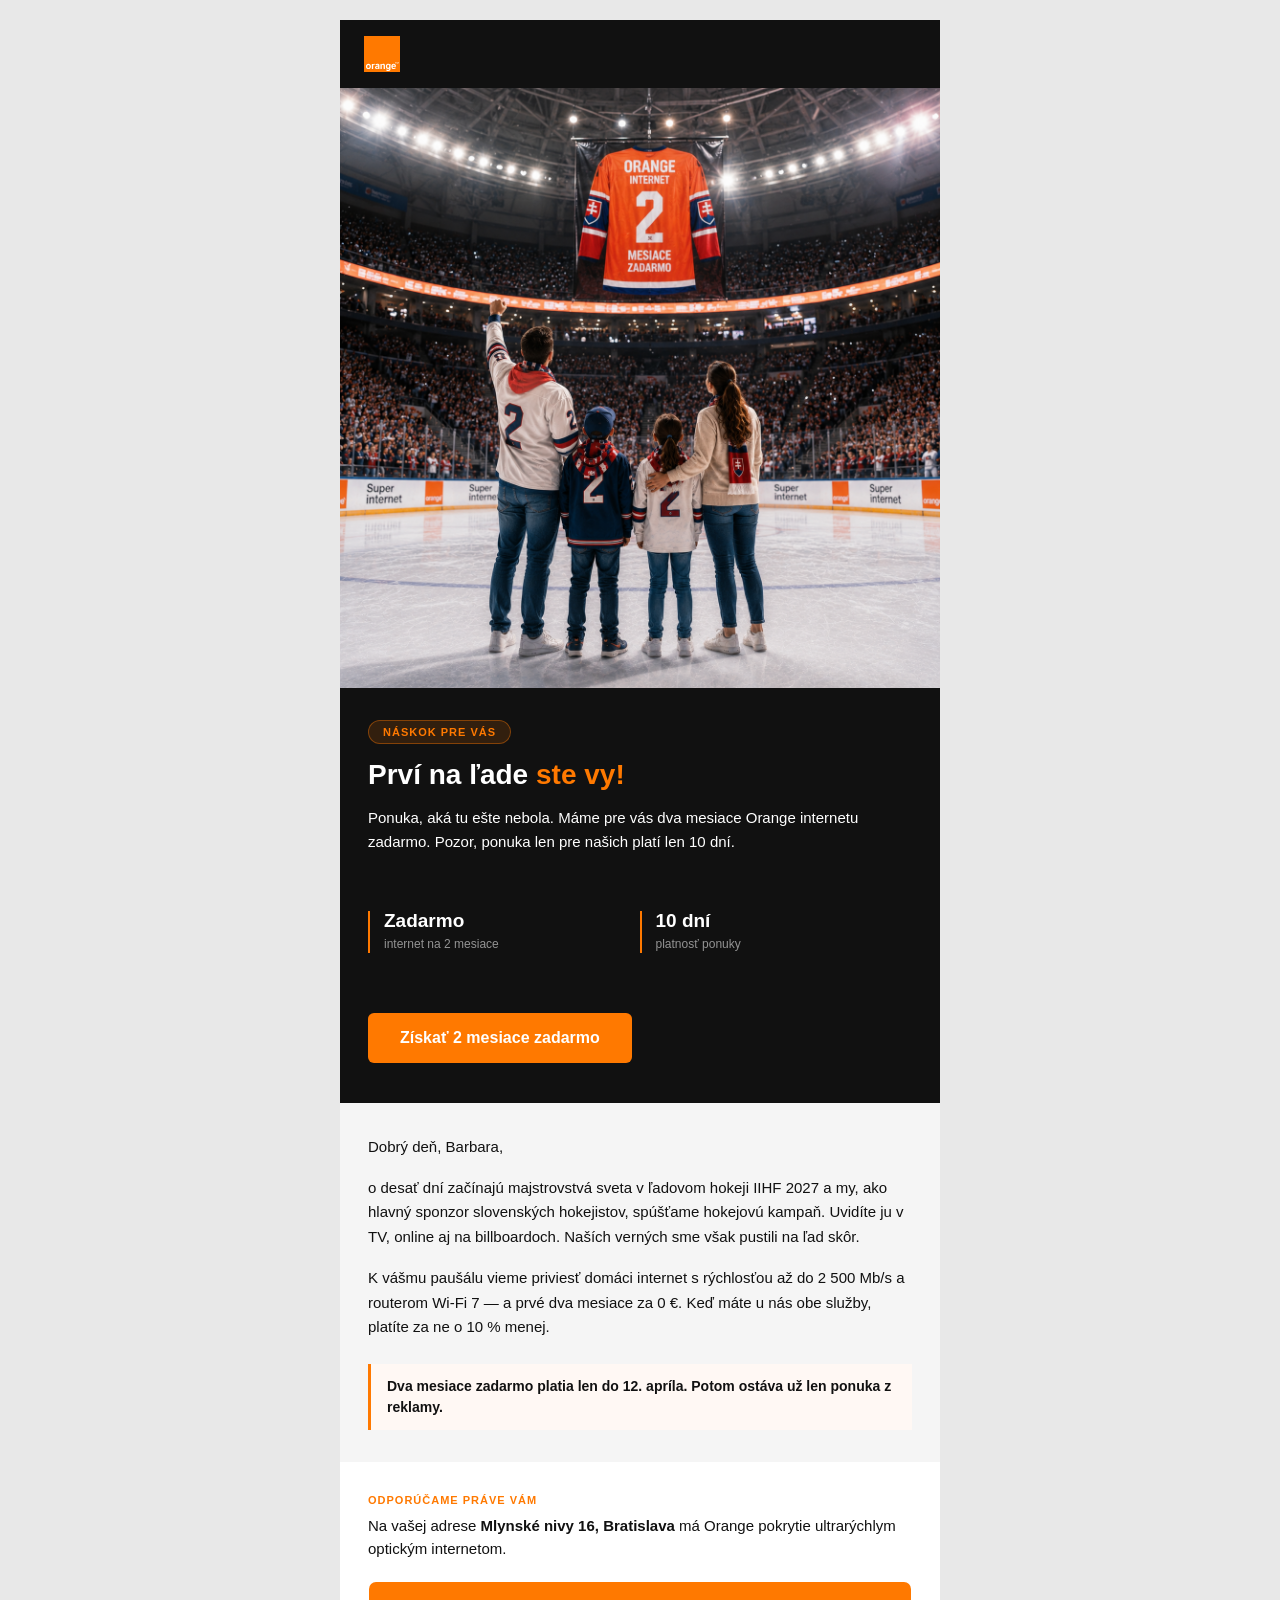
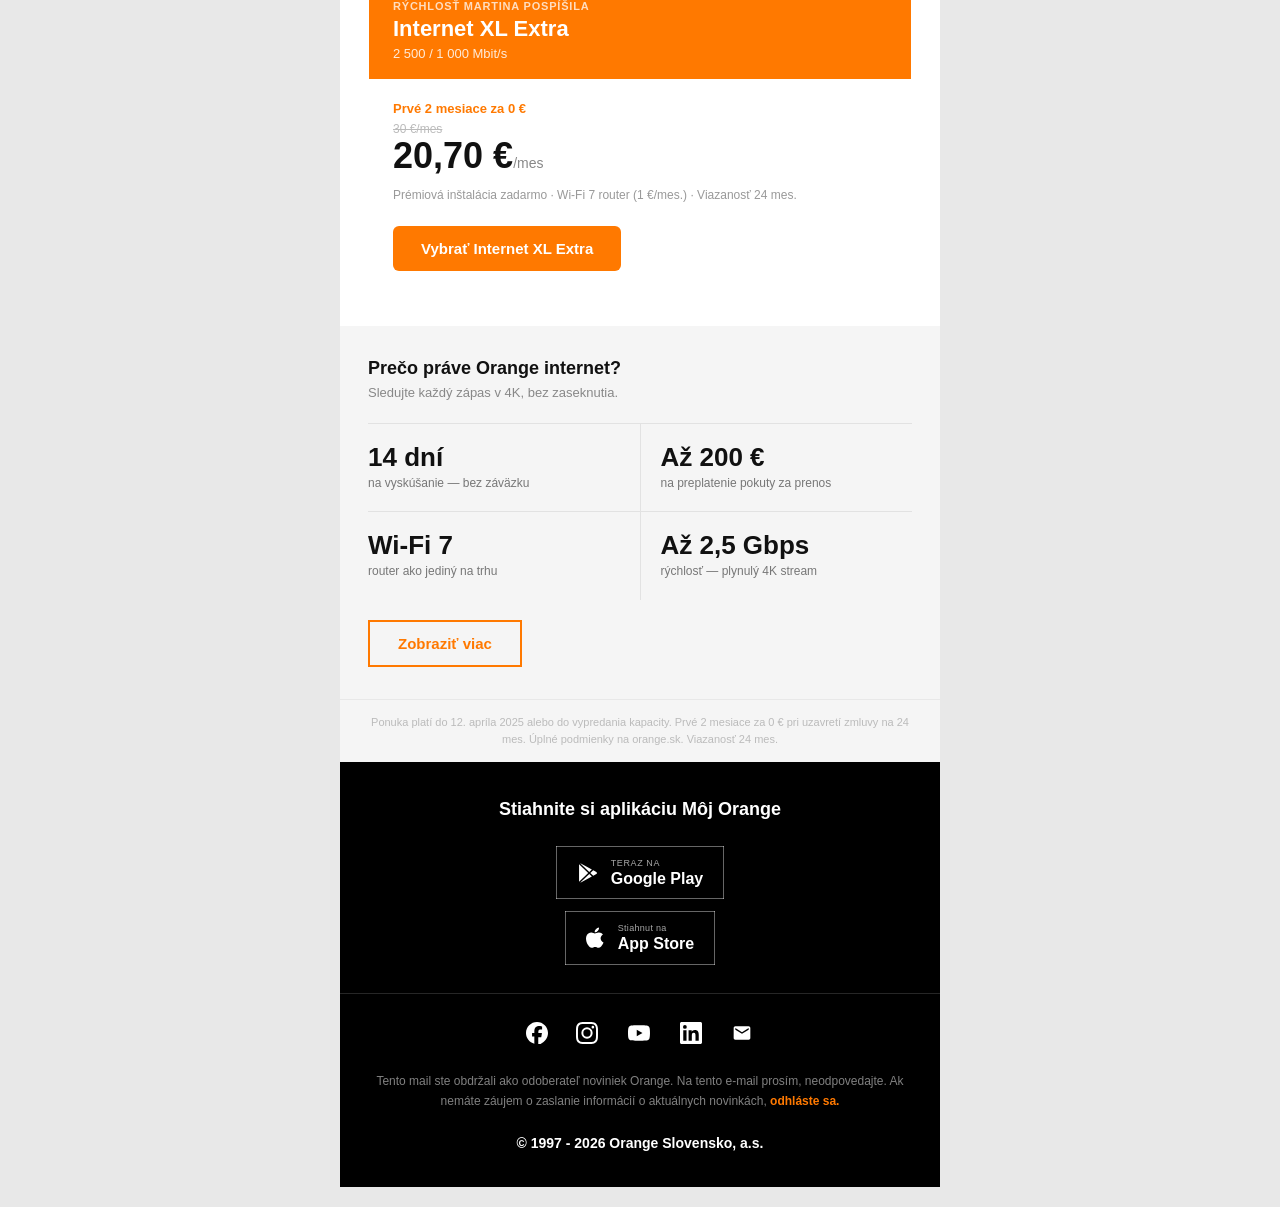
<file: zaraguza-sk/email/v1-early-bird.html>
<!DOCTYPE html>
<html lang="sk" xmlns="http://www.w3.org/1999/xhtml">
<head>
  <meta charset="UTF-8" />
  <meta name="viewport" content="width=device-width, initial-scale=1.0" />
  <meta http-equiv="X-UA-Compatible" content="IE=edge" />
  <title>Prví na ľade ste vy — exkluzívna ponuka pre vás</title>
  <style>
    body, table, td, a { -webkit-text-size-adjust: 100%; -ms-text-size-adjust: 100%; }
    table, td { mso-table-lspace: 0pt; mso-table-rspace: 0pt; border-collapse: collapse; }
    img { border: 0; display: block; max-width: 100%; }
    body { margin: 0; padding: 0; background-color: #e8e8e8; }
    a { color: inherit; text-decoration: none; }
    a[x-apple-data-detectors] { color: inherit !important; text-decoration: none !important; }

    @media only screen and (max-width: 600px) {
      .wrap      { width: 100% !important; }
      .sec-pad   { padding: 16px 20px !important; }
      .sec-pad-b { padding: 0 20px 16px !important; }
      .hero-pad  { padding: 16px 20px 16px !important; }
      .h1        { font-size: 24px !important; }
      .cta-wrap  { width: 100% !important; }
      .cta-td    { width: 100% !important; border-radius: 6px !important; }
      .cta-a     { display: block !important; text-align: center !important; }
      .bla, .blb {
        display: block !important;
        width: 100% !important;
        border-right: none !important;
      }
      .bla { padding: 20px 0 !important; }
      .blb { padding: 20px 0 !important; border-left: none !important;
             border-top: 1px solid #efefef !important; }
      .stat-num  { font-size: 24px !important; }
    }
  </style>
</head>
<body style="margin:0;padding:0;background-color:#e8e8e8;">

  <!-- Preheader -->
  <div aria-hidden="true" style="display:none;max-height:0;overflow:hidden;color:#e8e8e8;font-size:1px;">
    Dva mesiace internetu za 0 €. Ponuka len pre vás platí 10 dní.&nbsp;‌&nbsp;‌&nbsp;‌&nbsp;‌&nbsp;‌
  </div>

  <table role="presentation" width="100%" cellspacing="0" cellpadding="0" border="0">
  <tr><td align="center" style="padding:20px 0;background-color:#e8e8e8;">

  <table class="wrap" role="presentation" width="600" cellspacing="0" cellpadding="0" border="0"
         style="max-width:600px;background:#ffffff;font-family:Arial,Helvetica,sans-serif;">

    <!-- ══ HEADER ══ -->
    <tr>
      <td style="padding:16px 24px;background-color:#111111;">
        <img src="../tender.lb.sk/logo.svg" width="36" height="36" alt="Orange Slovensko" />
      </td>
    </tr>

    <!-- ══ HERO FOTO ══ -->
    <tr>
      <td style="padding:0;font-size:0;line-height:0;background-color:#111111;">
        <img src="../images/nl-V1.png" width="600" alt="Hokejový fanúšik v drese Orange na zápase"
             style="width:100%;height:auto;display:block;" />
      </td>
    </tr>

    <!-- ══ HERO TEXT ══ -->
    <tr>
      <td class="hero-pad" style="background-color:#111111;padding:32px 28px 20px;">

        <!-- Eyebrow -->
        <p style="margin:0 0 14px;padding:0;">
          <span style="display:inline-block;background-color:rgba(255,121,0,0.14);border:1px solid rgba(255,121,0,0.4);border-radius:100px;padding:5px 14px;font-size:11px;font-weight:700;color:#ff7900;letter-spacing:1px;text-transform:uppercase;">
            Náskok pre vás
          </span>
        </p>

        <!-- H1 -->
        <h1 class="h1" style="font-size:28px;font-weight:900;color:#ffffff;line-height:1.2;margin:0 0 14px;padding:0;">
          Prví na ľade <span style="color:#ff7900">ste vy!</span>
        </h1>

        <!-- Perex -->
        <p style="font-size:15px;color:#ffffff;line-height:1.65;margin:0 0 28px;padding:0;">
          Ponuka, aká tu ešte nebola. Máme pre vás dva mesiace Orange internetu zadarmo. Pozor, ponuka len pre našich platí len 10 dní.
        </p>        

      </td>
    </tr>

<!-- ══ PREČO ORANGE INTERNET ══ -->
    <tr>
      <td class="sec-pad" style="background-color:#111111;padding:8px 28px 12px;">

        <table role="presentation" width="100%" cellspacing="0" cellpadding="0" border="0" style="margin-bottom:32px;">
          <tr>
            <td class="bda" width="50%" valign="top"
                style="border-left:2px solid #ff7900;padding-left:14px;padding-right:24px;">
              <div style="font-size:19px;font-weight:900;color:#ffffff;line-height:1.1;margin-bottom:4px;">Zadarmo</div>
              <div style="font-size:12px;color:rgba(255,255,255,0.55);line-height:1.4;">internet na 2 mesiace</div>
            </td>
            <td class="bdb" width="50%" valign="top"
                style="border-left:2px solid #ff7900;padding-left:14px;">
              <div style="font-size:19px;font-weight:900;color:#ffffff;line-height:1.1;margin-bottom:4px;">10 dní</div>
              <div style="font-size:12px;color:rgba(255,255,255,0.55);line-height:1.4;">platnosť ponuky</div>
            </td>
          </tr>
        </table>

      </td>
    </tr>

    <tr>
      <td class="hero-pad" style="background-color:#111111;padding:16px 28px 40px;">    

        <!-- CTA primárny -->
        <table class="cta-wrap" role="presentation" cellspacing="0" cellpadding="0" border="0">
          <tr>
            <td class="cta-td" style="background-color:#ff7900;border-radius:6px;">
              <a class="cta-a" href="https://tender-orange.vercel.app/bloomreach#plans-anchor" target="_blank"
                 style="display:inline-block;font-size:16px;font-weight:900;color:#ffffff;text-decoration:none;padding:16px 32px;border-radius:6px;white-space:nowrap;">
                Získať 2 mesiace zadarmo
              </a>
            </td>
          </tr>
        </table>

      </td>
    </tr>

    <!-- ══ PERSONALIZOVANÝ TEXT ══ -->
    <tr>
      <td class="sec-pad" style="background-color:#f5f5f5;padding:32px 28px;">

        <p style="font-size:15px;color:#111111;line-height:1.65;margin:0 0 16px;padding:0;">
          Dobrý deň, Barbara,
        </p>
        <p style="font-size:15px;color:#111111;line-height:1.65;margin:0 0 16px;padding:0;">
          o desať dní začínajú majstrovstvá sveta v ľadovom hokeji IIHF&nbsp;2027 a my, ako hlavný sponzor slovenských hokejistov, spúšťame hokejovú kampaň. Uvidíte ju v TV, online aj na billboardoch. Naších verných sme však pustili na ľad skôr.
        </p>
        <p style="font-size:15px;color:#111111;line-height:1.65;margin:0 0 24px;padding:0;">
          K vášmu paušálu vieme priviesť domáci internet s rýchlosťou až do 2&nbsp;500&nbsp;Mb/s
          a routerom Wi-Fi&nbsp;7 — a prvé dva mesiace za 0&nbsp;€. Keď máte u nás obe služby,
          platíte za ne o 10&nbsp;% menej.
        </p>

        <!-- Urgency strip -->
        <table role="presentation" width="100%" cellspacing="0" cellpadding="0" border="0">
          <tr>
            <td style="border-left:3px solid #ff7900;padding:12px 16px;background-color:#fff8f4;">
              <p style="font-size:14px;font-weight:700;color:#111111;line-height:1.5;margin:0;padding:0;">
                Dva mesiace zadarmo platia len do&nbsp;12.&nbsp;apríla. Potom ostáva už len ponuka z reklamy.
              </p>
            </td>
          </tr>
        </table>

      </td>
    </tr>

    <!-- ══ ODPORÚČANÝ BALÍK ══ -->
    <tr>
      <td class="sec-pad" style="background-color:#ffffff;padding:32px 28px;">

        <p style="font-size:11px;font-weight:700;color:#ff7900;letter-spacing:1px;text-transform:uppercase;margin:0 0 8px;padding:0;">Odporúčame práve vám</p>
        <p style="font-size:15px;color:#111111;line-height:1.55;margin:0 0 20px;padding:0;">
          Na vašej adrese <strong>Mlynské nivy 16, Bratislava</strong> má Orange pokrytie ultrarýchlym optickým internetom.
        </p>

        <!-- Produktová karta -->
        <table role="presentation" width="100%" cellspacing="0" cellpadding="0" border="0"
               style="background:#ffffff;border-radius:8px;overflow:hidden;border:1px solid #e2e2e2;">

          <tr>
            <td style="background-color:#ff7900;padding:18px 24px;">
              <div style="font-size:11px;font-weight:700;color:rgba(255,255,255,0.75);text-transform:uppercase;letter-spacing:0.8px;margin-bottom:4px;">Rýchlosť Martina Pospíšila</div>
              <div style="font-size:22px;font-weight:900;color:#ffffff;margin-bottom:4px;">Internet XL Extra</div>
              <div style="font-size:13px;color:rgba(255,255,255,0.85);">2 500 / 1 000 Mbit/s</div>
            </td>
          </tr>

          <tr>
            <td style="padding:22px 24px;">
              <!-- Prvé 2 mesiace za 0 € -->
              <div style="font-size:13px;color:#ff7900;font-weight:700;margin-bottom:6px;">Prvé 2 mesiace za 0 €</div>
              <div style="font-size:12px;color:#bbbbbb;text-decoration:line-through;margin-bottom:2px;">30 €/mes</div>
              <div style="font-size:36px;font-weight:900;color:#111111;line-height:1;margin-bottom:12px;">
                20,70&nbsp;€<span style="font-size:14px;font-weight:400;color:#888888;">/mes</span>
              </div>
              <p style="font-size:12px;color:#999999;margin:0 0 22px;padding:0;line-height:1.5;">
                Prémiová inštalácia zadarmo · Wi-Fi 7 router (1 €/mes.) · Viazanosť 24 mes.
              </p>
              <table class="cta-wrap" role="presentation" cellspacing="0" cellpadding="0" border="0">
                <tr>
                  <td class="cta-td" style="background-color:#ff7900;border-radius:6px;">
                    <a class="cta-a" href="https://tender-orange.vercel.app/bloomreach#plans-anchor" target="_blank"
                       style="display:inline-block;font-size:15px;font-weight:900;color:#ffffff;text-decoration:none;padding:14px 28px;border-radius:6px;white-space:nowrap;">
                      Vybrať Internet XL Extra
                    </a>
                  </td>
                </tr>
              </table>
            </td>
          </tr>

        </table>

      </td>
    </tr>

    <!-- ══ PREČO ORANGE INTERNET ══ -->
    <tr>
      <td class="sec-pad" style="background-color:#f5f5f5;padding:32px 28px 20px;">

        <h2 style="font-size:18px;font-weight:900;color:#111111;line-height:1.2;margin:0 0 4px;padding:0;">
          Prečo práve Orange internet?
        </h2>
        <p style="font-size:13px;color:#888888;line-height:1.5;margin:0;padding:0;">
          Sledujte každý zápas v 4K, bez zaseknutia.
        </p>

        <table role="presentation" width="100%" cellspacing="0" cellpadding="0" border="0" style="margin-top:20px;border-top:1px solid #e2e2e2;">
          <tr>
            <td class="bla" width="50%" valign="top"
                style="padding:20px 20px 20px 0;border-right:1px solid #e2e2e2;">
              <div class="stat-num" style="font-size:26px;font-weight:900;color:#111111;line-height:1;margin-bottom:5px;">14 dní</div>
              <div style="font-size:12px;color:#777777;line-height:1.4;">na vyskúšanie — bez záväzku</div>
            </td>
            <td class="blb" width="50%" valign="top"
                style="padding:20px 0 20px 20px;">
              <div class="stat-num" style="font-size:26px;font-weight:900;color:#111111;line-height:1;margin-bottom:5px;">Až 200&nbsp;€</div>
              <div style="font-size:12px;color:#777777;line-height:1.4;">na preplatenie pokuty za prenos</div>
            </td>
          </tr>
        </table>

        <table role="presentation" width="100%" cellspacing="0" cellpadding="0" border="0" style="border-top:1px solid #e2e2e2;">
          <tr>
            <td class="bla" width="50%" valign="top"
                style="padding:20px 20px 20px 0;border-right:1px solid #e2e2e2;">
              <div class="stat-num" style="font-size:26px;font-weight:900;color:#111111;line-height:1;margin-bottom:5px;">Wi-Fi 7</div>
              <div style="font-size:12px;color:#777777;line-height:1.4;">router ako jediný na trhu</div>
            </td>
            <td class="blb" width="50%" valign="top"
                style="padding:20px 0 20px 20px;">
              <div class="stat-num" style="font-size:26px;font-weight:900;color:#111111;line-height:1;margin-bottom:5px;">Až 2,5 Gbps</div>
              <div style="font-size:12px;color:#777777;line-height:1.4;">rýchlosť — plynulý 4K stream</div>
            </td>
          </tr>
        </table>

      </td>
    </tr>

    <!-- ══ CTA: Zobraziť viac ══ -->
    <tr>
      <td class="sec-pad-b" style="background-color:#f5f5f5;padding:0 28px 32px;">
        <table class="cta-wrap" role="presentation" cellspacing="0" cellpadding="0" border="0">
          <tr>
            <td class="cta-td" style="border:2px solid #ff7900;border-radius:6px;">
              <a class="cta-a" href="https://tender-orange.vercel.app/bloomreach" target="_blank"
                 style="display:inline-block;font-size:15px;font-weight:700;color:#ff7900;text-decoration:none;padding:13px 28px;border-radius:4px;white-space:nowrap;">
                Zobraziť viac
              </a>
            </td>
          </tr>
        </table>
      </td>
    </tr>

    <!-- ══ DISCLAIMER ══ -->
    <tr>
      <td style="background-color:#f5f5f5;padding:14px 20px;border-top:1px solid #e8e8e8;">
        <p style="font-size:11px;color:#bbbbbb;line-height:1.55;margin:0;padding:0;text-align:center;">
          Ponuka platí do 12. apríla 2025 alebo do vypredania kapacity. Prvé 2 mesiace za 0 € pri uzavretí zmluvy na 24 mes. Úplné podmienky na orange.sk. Viazanosť 24 mes.
        </p>
      </td>
    </tr>

    <!-- ══ FOOTER: App download ══ -->
    <tr>
      <td style="background-color:#000000;padding:36px 28px 28px;text-align:center;">
        <h3 style="font-family:Arial,Helvetica,sans-serif;font-size:18px;font-weight:900;color:#ffffff;line-height:1.3;margin:0 0 24px;padding:0;">
          Stiahnite si aplikáciu Môj Orange
        </h3>
        <table role="presentation" cellspacing="0" cellpadding="0" border="0" style="margin:0 auto 12px;">
          <tr>
            <td style="border:1px solid rgba(255,255,255,0.4);border-radius:8px;padding:11px 20px;">
              <table role="presentation" cellspacing="0" cellpadding="0" border="0">
                <tr>
                  <td style="padding-right:12px;vertical-align:middle;">
                    <svg width="22" height="22" viewBox="0 0 24 24" fill="none" xmlns="http://www.w3.org/2000/svg" style="display:block;">
                      <path d="M2.25 21.2114V2.78954C2.25012 2.74957 2.26204 2.71053 2.28427 2.67731C2.30649 2.64409 2.33803 2.61817 2.37492 2.6028C2.41182 2.58743 2.45243 2.5833 2.49166 2.59092C2.5309 2.59854 2.56701 2.61757 2.59547 2.64563L12.1875 12L2.59547 21.3553C2.56701 21.3834 2.5309 21.4024 2.49166 21.41C2.45243 21.4177 2.41182 21.4135 2.37492 21.3982C2.33803 21.3828 2.30649 21.3569 2.28427 21.3236C2.26204 21.2904 2.25012 21.2514 2.25 21.2114Z" fill="white"/>
                      <path d="M16.2093 15.8437L4.18216 22.47L4.17466 22.4742C3.96747 22.5867 3.7706 22.3064 3.94028 22.1433L13.3683 13.1283L16.2093 15.8437Z" fill="white"/>
                      <path d="M3.9412 1.85674C3.77057 1.69362 3.96745 1.4133 4.17557 1.5258L4.18307 1.53002L16.2093 8.15627L13.3682 10.8727L3.9412 1.85674Z" fill="white"/>
                      <path d="M21.0647 13.1719L17.7061 15.0215L14.5481 12L17.7061 8.97983L21.0647 10.8281C21.9783 11.333 21.9783 12.667 21.0647 13.1719Z" fill="white"/>
                    </svg>
                  </td>
                  <td style="text-align:left;vertical-align:middle;">
                    <div style="font-family:Arial,Helvetica,sans-serif;font-size:9px;color:rgba(255,255,255,0.65);text-transform:uppercase;letter-spacing:0.6px;margin-bottom:2px;">TERAZ NA</div>
                    <div style="font-family:Arial,Helvetica,sans-serif;font-size:16px;font-weight:700;color:#ffffff;line-height:1.1;">Google Play</div>
                  </td>
                </tr>
              </table>
            </td>
          </tr>
        </table>
        <table role="presentation" cellspacing="0" cellpadding="0" border="0" style="margin:0 auto;">
          <tr>
            <td style="border:1px solid rgba(255,255,255,0.4);border-radius:8px;padding:11px 20px;">
              <table role="presentation" cellspacing="0" cellpadding="0" border="0">
                <tr>
                  <td style="padding-right:12px;vertical-align:middle;">
                    <svg width="20" height="24" viewBox="0 0 24 25" fill="none" xmlns="http://www.w3.org/2000/svg" style="display:block;">
                      <path d="M17.5397 12.9348C17.5525 12.0025 17.8153 11.0884 18.3037 10.2776C18.792 9.46672 19.4902 8.78545 20.333 8.29716C19.7976 7.57655 19.0912 6.98352 18.27 6.56517C17.4487 6.14682 16.5353 5.91467 15.6022 5.88716C13.6117 5.69028 11.6821 7.0095 10.6677 7.0095C9.63381 7.0095 8.07214 5.90671 6.39047 5.93931C5.30272 5.97242 4.24262 6.27048 3.31347 6.80444C2.38431 7.33841 1.61778 8.09006 1.08857 8.98618C-1.20381 12.7262 0.506105 18.2227 2.70205 21.2458C3.80074 22.7262 5.08477 24.3797 6.76493 24.3211C8.40906 24.2568 9.02311 23.3332 11.0077 23.3332C12.9739 23.3332 13.55 24.3211 15.2642 24.2838C17.0285 24.2568 18.14 22.7969 19.2002 21.3025C19.9896 20.2478 20.597 19.082 21 17.8484C19.975 17.4399 19.1003 16.7561 18.485 15.8823C17.8697 15.0086 17.5409 13.9834 17.5397 12.9348Z" fill="white"/>
                      <path d="M14.3028 3.89883C15.2648 2.81069 15.7387 1.41208 15.6239 0C14.1543 0.145448 12.7968 0.8073 11.8219 1.85368C11.3452 2.36487 10.9801 2.95957 10.7475 3.60379C10.5149 4.24801 10.4193 4.92911 10.4662 5.60816C11.2013 5.61529 11.9285 5.46516 12.593 5.16908C13.2576 4.87299 13.8422 4.43867 14.3028 3.89883Z" fill="white"/>
                    </svg>
                  </td>
                  <td style="text-align:left;vertical-align:middle;">
                    <div style="font-family:Arial,Helvetica,sans-serif;font-size:9px;color:rgba(255,255,255,0.65);letter-spacing:0.3px;margin-bottom:2px;">Stiahnut na</div>
                    <div style="font-family:Arial,Helvetica,sans-serif;font-size:16px;font-weight:700;color:#ffffff;line-height:1.1;">App Store</div>
                  </td>
                </tr>
              </table>
            </td>
          </tr>
        </table>
      </td>
    </tr>

    <!-- Divider -->
    <tr>
      <td style="background-color:#000000;padding:0;font-size:0;line-height:0;">
        <div style="height:1px;background-color:rgba(255,255,255,0.15);font-size:0;line-height:0;"></div>
      </td>
    </tr>

    <!-- ══ FOOTER: Social icons ══ -->
    <tr>
      <td style="background-color:#000000;padding:28px 20px;text-align:center;">
        <table role="presentation" cellspacing="0" cellpadding="0" border="0" style="margin:0 auto;">
          <tr>
            <td style="padding:0 14px;">
              <a href="#" target="_blank" aria-label="Facebook">
                <svg width="22" height="22" viewBox="0 0 24 24" fill="white" xmlns="http://www.w3.org/2000/svg" style="display:block;">
                  <path d="M9.101 23.691v-7.98H6.627v-3.667h2.474v-1.58c0-4.085 1.848-5.978 5.858-5.978.401 0 .955.042 1.468.103a8.68 8.68 0 0 1 1.141.195v3.325a8.623 8.623 0 0 0-.653-.036 26.805 26.805 0 0 0-.733-.009c-.707 0-1.259.096-1.675.309a1.686 1.686 0 0 0-.679.622c-.258.42-.374.995-.374 1.752v1.297h3.919l-.532 3.47-.253 1.197H13.37v8.245C19.396 23.238 24 18.179 24 12.044c0-6.627-5.373-12-12-12s-12 5.373-12 12c0 5.628 3.874 10.35 9.101 11.647Z"/>
                </svg>
              </a>
            </td>
            <td style="padding:0 14px;">
              <a href="#" target="_blank" aria-label="Instagram">
                <svg width="22" height="22" viewBox="0 0 24 24" fill="white" xmlns="http://www.w3.org/2000/svg" style="display:block;">
                  <path d="M12 2.163c3.204 0 3.584.012 4.85.07 3.252.148 4.771 1.691 4.919 4.919.058 1.265.069 1.645.069 4.849 0 3.205-.012 3.584-.069 4.849-.149 3.225-1.664 4.771-4.919 4.919-1.266.058-1.644.07-4.85.07-3.204 0-3.584-.012-4.849-.07-3.26-.149-4.771-1.699-4.919-4.92-.058-1.265-.07-1.644-.07-4.849 0-3.204.013-3.583.07-4.849.149-3.227 1.664-4.771 4.919-4.919 1.266-.057 1.645-.069 4.849-.069zM12 0C8.741 0 8.333.014 7.053.072 2.695.272.273 2.69.073 7.052.014 8.333 0 8.741 0 12c0 3.259.014 3.668.072 4.948.2 4.358 2.618 6.78 6.98 6.98C8.333 23.986 8.741 24 12 24c3.259 0 3.668-.014 4.948-.072 4.354-.2 6.782-2.618 6.979-6.98.059-1.28.073-1.689.073-4.948 0-3.259-.014-3.667-.072-4.947-.196-4.354-2.617-6.78-6.979-6.98C15.668.014 15.259 0 12 0zm0 5.838a6.162 6.162 0 1 0 0 12.324 6.162 6.162 0 0 0 0-12.324zM12 16a4 4 0 1 1 0-8 4 4 0 0 1 0 8zm6.406-11.845a1.44 1.44 0 1 0 0 2.881 1.44 1.44 0 0 0 0-2.881z"/>
                </svg>
              </a>
            </td>
            <td style="padding:0 14px;">
              <a href="#" target="_blank" aria-label="YouTube">
                <svg width="26" height="22" viewBox="0 0 24 24" fill="white" xmlns="http://www.w3.org/2000/svg" style="display:block;">
                  <path d="M23.498 6.186a3.016 3.016 0 0 0-2.122-2.136C19.505 3.545 12 3.545 12 3.545s-7.505 0-9.377.505A3.017 3.017 0 0 0 .502 6.186C0 8.07 0 12 0 12s0 3.93.502 5.814a3.016 3.016 0 0 0 2.122 2.136c1.871.505 9.376.505 9.376.505s7.505 0 9.377-.505a3.015 3.015 0 0 0 2.122-2.136C24 15.93 24 12 24 12s0-3.93-.502-5.814zM9.545 15.568V8.432L15.818 12l-6.273 3.568z"/>
                </svg>
              </a>
            </td>
            <td style="padding:0 14px;">
              <a href="#" target="_blank" aria-label="LinkedIn">
                <svg width="22" height="22" viewBox="0 0 24 24" fill="white" xmlns="http://www.w3.org/2000/svg" style="display:block;">
                  <path d="M20.447 20.452h-3.554v-5.569c0-1.328-.027-3.037-1.852-3.037-1.853 0-2.136 1.445-2.136 2.939v5.667H9.351V9h3.414v1.561h.046c.477-.9 1.637-1.85 3.37-1.85 3.601 0 4.267 2.37 4.267 5.455v6.286zM5.337 7.433a2.062 2.062 0 0 1-2.063-2.065 2.064 2.064 0 1 1 2.063 2.065zm1.782 13.019H3.555V9h3.564v11.452zM22.225 0H1.771C.792 0 0 .774 0 1.729v20.542C0 23.227.792 24 1.771 24h20.451C23.2 24 24 23.227 24 22.271V1.729C24 .774 23.2 0 22.222 0h.003z"/>
                </svg>
              </a>
            </td>
            <td style="padding:0 14px;">
              <a href="mailto:" aria-label="E-mail">
                <svg width="24" height="20" viewBox="0 0 24 24" fill="white" xmlns="http://www.w3.org/2000/svg" style="display:block;">
                  <path d="M20 4H4c-1.1 0-1.99.9-1.99 2L2 18c0 1.1.9 2 2 2h16c1.1 0 2-.9 2-2V6c0-1.1-.9-2-2-2zm0 4-8 5-8-5V6l8 5 8-5v2z"/>
                </svg>
              </a>
            </td>
          </tr>
        </table>
      </td>
    </tr>

    <!-- ══ FOOTER: Unsubscribe ══ -->
    <tr>
      <td style="background-color:#000000;padding:0 32px 8px;text-align:center;">
        <p style="font-family:Arial,Helvetica,sans-serif;font-size:12px;color:rgba(255,255,255,0.5);line-height:1.65;margin:0;padding:0;">
          Tento mail ste obdržali ako odoberateľ noviniek Orange. Na tento e-mail prosím, neodpovedajte. Ak nemáte záujem o zaslanie informácií o aktuálnych novinkách, <a href="#" style="color:#ff7900;font-weight:700;text-decoration:none;">odhláste sa.</a>
        </p>
      </td>
    </tr>

    <!-- ══ FOOTER: Copyright ══ -->
    <tr>
      <td style="background-color:#000000;padding:16px 28px 36px;text-align:center;">
        <p style="font-family:Arial,Helvetica,sans-serif;font-size:14px;font-weight:700;color:#ffffff;margin:0;padding:0;">
          &copy; 1997 - 2026 Orange Slovensko, a.s.
        </p>
      </td>
    </tr>

  </table>

  </td></tr>
  </table>

</body>
</html>
</file>
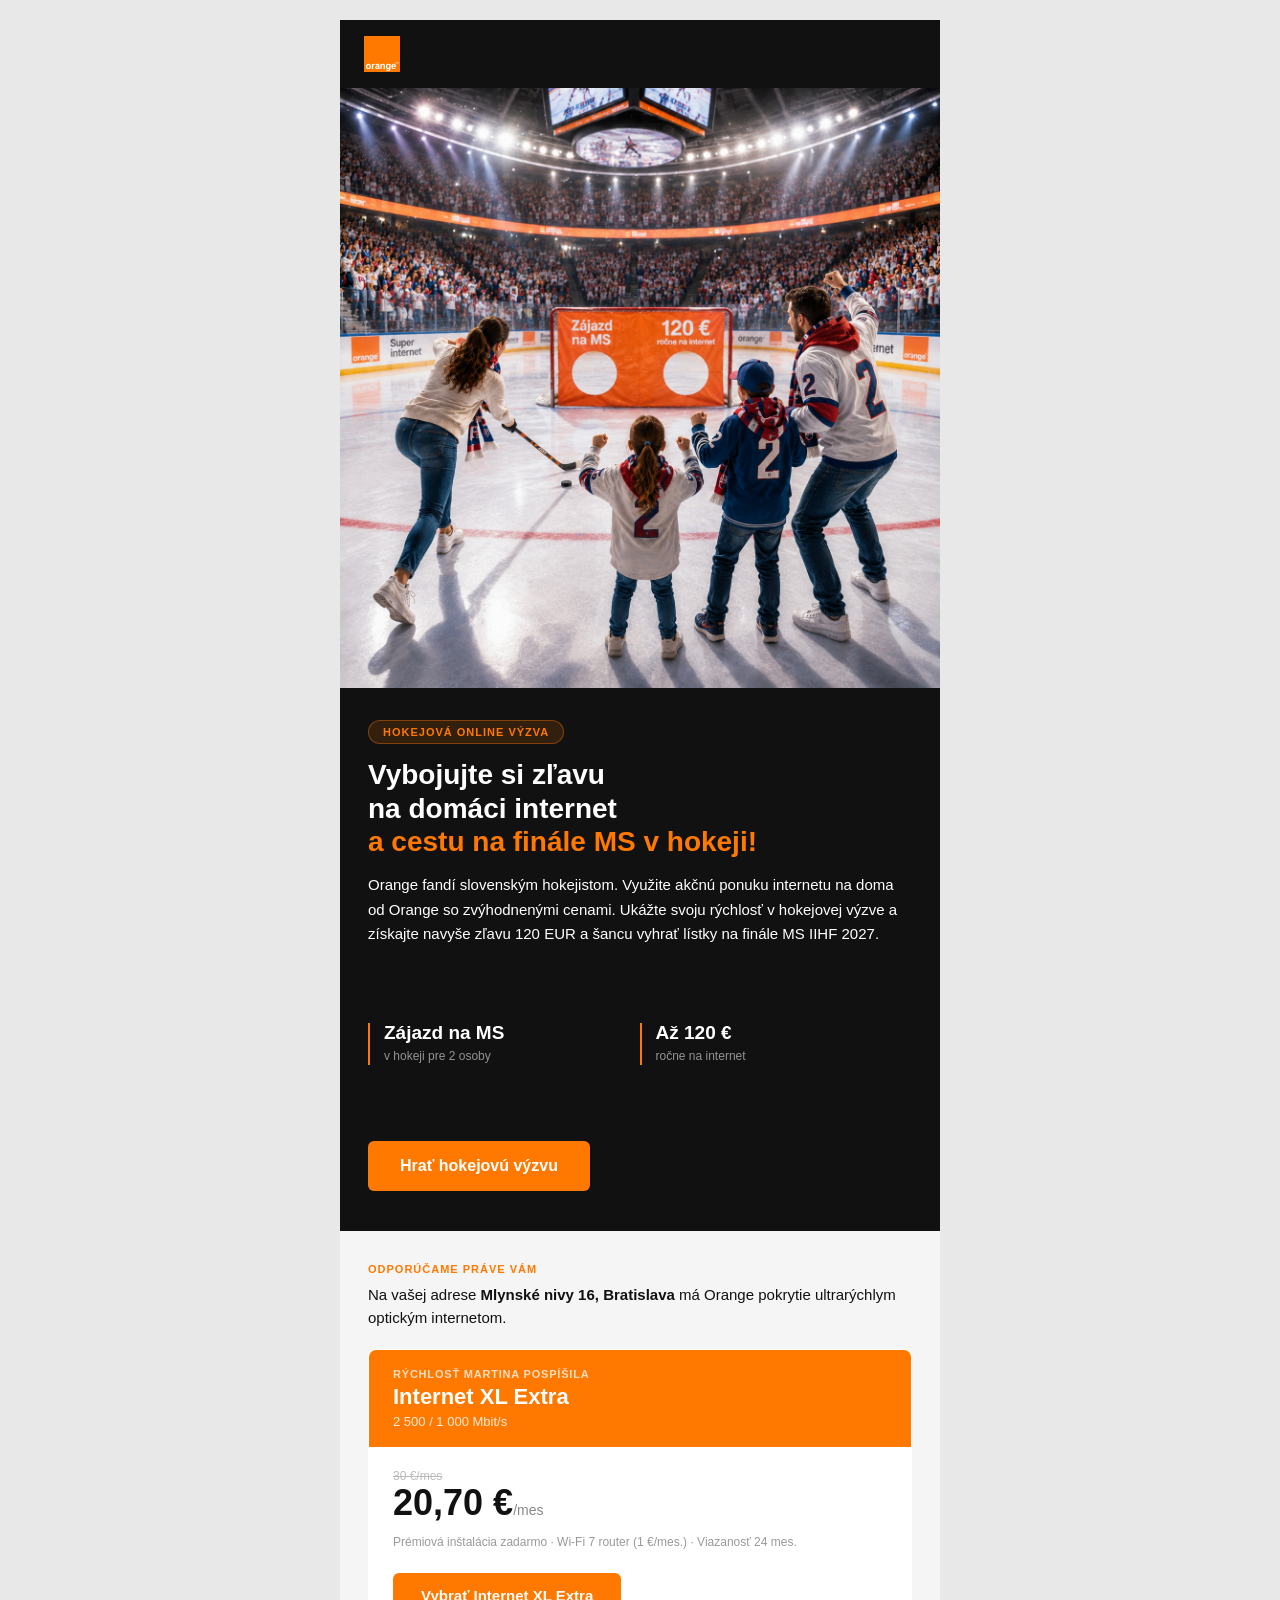
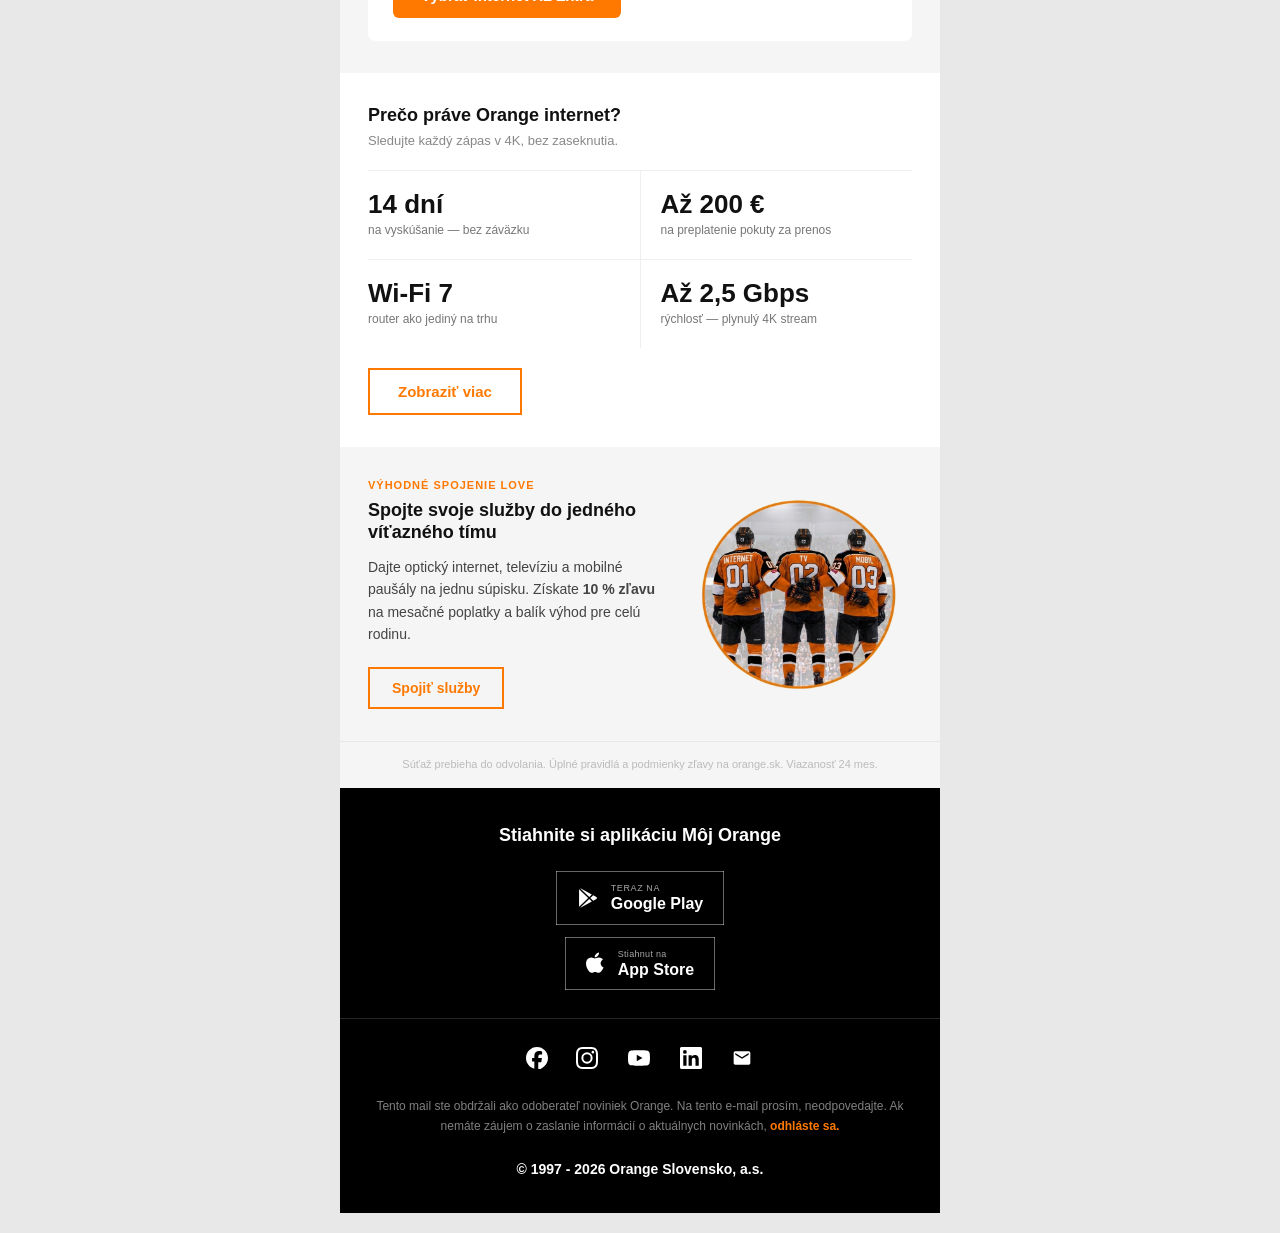
<file: zaraguza-sk/email/v2-campaign.html>
<!DOCTYPE html>
<html lang="sk" xmlns="http://www.w3.org/1999/xhtml">
<head>
  <meta charset="UTF-8" />
  <meta name="viewport" content="width=device-width, initial-scale=1.0" />
  <meta http-equiv="X-UA-Compatible" content="IE=edge" />
  <title>Vybojujte si zľavu až 120 € a leťte na MS v hokeji!</title>
  <style>
    body, table, td, a { -webkit-text-size-adjust: 100%; -ms-text-size-adjust: 100%; }
    table, td { mso-table-lspace: 0pt; mso-table-rspace: 0pt; border-collapse: collapse; }
    img { border: 0; display: block; max-width: 100%; }
    body { margin: 0; padding: 0; background-color: #e8e8e8; }
    a { color: inherit; text-decoration: none; }
    a[x-apple-data-detectors] { color: inherit !important; text-decoration: none !important; }

    @media only screen and (max-width: 600px) {
      .wrap      { width: 100% !important; }
      .sec-pad   { padding: 16px 20px !important; }
      .sec-pad-b { padding: 0 20px 16px !important; }
      .hero-pad  { padding: 16px 20px 16px !important; }
      .h1        { font-size: 24px !important; }
      .cta-wrap  { width: 100% !important; }
      .cta-td    { width: 100% !important; border-radius: 6px !important; }
      .cta-a     { display: block !important; text-align: center !important; }
      .bda, .bdb {
        display: block !important;
        width: 100% !important;
        border-right: none !important;
      }
      .bda { padding: 0 0 16px 14px !important; border-left: 2px solid #ff7900 !important; }
      .bdb { padding: 16px 0 0 14px !important; border-left: 2px solid #ff7900 !important;
             border-top: 1px solid rgba(255,255,255,0.12) !important; }
      .bla, .blb {
        display: block !important;
        width: 100% !important;
        border-right: none !important;
      }
      .bla { padding: 20px 0 !important; }
      .blb { padding: 20px 0 !important; border-left: none !important;
             border-top: 1px solid #efefef !important; }
      .stat-num  { font-size: 24px !important; }
      .ben-text  { display: block !important; width: 100% !important; padding-right: 0 !important; }
      .ben-img   { display: none !important; max-height: 0 !important; overflow: hidden !important; }
      .ben-img-mob { max-height: 300px !important; overflow: visible !important; padding-bottom: 16px !important; }
    }
  </style>
</head>
<body style="margin:0;padding:0;background-color:#e8e8e8;">

  <!-- Preheader -->
  <div aria-hidden="true" style="display:none;max-height:0;overflow:hidden;color:#e8e8e8;font-size:1px;">
    Orange fandí slovenským hokejistom — využite akčnú ponuku internetu a vyhrajte lístky na MS IIHF 2027.&nbsp;‌&nbsp;‌&nbsp;‌&nbsp;‌&nbsp;‌
  </div>

  <table role="presentation" width="100%" cellspacing="0" cellpadding="0" border="0">
  <tr><td align="center" style="padding:20px 0;background-color:#e8e8e8;">

  <table class="wrap" role="presentation" width="600" cellspacing="0" cellpadding="0" border="0"
         style="max-width:600px;background:#ffffff;font-family:Arial,Helvetica,sans-serif;">

    <!-- ══ HEADER ══ -->
    <tr>
      <td style="padding:16px 24px;background-color:#111111;">
        <img src="../tender.lb.sk/logo.svg" width="36" height="36" alt="Orange Slovensko" />
      </td>
    </tr>

    <!-- ══ HERO FOTO ══ -->
    <tr>
      <td style="padding:0;font-size:0;line-height:0;background-color:#111111;">
        <img src="../images/nl-v2.png" width="600" alt="Hokejový fanúšik v drese Orange na zápase"
             style="width:100%;height:auto;display:block;" />
      </td>
    </tr>

    <!-- ══ HERO TEXT ══ -->
    <tr>
      <td class="hero-pad" style="background-color:#111111;padding:32px 28px 40px;">

        <!-- Eyebrow -->
        <p style="margin:0 0 14px;padding:0;">
          <span style="display:inline-block;background-color:rgba(255,121,0,0.14);border:1px solid rgba(255,121,0,0.4);border-radius:100px;padding:5px 14px;font-size:11px;font-weight:700;color:#ff7900;letter-spacing:1px;text-transform:uppercase;">
            Hokejová online výzva
          </span>
        </p>

        <!-- H1 -->
        <h1 class="h1" style="font-size:28px;font-weight:900;color:#ffffff;line-height:1.2;margin:0 0 14px;padding:0;">
          Vybojujte si zľavu<br />na domáci internet<br /><span style="color:#ff7900">a cestu na finále MS v&nbsp;hokeji!</span>
        </h1>

        <!-- Perex -->
        <p style="font-size:15px;color:#ffffff;line-height:1.65;margin:0 0 28px;padding:0;">
          Orange fandí slovenským hokejistom. Využite akčnú ponuku internetu na doma od Orange so zvýhodnenými cenami. Ukážte svoju rýchlosť v hokejovej výzve a získajte navyše zľavu 120&nbsp;EUR a šancu vyhrať lístky na finále MS IIHF 2027.
        </p>

      </td>
    </tr>

    <tr>
      <td class="sec-pad" style="background-color:#111111;padding:8px 28px 12px;">

        <table role="presentation" width="100%" cellspacing="0" cellpadding="0" border="0" style="margin-bottom:32px;">
          <tr>
            <td class="bda" width="50%" valign="top"
                style="border-left:2px solid #ff7900;padding-left:14px;padding-right:24px;">
              <div style="font-size:19px;font-weight:900;color:#ffffff;line-height:1.1;margin-bottom:4px;">Zájazd na MS</div>
              <div style="font-size:12px;color:rgba(255,255,255,0.55);line-height:1.4;">v hokeji pre 2 osoby</div>
            </td>
            <td class="bdb" width="50%" valign="top"
                style="border-left:2px solid #ff7900;padding-left:14px;">
              <div style="font-size:19px;font-weight:900;color:#ffffff;line-height:1.1;margin-bottom:4px;">Až 120&nbsp;€</div>
              <div style="font-size:12px;color:rgba(255,255,255,0.55);line-height:1.4;">ročne na internet</div>
            </td>
          </tr>
        </table>

      </td>
    </tr>

    <tr>
      <td class="hero-pad" style="background-color:#111111;padding:32px 28px 40px;">

        <!-- CTA primárny -->
        <table class="cta-wrap" role="presentation" cellspacing="0" cellpadding="0" border="0">
          <tr>
            <td class="cta-td" style="background-color:#ff7900;border-radius:6px;">
              <a class="cta-a" href="https://tender-orange.vercel.app/bloomreach" target="_blank"
                 style="display:inline-block;font-size:16px;font-weight:900;color:#ffffff;text-decoration:none;padding:16px 32px;border-radius:6px;white-space:nowrap;">
                Hrať hokejovú výzvu
              </a>
            </td>
          </tr>
        </table>

      </td>
    </tr>

    <!-- ══ ODPORÚČANÝ BALÍK ══ -->
    <tr>
      <td class="sec-pad" style="background-color:#f5f5f5;padding:32px 28px;">

        <p style="font-size:11px;font-weight:700;color:#ff7900;letter-spacing:1px;text-transform:uppercase;margin:0 0 8px;padding:0;">Odporúčame práve vám</p>
        <p style="font-size:15px;color:#111111;line-height:1.55;margin:0 0 20px;padding:0;">
          Na vašej adrese <strong>Mlynské nivy 16, Bratislava</strong> má Orange pokrytie ultrarýchlym optickým internetom.
        </p>

        <!-- Produktová karta -->
        <table role="presentation" width="100%" cellspacing="0" cellpadding="0" border="0"
               style="background:#ffffff;border-radius:8px;overflow:hidden;border:1px solid #e2e2e2;">

          <tr>
            <td style="background-color:#ff7900;padding:18px 24px;">
              <div style="font-size:11px;font-weight:700;color:rgba(255,255,255,0.75);text-transform:uppercase;letter-spacing:0.8px;margin-bottom:4px;">Rýchlosť Martina Pospíšila</div>
              <div style="font-size:22px;font-weight:900;color:#ffffff;margin-bottom:4px;">Internet XL Extra</div>
              <div style="font-size:13px;color:rgba(255,255,255,0.85);">2 500 / 1 000 Mbit/s</div>
            </td>
          </tr>

          <tr>
            <td style="padding:22px 24px;">
              <div style="font-size:12px;color:#bbbbbb;text-decoration:line-through;margin-bottom:2px;">30 €/mes</div>
              <div style="font-size:36px;font-weight:900;color:#111111;line-height:1;margin-bottom:12px;">
                20,70&nbsp;€<span style="font-size:14px;font-weight:400;color:#888888;">/mes</span>
              </div>
              <p style="font-size:12px;color:#999999;margin:0 0 22px;padding:0;line-height:1.5;">
                Prémiová inštalácia zadarmo · Wi-Fi 7 router (1 €/mes.) · Viazanosť 24 mes.
              </p>
              <table class="cta-wrap" role="presentation" cellspacing="0" cellpadding="0" border="0">
                <tr>
                  <td class="cta-td" style="background-color:#ff7900;border-radius:6px;">
                    <a class="cta-a" href="https://tender-orange.vercel.app/bloomreach#plans-anchor" target="_blank"
                       style="display:inline-block;font-size:15px;font-weight:900;color:#ffffff;text-decoration:none;padding:14px 28px;border-radius:6px;white-space:nowrap;">
                      Vybrať Internet XL Extra
                    </a>
                  </td>
                </tr>
              </table>
            </td>
          </tr>

        </table>

      </td>
    </tr>

    <!-- ══ PREČO ORANGE INTERNET ══ -->
    <tr>
      <td class="sec-pad" style="background-color:#ffffff;padding:32px 28px 20px;">

        <h2 style="font-size:18px;font-weight:900;color:#111111;line-height:1.2;margin:0 0 4px;padding:0;">
          Prečo práve Orange internet?
        </h2>
        <p style="font-size:13px;color:#888888;line-height:1.5;margin:0;padding:0;">
          Sledujte každý zápas v 4K, bez zaseknutia.
        </p>

        <table role="presentation" width="100%" cellspacing="0" cellpadding="0" border="0" style="margin-top:20px;border-top:1px solid #efefef;">
          <tr>
            <td class="bla" width="50%" valign="top"
                style="padding:20px 20px 20px 0;border-right:1px solid #efefef;">
              <div class="stat-num" style="font-size:26px;font-weight:900;color:#111111;line-height:1;margin-bottom:5px;">14 dní</div>
              <div style="font-size:12px;color:#777777;line-height:1.4;">na vyskúšanie — bez záväzku</div>
            </td>
            <td class="blb" width="50%" valign="top"
                style="padding:20px 0 20px 20px;">
              <div class="stat-num" style="font-size:26px;font-weight:900;color:#111111;line-height:1;margin-bottom:5px;">Až 200&nbsp;€</div>
              <div style="font-size:12px;color:#777777;line-height:1.4;">na preplatenie pokuty za prenos</div>
            </td>
          </tr>
        </table>

        <table role="presentation" width="100%" cellspacing="0" cellpadding="0" border="0" style="border-top:1px solid #efefef;">
          <tr>
            <td class="bla" width="50%" valign="top"
                style="padding:20px 20px 20px 0;border-right:1px solid #efefef;">
              <div class="stat-num" style="font-size:26px;font-weight:900;color:#111111;line-height:1;margin-bottom:5px;">Wi-Fi 7</div>
              <div style="font-size:12px;color:#777777;line-height:1.4;">router ako jediný na trhu</div>
            </td>
            <td class="blb" width="50%" valign="top"
                style="padding:20px 0 20px 20px;">
              <div class="stat-num" style="font-size:26px;font-weight:900;color:#111111;line-height:1;margin-bottom:5px;">Až 2,5 Gbps</div>
              <div style="font-size:12px;color:#777777;line-height:1.4;">rýchlosť — plynulý 4K stream</div>
            </td>
          </tr>
        </table>

      </td>
    </tr>

    <!-- ══ CTA: Zobraziť viac ══ -->
    <tr>
      <td class="sec-pad-b" style="background-color:#ffffff;padding:0 28px 32px;">
        <table class="cta-wrap" role="presentation" cellspacing="0" cellpadding="0" border="0">
          <tr>
            <td class="cta-td" style="border:2px solid #ff7900;border-radius:6px;">
              <a class="cta-a" href="https://tender-orange.vercel.app/bloomreach" target="_blank"
                 style="display:inline-block;font-size:15px;font-weight:700;color:#ff7900;text-decoration:none;padding:13px 28px;border-radius:4px;white-space:nowrap;">
                Zobraziť viac
              </a>
            </td>
          </tr>
        </table>
      </td>
    </tr>

    <!-- ══ BENEFIT LOVE 10% ══ -->
    <tr>
      <td class="sec-pad" style="background-color:#f5f5f5;padding:32px 28px;">
        <table role="presentation" width="100%" cellspacing="0" cellpadding="0" border="0">
          <tr>
            <td class="ben-text" width="58%" valign="middle" style="padding-right:24px;">
              <p style="font-size:11px;font-weight:700;color:#ff7900;letter-spacing:1px;text-transform:uppercase;margin:0 0 8px;padding:0;">Výhodné spojenie Love</p>
              <h2 style="font-size:18px;font-weight:900;color:#111111;line-height:1.25;margin:0 0 12px;padding:0;">
                Spojte svoje služby do jedného víťazného tímu
              </h2>
              <!-- Mobile-only image (medzi nadpisom a textom) -->
              <div class="ben-img-mob" style="max-height:0;overflow:hidden;font-size:0;line-height:0;">
                <img src="../images/benefitko-hokejisti.png" width="200" alt="Orange Love – hokejisti"
                     style="width:100%;max-width:200px;height:auto;display:block;margin:0 auto;border-radius:8px;" />
              </div>
              <p style="font-size:14px;color:#444444;line-height:1.6;margin:0 0 22px;padding:0;">
                Dajte optický internet, televíziu a mobilné paušály na jednu súpisku. Získate <strong>10 % zľavu</strong> na mesačné poplatky a balík výhod pre celú rodinu.
              </p>
              <table class="cta-wrap" role="presentation" cellspacing="0" cellpadding="0" border="0">
                <tr>
                  <td class="cta-td" style="border:2px solid #ff7900;border-radius:6px;">
                    <a class="cta-a" href="https://tender-orange.vercel.app/bloomreach" target="_blank"
                       style="display:inline-block;font-size:14px;font-weight:700;color:#ff7900;text-decoration:none;padding:11px 22px;border-radius:4px;white-space:nowrap;">
                      Spojiť služby
                    </a>
                  </td>
                </tr>
              </table>
            </td>
            <td class="ben-img" width="42%" valign="middle" style="text-align:center;">
              <img src="../images/benefitko-hokejisti.png" width="200" alt="Orange Love – hokejisti"
                   style="width:100%;max-width:200px;height:auto;display:block;margin:0 auto;border-radius:8px;" />
            </td>
          </tr>
        </table>
      </td>
    </tr>

    <!-- ══ DISCLAIMER ══ -->
    <tr>
      <td style="background-color:#f5f5f5;padding:14px 20px;border-top:1px solid #e8e8e8;">
        <p style="font-size:11px;color:#bbbbbb;line-height:1.55;margin:0;padding:0;text-align:center;">
          Súťaž prebieha do odvolania. Úplné pravidlá a podmienky zľavy na orange.sk. Viazanosť 24 mes.
        </p>
      </td>
    </tr>

    <!-- ══ FOOTER: App download ══ -->
    <tr>
      <td style="background-color:#000000;padding:36px 28px 28px;text-align:center;">
        <h3 style="font-family:Arial,Helvetica,sans-serif;font-size:18px;font-weight:900;color:#ffffff;line-height:1.3;margin:0 0 24px;padding:0;">
          Stiahnite si aplikáciu Môj Orange
        </h3>
        <table role="presentation" cellspacing="0" cellpadding="0" border="0" style="margin:0 auto 12px;">
          <tr>
            <td style="border:1px solid rgba(255,255,255,0.4);border-radius:8px;padding:11px 20px;">
              <table role="presentation" cellspacing="0" cellpadding="0" border="0">
                <tr>
                  <td style="padding-right:12px;vertical-align:middle;">
                    <svg width="22" height="22" viewBox="0 0 24 24" fill="none" xmlns="http://www.w3.org/2000/svg" style="display:block;">
                      <path d="M2.25 21.2114V2.78954C2.25012 2.74957 2.26204 2.71053 2.28427 2.67731C2.30649 2.64409 2.33803 2.61817 2.37492 2.6028C2.41182 2.58743 2.45243 2.5833 2.49166 2.59092C2.5309 2.59854 2.56701 2.61757 2.59547 2.64563L12.1875 12L2.59547 21.3553C2.56701 21.3834 2.5309 21.4024 2.49166 21.41C2.45243 21.4177 2.41182 21.4135 2.37492 21.3982C2.33803 21.3828 2.30649 21.3569 2.28427 21.3236C2.26204 21.2904 2.25012 21.2514 2.25 21.2114Z" fill="white"/>
                      <path d="M16.2093 15.8437L4.18216 22.47L4.17466 22.4742C3.96747 22.5867 3.7706 22.3064 3.94028 22.1433L13.3683 13.1283L16.2093 15.8437Z" fill="white"/>
                      <path d="M3.9412 1.85674C3.77057 1.69362 3.96745 1.4133 4.17557 1.5258L4.18307 1.53002L16.2093 8.15627L13.3682 10.8727L3.9412 1.85674Z" fill="white"/>
                      <path d="M21.0647 13.1719L17.7061 15.0215L14.5481 12L17.7061 8.97983L21.0647 10.8281C21.9783 11.333 21.9783 12.667 21.0647 13.1719Z" fill="white"/>
                    </svg>
                  </td>
                  <td style="text-align:left;vertical-align:middle;">
                    <div style="font-family:Arial,Helvetica,sans-serif;font-size:9px;color:rgba(255,255,255,0.65);text-transform:uppercase;letter-spacing:0.6px;margin-bottom:2px;">TERAZ NA</div>
                    <div style="font-family:Arial,Helvetica,sans-serif;font-size:16px;font-weight:700;color:#ffffff;line-height:1.1;">Google Play</div>
                  </td>
                </tr>
              </table>
            </td>
          </tr>
        </table>
        <table role="presentation" cellspacing="0" cellpadding="0" border="0" style="margin:0 auto;">
          <tr>
            <td style="border:1px solid rgba(255,255,255,0.4);border-radius:8px;padding:11px 20px;">
              <table role="presentation" cellspacing="0" cellpadding="0" border="0">
                <tr>
                  <td style="padding-right:12px;vertical-align:middle;">
                    <svg width="20" height="24" viewBox="0 0 24 25" fill="none" xmlns="http://www.w3.org/2000/svg" style="display:block;">
                      <path d="M17.5397 12.9348C17.5525 12.0025 17.8153 11.0884 18.3037 10.2776C18.792 9.46672 19.4902 8.78545 20.333 8.29716C19.7976 7.57655 19.0912 6.98352 18.27 6.56517C17.4487 6.14682 16.5353 5.91467 15.6022 5.88716C13.6117 5.69028 11.6821 7.0095 10.6677 7.0095C9.63381 7.0095 8.07214 5.90671 6.39047 5.93931C5.30272 5.97242 4.24262 6.27048 3.31347 6.80444C2.38431 7.33841 1.61778 8.09006 1.08857 8.98618C-1.20381 12.7262 0.506105 18.2227 2.70205 21.2458C3.80074 22.7262 5.08477 24.3797 6.76493 24.3211C8.40906 24.2568 9.02311 23.3332 11.0077 23.3332C12.9739 23.3332 13.55 24.3211 15.2642 24.2838C17.0285 24.2568 18.14 22.7969 19.2002 21.3025C19.9896 20.2478 20.597 19.082 21 17.8484C19.975 17.4399 19.1003 16.7561 18.485 15.8823C17.8697 15.0086 17.5409 13.9834 17.5397 12.9348Z" fill="white"/>
                      <path d="M14.3028 3.89883C15.2648 2.81069 15.7387 1.41208 15.6239 0C14.1543 0.145448 12.7968 0.8073 11.8219 1.85368C11.3452 2.36487 10.9801 2.95957 10.7475 3.60379C10.5149 4.24801 10.4193 4.92911 10.4662 5.60816C11.2013 5.61529 11.9285 5.46516 12.593 5.16908C13.2576 4.87299 13.8422 4.43867 14.3028 3.89883Z" fill="white"/>
                    </svg>
                  </td>
                  <td style="text-align:left;vertical-align:middle;">
                    <div style="font-family:Arial,Helvetica,sans-serif;font-size:9px;color:rgba(255,255,255,0.65);letter-spacing:0.3px;margin-bottom:2px;">Stiahnut na</div>
                    <div style="font-family:Arial,Helvetica,sans-serif;font-size:16px;font-weight:700;color:#ffffff;line-height:1.1;">App Store</div>
                  </td>
                </tr>
              </table>
            </td>
          </tr>
        </table>
      </td>
    </tr>

    <!-- Divider -->
    <tr>
      <td style="background-color:#000000;padding:0;font-size:0;line-height:0;">
        <div style="height:1px;background-color:rgba(255,255,255,0.15);font-size:0;line-height:0;"></div>
      </td>
    </tr>

    <!-- ══ FOOTER: Social icons ══ -->
    <tr>
      <td style="background-color:#000000;padding:28px 20px;text-align:center;">
        <table role="presentation" cellspacing="0" cellpadding="0" border="0" style="margin:0 auto;">
          <tr>
            <td style="padding:0 14px;">
              <a href="#" target="_blank" aria-label="Facebook">
                <svg width="22" height="22" viewBox="0 0 24 24" fill="white" xmlns="http://www.w3.org/2000/svg" style="display:block;">
                  <path d="M9.101 23.691v-7.98H6.627v-3.667h2.474v-1.58c0-4.085 1.848-5.978 5.858-5.978.401 0 .955.042 1.468.103a8.68 8.68 0 0 1 1.141.195v3.325a8.623 8.623 0 0 0-.653-.036 26.805 26.805 0 0 0-.733-.009c-.707 0-1.259.096-1.675.309a1.686 1.686 0 0 0-.679.622c-.258.42-.374.995-.374 1.752v1.297h3.919l-.532 3.47-.253 1.197H13.37v8.245C19.396 23.238 24 18.179 24 12.044c0-6.627-5.373-12-12-12s-12 5.373-12 12c0 5.628 3.874 10.35 9.101 11.647Z"/>
                </svg>
              </a>
            </td>
            <td style="padding:0 14px;">
              <a href="#" target="_blank" aria-label="Instagram">
                <svg width="22" height="22" viewBox="0 0 24 24" fill="white" xmlns="http://www.w3.org/2000/svg" style="display:block;">
                  <path d="M12 2.163c3.204 0 3.584.012 4.85.07 3.252.148 4.771 1.691 4.919 4.919.058 1.265.069 1.645.069 4.849 0 3.205-.012 3.584-.069 4.849-.149 3.225-1.664 4.771-4.919 4.919-1.266.058-1.644.07-4.85.07-3.204 0-3.584-.012-4.849-.07-3.26-.149-4.771-1.699-4.919-4.92-.058-1.265-.07-1.644-.07-4.849 0-3.204.013-3.583.07-4.849.149-3.227 1.664-4.771 4.919-4.919 1.266-.057 1.645-.069 4.849-.069zM12 0C8.741 0 8.333.014 7.053.072 2.695.272.273 2.69.073 7.052.014 8.333 0 8.741 0 12c0 3.259.014 3.668.072 4.948.2 4.358 2.618 6.78 6.98 6.98C8.333 23.986 8.741 24 12 24c3.259 0 3.668-.014 4.948-.072 4.354-.2 6.782-2.618 6.979-6.98.059-1.28.073-1.689.073-4.948 0-3.259-.014-3.667-.072-4.947-.196-4.354-2.617-6.78-6.979-6.98C15.668.014 15.259 0 12 0zm0 5.838a6.162 6.162 0 1 0 0 12.324 6.162 6.162 0 0 0 0-12.324zM12 16a4 4 0 1 1 0-8 4 4 0 0 1 0 8zm6.406-11.845a1.44 1.44 0 1 0 0 2.881 1.44 1.44 0 0 0 0-2.881z"/>
                </svg>
              </a>
            </td>
            <td style="padding:0 14px;">
              <a href="#" target="_blank" aria-label="YouTube">
                <svg width="26" height="22" viewBox="0 0 24 24" fill="white" xmlns="http://www.w3.org/2000/svg" style="display:block;">
                  <path d="M23.498 6.186a3.016 3.016 0 0 0-2.122-2.136C19.505 3.545 12 3.545 12 3.545s-7.505 0-9.377.505A3.017 3.017 0 0 0 .502 6.186C0 8.07 0 12 0 12s0 3.93.502 5.814a3.016 3.016 0 0 0 2.122 2.136c1.871.505 9.376.505 9.376.505s7.505 0 9.377-.505a3.015 3.015 0 0 0 2.122-2.136C24 15.93 24 12 24 12s0-3.93-.502-5.814zM9.545 15.568V8.432L15.818 12l-6.273 3.568z"/>
                </svg>
              </a>
            </td>
            <td style="padding:0 14px;">
              <a href="#" target="_blank" aria-label="LinkedIn">
                <svg width="22" height="22" viewBox="0 0 24 24" fill="white" xmlns="http://www.w3.org/2000/svg" style="display:block;">
                  <path d="M20.447 20.452h-3.554v-5.569c0-1.328-.027-3.037-1.852-3.037-1.853 0-2.136 1.445-2.136 2.939v5.667H9.351V9h3.414v1.561h.046c.477-.9 1.637-1.85 3.37-1.85 3.601 0 4.267 2.37 4.267 5.455v6.286zM5.337 7.433a2.062 2.062 0 0 1-2.063-2.065 2.064 2.064 0 1 1 2.063 2.065zm1.782 13.019H3.555V9h3.564v11.452zM22.225 0H1.771C.792 0 0 .774 0 1.729v20.542C0 23.227.792 24 1.771 24h20.451C23.2 24 24 23.227 24 22.271V1.729C24 .774 23.2 0 22.222 0h.003z"/>
                </svg>
              </a>
            </td>
            <td style="padding:0 14px;">
              <a href="mailto:" aria-label="E-mail">
                <svg width="24" height="20" viewBox="0 0 24 24" fill="white" xmlns="http://www.w3.org/2000/svg" style="display:block;">
                  <path d="M20 4H4c-1.1 0-1.99.9-1.99 2L2 18c0 1.1.9 2 2 2h16c1.1 0 2-.9 2-2V6c0-1.1-.9-2-2-2zm0 4-8 5-8-5V6l8 5 8-5v2z"/>
                </svg>
              </a>
            </td>
          </tr>
        </table>
      </td>
    </tr>

    <!-- ══ FOOTER: Unsubscribe ══ -->
    <tr>
      <td style="background-color:#000000;padding:0 32px 8px;text-align:center;">
        <p style="font-family:Arial,Helvetica,sans-serif;font-size:12px;color:rgba(255,255,255,0.5);line-height:1.65;margin:0;padding:0;">
          Tento mail ste obdržali ako odoberateľ noviniek Orange. Na tento e-mail prosím, neodpovedajte. Ak nemáte záujem o zaslanie informácií o aktuálnych novinkách, <a href="#" style="color:#ff7900;font-weight:700;text-decoration:none;">odhláste sa.</a>
        </p>
      </td>
    </tr>

    <!-- ══ FOOTER: Copyright ══ -->
    <tr>
      <td style="background-color:#000000;padding:16px 28px 36px;text-align:center;">
        <p style="font-family:Arial,Helvetica,sans-serif;font-size:14px;font-weight:700;color:#ffffff;margin:0;padding:0;">
          &copy; 1997 - 2026 Orange Slovensko, a.s.
        </p>
      </td>
    </tr>

  </table>

  </td></tr>
  </table>

</body>
</html>
</file>
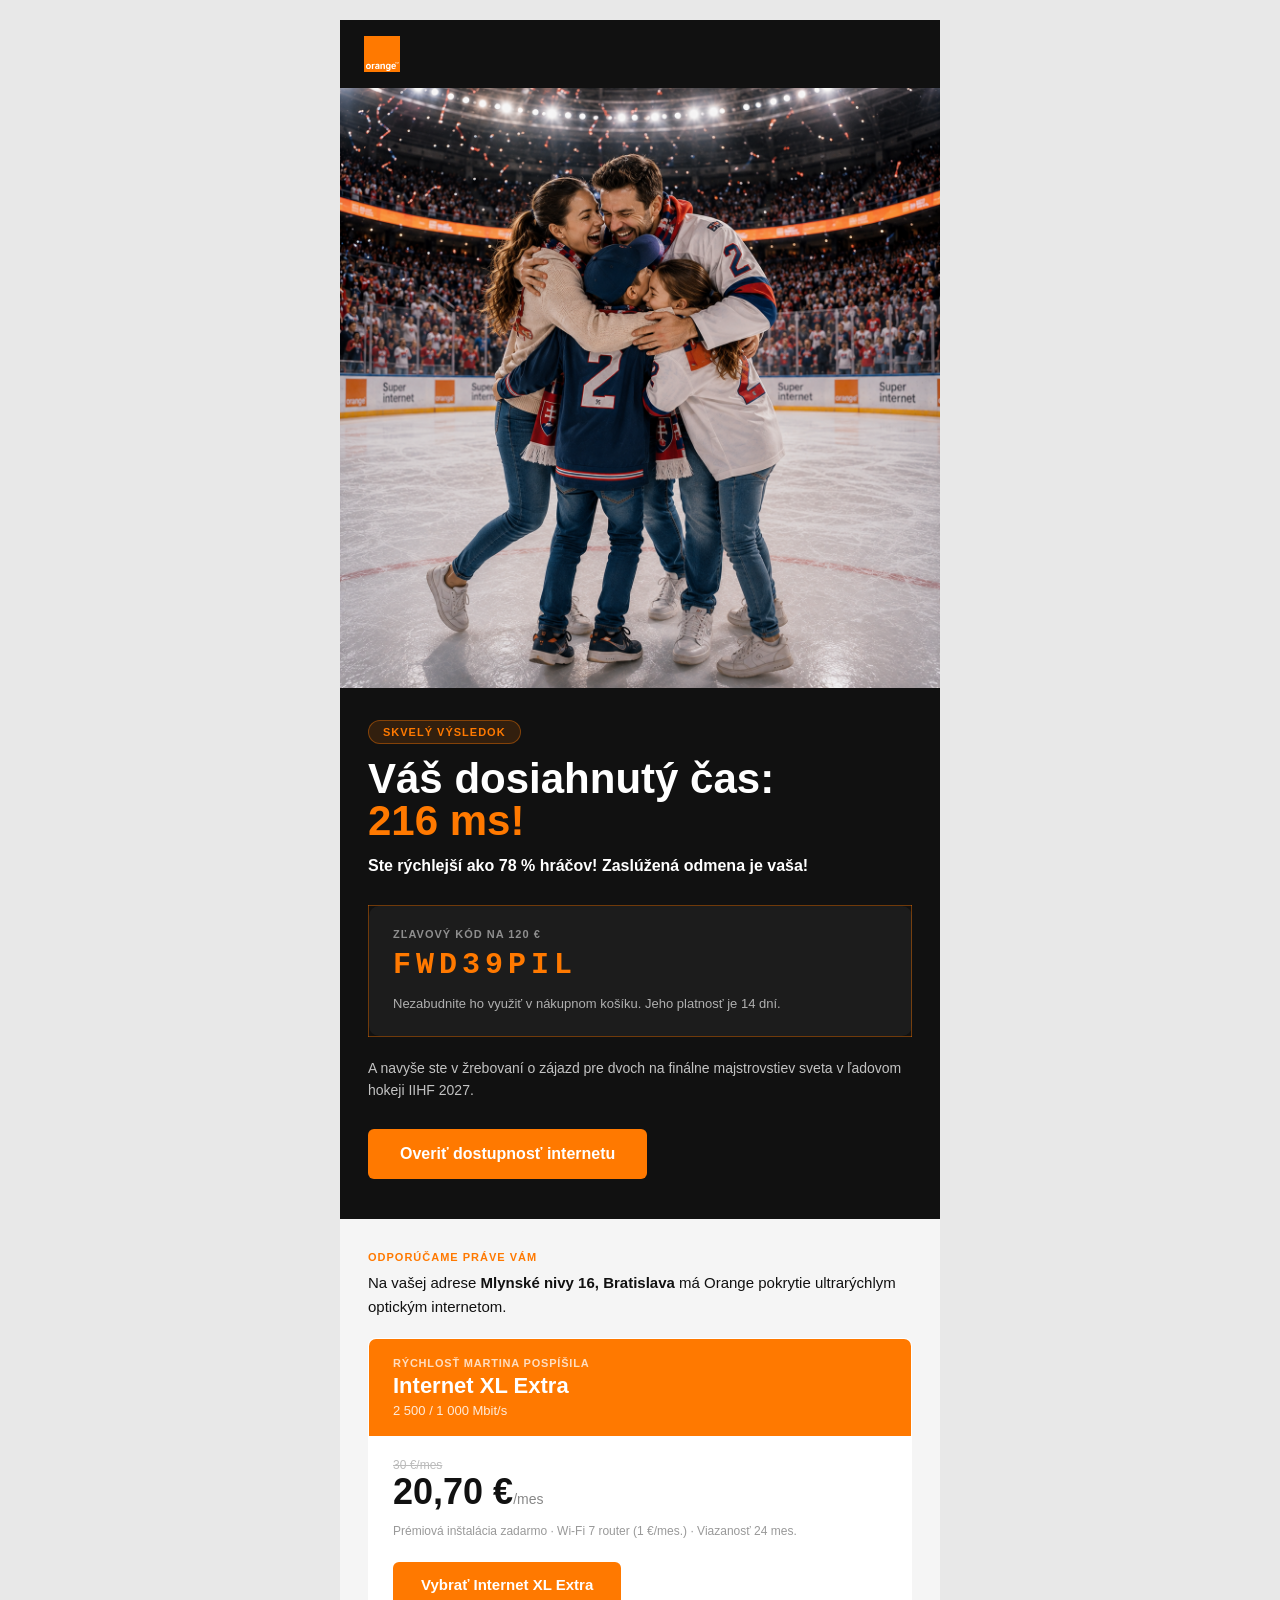
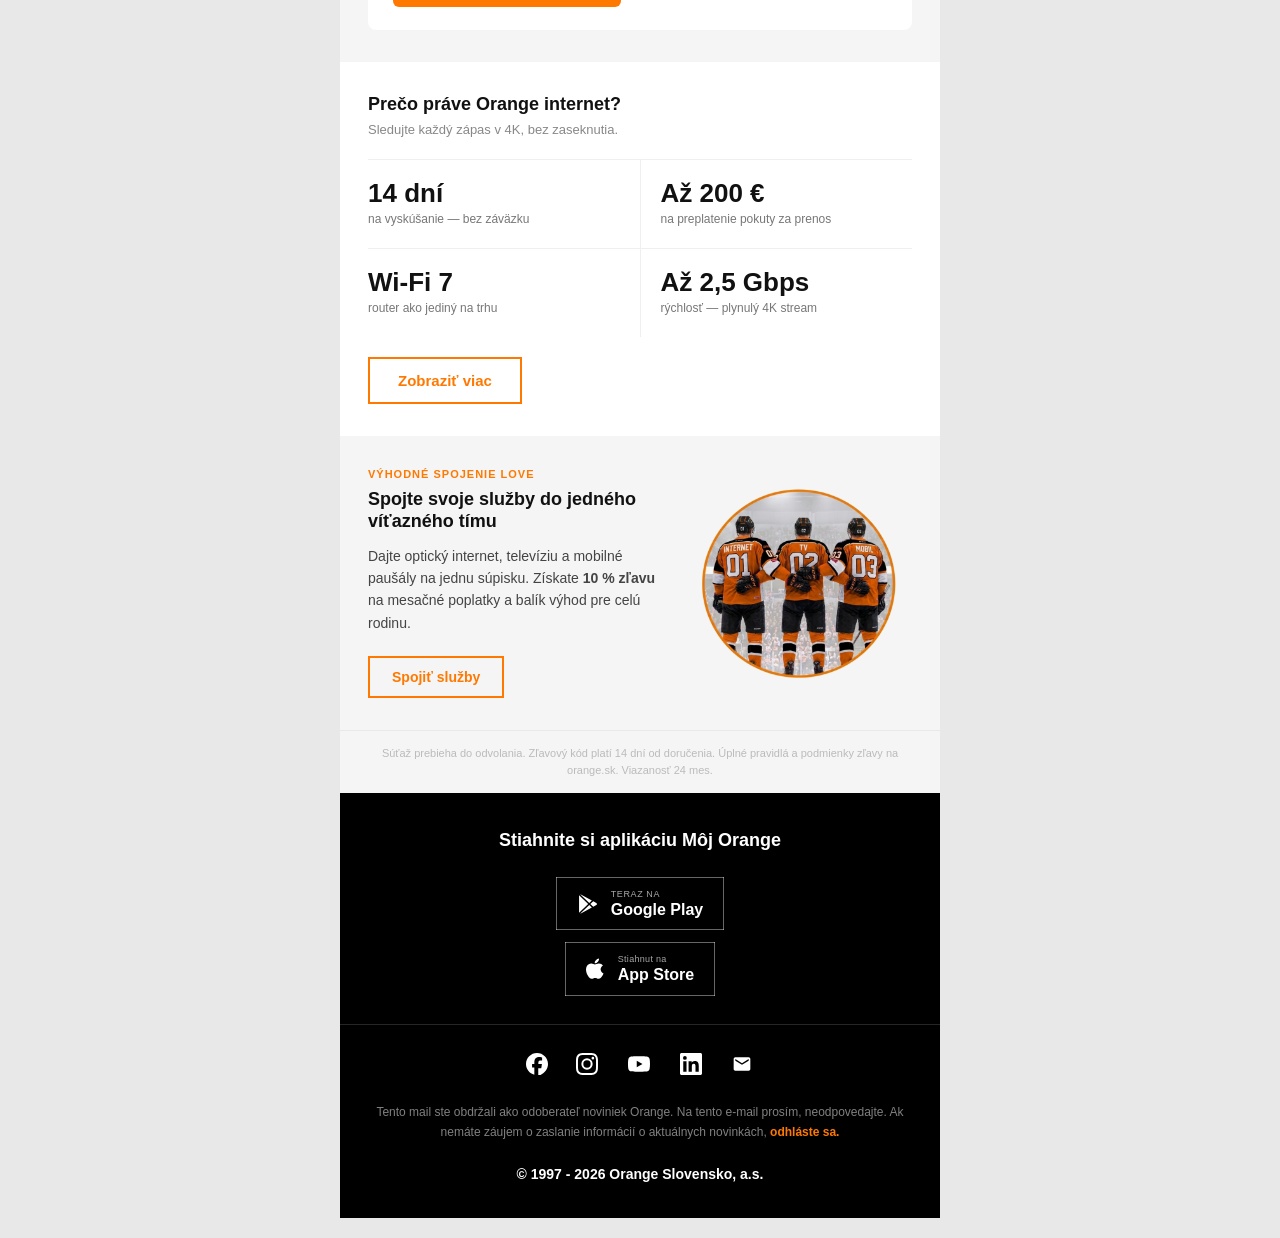
<file: zaraguza-sk/email/v3-challenge.html>
<!DOCTYPE html>
<html lang="sk" xmlns="http://www.w3.org/1999/xhtml">
<head>
  <meta charset="UTF-8" />
  <meta name="viewport" content="width=device-width, initial-scale=1.0" />
  <meta http-equiv="X-UA-Compatible" content="IE=edge" />
  <title>Váš výsledok: 214 ms — odmena je vaša!</title>
  <style>
    body, table, td, a { -webkit-text-size-adjust: 100%; -ms-text-size-adjust: 100%; }
    table, td { mso-table-lspace: 0pt; mso-table-rspace: 0pt; border-collapse: collapse; }
    img { border: 0; display: block; max-width: 100%; }
    body { margin: 0; padding: 0; background-color: #e8e8e8; }
    a { color: inherit; text-decoration: none; }
    a[x-apple-data-detectors] { color: inherit !important; text-decoration: none !important; }

    @media only screen and (max-width: 600px) {
      .wrap      { width: 100% !important; }
      .sec-pad   { padding: 28px 20px !important; }
      .sec-pad-b { padding: 0 20px 28px !important; }
      .hero-pad  { padding: 28px 20px 36px !important; }
      .h1        { font-size: 24px !important; }
      .cta-wrap  { width: 100% !important; }
      .cta-td    { width: 100% !important; border-radius: 6px !important; }
      .cta-a     { display: block !important; text-align: center !important; }
      .bla, .blb {
        display: block !important;
        width: 100% !important;
        border-right: none !important;
      }
      .bla { padding: 20px 0 !important; }
      .blb { padding: 20px 0 !important; border-left: none !important;
             border-top: 1px solid #efefef !important; }
      .stat-num  { font-size: 24px !important; }
      .ben-text  { display: block !important; width: 100% !important; padding-right: 0 !important; }
      .ben-img   { display: none !important; max-height: 0 !important; overflow: hidden !important; }
      .ben-img-mob { max-height: 300px !important; overflow: visible !important; padding-bottom: 16px !important; }
    }
  </style>
</head>
<body style="margin:0;padding:0;background-color:#e8e8e8;">

  <!-- Preheader -->
  <div aria-hidden="true" style="display:none;max-height:0;overflow:hidden;color:#e8e8e8;font-size:1px;">
    Ste rýchlejší než 78 % hráčov! Zľavový kód a šanca na zájazd na MS čakajú.&nbsp;‌&nbsp;‌&nbsp;‌&nbsp;‌&nbsp;‌
  </div>

  <table role="presentation" width="100%" cellspacing="0" cellpadding="0" border="0">
  <tr><td align="center" style="padding:20px 0;background-color:#e8e8e8;">

  <table class="wrap" role="presentation" width="600" cellspacing="0" cellpadding="0" border="0"
         style="max-width:600px;background:#ffffff;font-family:Arial,Helvetica,sans-serif;">

    <!-- ══ HEADER ══ -->
    <tr>
      <td style="padding:16px 24px;background-color:#111111;">
        <img src="../tender.lb.sk/logo.svg" width="36" height="36" alt="Orange Slovensko" />
      </td>
    </tr>

    <!-- ══ HERO FOTO ══ -->
    <tr>
      <td style="padding:0;font-size:0;line-height:0;background-color:#111111;">
        <img src="../images/nl-v3.png" width="600" alt="Hokejový fanúšik v drese Orange na zápase"
             style="width:100%;height:auto;display:block;" />
      </td>
    </tr>

    <!-- ══ HERO TEXT ══ -->
    <tr>
      <td class="hero-pad" style="background-color:#111111;padding:32px 28px 40px;">

        <!-- Eyebrow -->
        <p style="margin:0 0 14px;padding:0;">
          <span style="display:inline-block;background-color:rgba(255,121,0,0.14);border:1px solid rgba(255,121,0,0.4);border-radius:100px;padding:5px 14px;font-size:11px;font-weight:700;color:#ff7900;letter-spacing:1px;text-transform:uppercase;">
            Skvelý výsledok
          </span>
        </p>

        <!-- H1 -->
        <h1 class="h1" style="font-size:42px;font-weight:900;color:#ffffff;line-height:1;margin:0 0 12px;padding:0;">
          Váš dosiahnutý čas: <span style="color:#ff7900">216&nbsp;ms!</span>
        </h1>

        <!-- Subheadline -->
        <p style="font-size:16px;font-weight:700;color:#ffffff;line-height:1.45;margin:0 0 28px;padding:0;">
          Ste rýchlejší ako 78&nbsp;% hráčov! Zaslúžená odmena je vaša!
        </p>

        <!-- Coupon box -->
        <table role="presentation" width="100%" cellspacing="0" cellpadding="0" border="0" style="margin-bottom:20px;">
          <tr>
            <td style="background-color:#1c1c1c;border:1px solid rgba(255,121,0,0.4);border-radius:10px;padding:22px 24px;">
              <p style="font-size:11px;font-weight:700;color:rgba(255,255,255,0.5);text-transform:uppercase;letter-spacing:1px;margin:0 0 8px;padding:0;">Zľavový kód na 120&nbsp;€</p>
              <p style="font-size:30px;font-weight:900;color:#ff7900;letter-spacing:5px;margin:0 0 12px;padding:0;font-family:'Courier New',Courier,monospace;">FWD39PIL</p>
              <p style="font-size:13px;color:rgba(255,255,255,0.65);line-height:1.5;margin:0;padding:0;">
                Nezabudnite ho využiť v nákupnom košíku. Jeho platnosť je&nbsp;14&nbsp;dní.
              </p>
            </td>
          </tr>
        </table>

        <!-- Žrebovanie -->
        <p style="font-size:14px;color:rgba(255,255,255,0.75);line-height:1.6;margin:0 0 28px;padding:0;">
          A navyše ste v žrebovaní o zájazd pre dvoch na finálne majstrovstiev sveta v ľadovom hokeji IIHF&nbsp;2027.
        </p>

        <!-- CTA primárny -->
        <table class="cta-wrap" role="presentation" cellspacing="0" cellpadding="0" border="0">
          <tr>
            <td class="cta-td" style="background-color:#ff7900;border-radius:6px;">
              <a class="cta-a" href="https://tender-orange.vercel.app/bloomreach#plans-anchor" target="_blank"
                 style="display:inline-block;font-size:16px;font-weight:900;color:#ffffff;text-decoration:none;padding:16px 32px;border-radius:6px;white-space:nowrap;">
                Overiť dostupnosť internetu
              </a>
            </td>
          </tr>
        </table>

      </td>
    </tr>


    <!-- ══ ODPORÚČANÝ BALÍK ══ -->
    <tr>
      <td class="sec-pad" style="background-color:#f5f5f5;padding:32px 28px;">

        <p style="font-size:11px;font-weight:700;color:#ff7900;letter-spacing:1px;text-transform:uppercase;margin:0 0 8px;padding:0;">Odporúčame práve vám</p>
        <p style="font-size:15px;color:#111111;line-height:1.55;margin:0 0 20px;padding:0;">
          Na vašej adrese <strong>Mlynské nivy 16, Bratislava</strong> má Orange pokrytie ultrarýchlym optickým internetom.
        </p>

        <!-- Produktová karta -->
        <table role="presentation" width="100%" cellspacing="0" cellpadding="0" border="0"
               style="background:#ffffff;border-radius:8px;overflow:hidden;border:1px solid #e2e2e2;">

          <tr>
            <td style="background-color:#ff7900;padding:18px 24px;">
              <div style="font-size:11px;font-weight:700;color:rgba(255,255,255,0.75);text-transform:uppercase;letter-spacing:0.8px;margin-bottom:4px;">Rýchlosť Martina Pospíšila</div>
              <div style="font-size:22px;font-weight:900;color:#ffffff;margin-bottom:4px;">Internet XL Extra</div>
              <div style="font-size:13px;color:rgba(255,255,255,0.85);">2 500 / 1 000 Mbit/s</div>
            </td>
          </tr>

          <tr>
            <td style="padding:22px 24px;">
              <div style="font-size:12px;color:#bbbbbb;text-decoration:line-through;margin-bottom:2px;">30 €/mes</div>
              <div style="font-size:36px;font-weight:900;color:#111111;line-height:1;margin-bottom:12px;">
                20,70&nbsp;€<span style="font-size:14px;font-weight:400;color:#888888;">/mes</span>
              </div>
              <p style="font-size:12px;color:#999999;margin:0 0 22px;padding:0;line-height:1.5;">
                Prémiová inštalácia zadarmo · Wi-Fi 7 router (1 €/mes.) · Viazanosť 24 mes.
              </p>
              <table class="cta-wrap" role="presentation" cellspacing="0" cellpadding="0" border="0">
                <tr>
                  <td class="cta-td" style="background-color:#ff7900;border-radius:6px;">
                    <a class="cta-a" href="https://tender-orange.vercel.app/bloomreach#plans-anchor" target="_blank"
                       style="display:inline-block;font-size:15px;font-weight:900;color:#ffffff;text-decoration:none;padding:14px 28px;border-radius:6px;white-space:nowrap;">
                      Vybrať Internet XL Extra
                    </a>
                  </td>
                </tr>
              </table>
            </td>
          </tr>

        </table>

      </td>
    </tr>

    <!-- ══ PREČO ORANGE INTERNET ══ -->
    <tr>
      <td class="sec-pad" style="background-color:#ffffff;padding:32px 28px 20px;">

        <h2 style="font-size:18px;font-weight:900;color:#111111;line-height:1.2;margin:0 0 4px;padding:0;">
          Prečo práve Orange internet?
        </h2>
        <p style="font-size:13px;color:#888888;line-height:1.5;margin:0;padding:0;">
          Sledujte každý zápas v 4K, bez zaseknutia.
        </p>

        <table role="presentation" width="100%" cellspacing="0" cellpadding="0" border="0" style="margin-top:20px;border-top:1px solid #efefef;">
          <tr>
            <td class="bla" width="50%" valign="top"
                style="padding:20px 20px 20px 0;border-right:1px solid #efefef;">
              <div class="stat-num" style="font-size:26px;font-weight:900;color:#111111;line-height:1;margin-bottom:5px;">14 dní</div>
              <div style="font-size:12px;color:#777777;line-height:1.4;">na vyskúšanie — bez záväzku</div>
            </td>
            <td class="blb" width="50%" valign="top"
                style="padding:20px 0 20px 20px;">
              <div class="stat-num" style="font-size:26px;font-weight:900;color:#111111;line-height:1;margin-bottom:5px;">Až 200&nbsp;€</div>
              <div style="font-size:12px;color:#777777;line-height:1.4;">na preplatenie pokuty za prenos</div>
            </td>
          </tr>
        </table>

        <table role="presentation" width="100%" cellspacing="0" cellpadding="0" border="0" style="border-top:1px solid #efefef;">
          <tr>
            <td class="bla" width="50%" valign="top"
                style="padding:20px 20px 20px 0;border-right:1px solid #efefef;">
              <div class="stat-num" style="font-size:26px;font-weight:900;color:#111111;line-height:1;margin-bottom:5px;">Wi-Fi 7</div>
              <div style="font-size:12px;color:#777777;line-height:1.4;">router ako jediný na trhu</div>
            </td>
            <td class="blb" width="50%" valign="top"
                style="padding:20px 0 20px 20px;">
              <div class="stat-num" style="font-size:26px;font-weight:900;color:#111111;line-height:1;margin-bottom:5px;">Až 2,5 Gbps</div>
              <div style="font-size:12px;color:#777777;line-height:1.4;">rýchlosť — plynulý 4K stream</div>
            </td>
          </tr>
        </table>

      </td>
    </tr>

    <!-- ══ CTA: Zobraziť viac ══ -->
    <tr>
      <td class="sec-pad-b" style="background-color:#ffffff;padding:0 28px 32px;">
        <table class="cta-wrap" role="presentation" cellspacing="0" cellpadding="0" border="0">
          <tr>
            <td class="cta-td" style="border:2px solid #ff7900;border-radius:6px;">
              <a class="cta-a" href="https://tender-orange.vercel.app/bloomreach" target="_blank"
                 style="display:inline-block;font-size:15px;font-weight:700;color:#ff7900;text-decoration:none;padding:13px 28px;border-radius:4px;white-space:nowrap;">
                Zobraziť viac
              </a>
            </td>
          </tr>
        </table>
      </td>
    </tr>

    <!-- ══ BENEFIT LOVE 10% ══ -->
    <tr>
      <td class="sec-pad" style="background-color:#f5f5f5;padding:32px 28px;">
        <table role="presentation" width="100%" cellspacing="0" cellpadding="0" border="0">
          <tr>
            <td class="ben-text" width="58%" valign="middle" style="padding-right:24px;">
              <p style="font-size:11px;font-weight:700;color:#ff7900;letter-spacing:1px;text-transform:uppercase;margin:0 0 8px;padding:0;">Výhodné spojenie Love</p>
              <h2 style="font-size:18px;font-weight:900;color:#111111;line-height:1.25;margin:0 0 12px;padding:0;">
                Spojte svoje služby do jedného víťazného tímu
              </h2>
              <!-- Mobile-only image (medzi nadpisom a textom) -->
              <div class="ben-img-mob" style="max-height:0;overflow:hidden;font-size:0;line-height:0;">
                <img src="../images/benefitko-hokejisti.png" width="200" alt="Orange Love – hokejisti"
                     style="width:100%;max-width:200px;height:auto;display:block;margin:0 auto;border-radius:8px;" />
              </div>
              <p style="font-size:14px;color:#444444;line-height:1.6;margin:0 0 22px;padding:0;">
                Dajte optický internet, televíziu a mobilné paušály na jednu súpisku. Získate <strong>10&nbsp;% zľavu</strong> na mesačné poplatky a balík výhod pre celú rodinu.
              </p>
              <table class="cta-wrap" role="presentation" cellspacing="0" cellpadding="0" border="0">
                <tr>
                  <td class="cta-td" style="border:2px solid #ff7900;border-radius:6px;">
                    <a class="cta-a" href="https://tender-orange.vercel.app/bloomreach" target="_blank"
                       style="display:inline-block;font-size:14px;font-weight:700;color:#ff7900;text-decoration:none;padding:11px 22px;border-radius:4px;white-space:nowrap;">
                      Spojiť služby
                    </a>
                  </td>
                </tr>
              </table>
            </td>
            <td class="ben-img" width="42%" valign="middle" style="text-align:center;">
              <img src="../images/benefitko-hokejisti.png" width="200" alt="Orange Love – hokejisti"
                   style="width:100%;max-width:200px;height:auto;display:block;margin:0 auto;border-radius:8px;" />
            </td>
          </tr>
        </table>
      </td>
    </tr>

    <!-- ══ DISCLAIMER ══ -->
    <tr>
      <td style="background-color:#f5f5f5;padding:14px 20px;border-top:1px solid #e8e8e8;">
        <p style="font-size:11px;color:#bbbbbb;line-height:1.55;margin:0;padding:0;text-align:center;">
          Súťaž prebieha do odvolania. Zľavový kód platí 14 dní od doručenia. Úplné pravidlá a podmienky zľavy na orange.sk. Viazanosť 24 mes.
        </p>
      </td>
    </tr>

    <!-- ══ FOOTER: App download ══ -->
    <tr>
      <td style="background-color:#000000;padding:36px 28px 28px;text-align:center;">
        <h3 style="font-family:Arial,Helvetica,sans-serif;font-size:18px;font-weight:900;color:#ffffff;line-height:1.3;margin:0 0 24px;padding:0;">
          Stiahnite si aplikáciu Môj Orange
        </h3>
        <table role="presentation" cellspacing="0" cellpadding="0" border="0" style="margin:0 auto 12px;">
          <tr>
            <td style="border:1px solid rgba(255,255,255,0.4);border-radius:8px;padding:11px 20px;">
              <table role="presentation" cellspacing="0" cellpadding="0" border="0">
                <tr>
                  <td style="padding-right:12px;vertical-align:middle;">
                    <svg width="22" height="22" viewBox="0 0 24 24" fill="none" xmlns="http://www.w3.org/2000/svg" style="display:block;">
                      <path d="M2.25 21.2114V2.78954C2.25012 2.74957 2.26204 2.71053 2.28427 2.67731C2.30649 2.64409 2.33803 2.61817 2.37492 2.6028C2.41182 2.58743 2.45243 2.5833 2.49166 2.59092C2.5309 2.59854 2.56701 2.61757 2.59547 2.64563L12.1875 12L2.59547 21.3553C2.56701 21.3834 2.5309 21.4024 2.49166 21.41C2.45243 21.4177 2.41182 21.4135 2.37492 21.3982C2.33803 21.3828 2.30649 21.3569 2.28427 21.3236C2.26204 21.2904 2.25012 21.2514 2.25 21.2114Z" fill="white"/>
                      <path d="M16.2093 15.8437L4.18216 22.47L4.17466 22.4742C3.96747 22.5867 3.7706 22.3064 3.94028 22.1433L13.3683 13.1283L16.2093 15.8437Z" fill="white"/>
                      <path d="M3.9412 1.85674C3.77057 1.69362 3.96745 1.4133 4.17557 1.5258L4.18307 1.53002L16.2093 8.15627L13.3682 10.8727L3.9412 1.85674Z" fill="white"/>
                      <path d="M21.0647 13.1719L17.7061 15.0215L14.5481 12L17.7061 8.97983L21.0647 10.8281C21.9783 11.333 21.9783 12.667 21.0647 13.1719Z" fill="white"/>
                    </svg>
                  </td>
                  <td style="text-align:left;vertical-align:middle;">
                    <div style="font-family:Arial,Helvetica,sans-serif;font-size:9px;color:rgba(255,255,255,0.65);text-transform:uppercase;letter-spacing:0.6px;margin-bottom:2px;">TERAZ NA</div>
                    <div style="font-family:Arial,Helvetica,sans-serif;font-size:16px;font-weight:700;color:#ffffff;line-height:1.1;">Google Play</div>
                  </td>
                </tr>
              </table>
            </td>
          </tr>
        </table>
        <table role="presentation" cellspacing="0" cellpadding="0" border="0" style="margin:0 auto;">
          <tr>
            <td style="border:1px solid rgba(255,255,255,0.4);border-radius:8px;padding:11px 20px;">
              <table role="presentation" cellspacing="0" cellpadding="0" border="0">
                <tr>
                  <td style="padding-right:12px;vertical-align:middle;">
                    <svg width="20" height="24" viewBox="0 0 24 25" fill="none" xmlns="http://www.w3.org/2000/svg" style="display:block;">
                      <path d="M17.5397 12.9348C17.5525 12.0025 17.8153 11.0884 18.3037 10.2776C18.792 9.46672 19.4902 8.78545 20.333 8.29716C19.7976 7.57655 19.0912 6.98352 18.27 6.56517C17.4487 6.14682 16.5353 5.91467 15.6022 5.88716C13.6117 5.69028 11.6821 7.0095 10.6677 7.0095C9.63381 7.0095 8.07214 5.90671 6.39047 5.93931C5.30272 5.97242 4.24262 6.27048 3.31347 6.80444C2.38431 7.33841 1.61778 8.09006 1.08857 8.98618C-1.20381 12.7262 0.506105 18.2227 2.70205 21.2458C3.80074 22.7262 5.08477 24.3797 6.76493 24.3211C8.40906 24.2568 9.02311 23.3332 11.0077 23.3332C12.9739 23.3332 13.55 24.3211 15.2642 24.2838C17.0285 24.2568 18.14 22.7969 19.2002 21.3025C19.9896 20.2478 20.597 19.082 21 17.8484C19.975 17.4399 19.1003 16.7561 18.485 15.8823C17.8697 15.0086 17.5409 13.9834 17.5397 12.9348Z" fill="white"/>
                      <path d="M14.3028 3.89883C15.2648 2.81069 15.7387 1.41208 15.6239 0C14.1543 0.145448 12.7968 0.8073 11.8219 1.85368C11.3452 2.36487 10.9801 2.95957 10.7475 3.60379C10.5149 4.24801 10.4193 4.92911 10.4662 5.60816C11.2013 5.61529 11.9285 5.46516 12.593 5.16908C13.2576 4.87299 13.8422 4.43867 14.3028 3.89883Z" fill="white"/>
                    </svg>
                  </td>
                  <td style="text-align:left;vertical-align:middle;">
                    <div style="font-family:Arial,Helvetica,sans-serif;font-size:9px;color:rgba(255,255,255,0.65);letter-spacing:0.3px;margin-bottom:2px;">Stiahnut na</div>
                    <div style="font-family:Arial,Helvetica,sans-serif;font-size:16px;font-weight:700;color:#ffffff;line-height:1.1;">App Store</div>
                  </td>
                </tr>
              </table>
            </td>
          </tr>
        </table>
      </td>
    </tr>

    <!-- Divider -->
    <tr>
      <td style="background-color:#000000;padding:0;font-size:0;line-height:0;">
        <div style="height:1px;background-color:rgba(255,255,255,0.15);font-size:0;line-height:0;"></div>
      </td>
    </tr>

    <!-- ══ FOOTER: Social icons ══ -->
    <tr>
      <td style="background-color:#000000;padding:28px 20px;text-align:center;">
        <table role="presentation" cellspacing="0" cellpadding="0" border="0" style="margin:0 auto;">
          <tr>
            <td style="padding:0 14px;">
              <a href="#" target="_blank" aria-label="Facebook">
                <svg width="22" height="22" viewBox="0 0 24 24" fill="white" xmlns="http://www.w3.org/2000/svg" style="display:block;">
                  <path d="M9.101 23.691v-7.98H6.627v-3.667h2.474v-1.58c0-4.085 1.848-5.978 5.858-5.978.401 0 .955.042 1.468.103a8.68 8.68 0 0 1 1.141.195v3.325a8.623 8.623 0 0 0-.653-.036 26.805 26.805 0 0 0-.733-.009c-.707 0-1.259.096-1.675.309a1.686 1.686 0 0 0-.679.622c-.258.42-.374.995-.374 1.752v1.297h3.919l-.532 3.47-.253 1.197H13.37v8.245C19.396 23.238 24 18.179 24 12.044c0-6.627-5.373-12-12-12s-12 5.373-12 12c0 5.628 3.874 10.35 9.101 11.647Z"/>
                </svg>
              </a>
            </td>
            <td style="padding:0 14px;">
              <a href="#" target="_blank" aria-label="Instagram">
                <svg width="22" height="22" viewBox="0 0 24 24" fill="white" xmlns="http://www.w3.org/2000/svg" style="display:block;">
                  <path d="M12 2.163c3.204 0 3.584.012 4.85.07 3.252.148 4.771 1.691 4.919 4.919.058 1.265.069 1.645.069 4.849 0 3.205-.012 3.584-.069 4.849-.149 3.225-1.664 4.771-4.919 4.919-1.266.058-1.644.07-4.85.07-3.204 0-3.584-.012-4.849-.07-3.26-.149-4.771-1.699-4.919-4.92-.058-1.265-.07-1.644-.07-4.849 0-3.204.013-3.583.07-4.849.149-3.227 1.664-4.771 4.919-4.919 1.266-.057 1.645-.069 4.849-.069zM12 0C8.741 0 8.333.014 7.053.072 2.695.272.273 2.69.073 7.052.014 8.333 0 8.741 0 12c0 3.259.014 3.668.072 4.948.2 4.358 2.618 6.78 6.98 6.98C8.333 23.986 8.741 24 12 24c3.259 0 3.668-.014 4.948-.072 4.354-.2 6.782-2.618 6.979-6.98.059-1.28.073-1.689.073-4.948 0-3.259-.014-3.667-.072-4.947-.196-4.354-2.617-6.78-6.979-6.98C15.668.014 15.259 0 12 0zm0 5.838a6.162 6.162 0 1 0 0 12.324 6.162 6.162 0 0 0 0-12.324zM12 16a4 4 0 1 1 0-8 4 4 0 0 1 0 8zm6.406-11.845a1.44 1.44 0 1 0 0 2.881 1.44 1.44 0 0 0 0-2.881z"/>
                </svg>
              </a>
            </td>
            <td style="padding:0 14px;">
              <a href="#" target="_blank" aria-label="YouTube">
                <svg width="26" height="22" viewBox="0 0 24 24" fill="white" xmlns="http://www.w3.org/2000/svg" style="display:block;">
                  <path d="M23.498 6.186a3.016 3.016 0 0 0-2.122-2.136C19.505 3.545 12 3.545 12 3.545s-7.505 0-9.377.505A3.017 3.017 0 0 0 .502 6.186C0 8.07 0 12 0 12s0 3.93.502 5.814a3.016 3.016 0 0 0 2.122 2.136c1.871.505 9.376.505 9.376.505s7.505 0 9.377-.505a3.015 3.015 0 0 0 2.122-2.136C24 15.93 24 12 24 12s0-3.93-.502-5.814zM9.545 15.568V8.432L15.818 12l-6.273 3.568z"/>
                </svg>
              </a>
            </td>
            <td style="padding:0 14px;">
              <a href="#" target="_blank" aria-label="LinkedIn">
                <svg width="22" height="22" viewBox="0 0 24 24" fill="white" xmlns="http://www.w3.org/2000/svg" style="display:block;">
                  <path d="M20.447 20.452h-3.554v-5.569c0-1.328-.027-3.037-1.852-3.037-1.853 0-2.136 1.445-2.136 2.939v5.667H9.351V9h3.414v1.561h.046c.477-.9 1.637-1.85 3.37-1.85 3.601 0 4.267 2.37 4.267 5.455v6.286zM5.337 7.433a2.062 2.062 0 0 1-2.063-2.065 2.064 2.064 0 1 1 2.063 2.065zm1.782 13.019H3.555V9h3.564v11.452zM22.225 0H1.771C.792 0 0 .774 0 1.729v20.542C0 23.227.792 24 1.771 24h20.451C23.2 24 24 23.227 24 22.271V1.729C24 .774 23.2 0 22.222 0h.003z"/>
                </svg>
              </a>
            </td>
            <td style="padding:0 14px;">
              <a href="mailto:" aria-label="E-mail">
                <svg width="24" height="20" viewBox="0 0 24 24" fill="white" xmlns="http://www.w3.org/2000/svg" style="display:block;">
                  <path d="M20 4H4c-1.1 0-1.99.9-1.99 2L2 18c0 1.1.9 2 2 2h16c1.1 0 2-.9 2-2V6c0-1.1-.9-2-2-2zm0 4-8 5-8-5V6l8 5 8-5v2z"/>
                </svg>
              </a>
            </td>
          </tr>
        </table>
      </td>
    </tr>

    <!-- ══ FOOTER: Unsubscribe ══ -->
    <tr>
      <td style="background-color:#000000;padding:0 32px 8px;text-align:center;">
        <p style="font-family:Arial,Helvetica,sans-serif;font-size:12px;color:rgba(255,255,255,0.5);line-height:1.65;margin:0;padding:0;">
          Tento mail ste obdržali ako odoberateľ noviniek Orange. Na tento e-mail prosím, neodpovedajte. Ak nemáte záujem o zaslanie informácií o aktuálnych novinkách, <a href="#" style="color:#ff7900;font-weight:700;text-decoration:none;">odhláste sa.</a>
        </p>
      </td>
    </tr>

    <!-- ══ FOOTER: Copyright ══ -->
    <tr>
      <td style="background-color:#000000;padding:16px 28px 36px;text-align:center;">
        <p style="font-family:Arial,Helvetica,sans-serif;font-size:14px;font-weight:700;color:#ffffff;margin:0;padding:0;">
          &copy; 1997 - 2026 Orange Slovensko, a.s.
        </p>
      </td>
    </tr>

  </table>

  </td></tr>
  </table>

</body>
</html>
</file>
